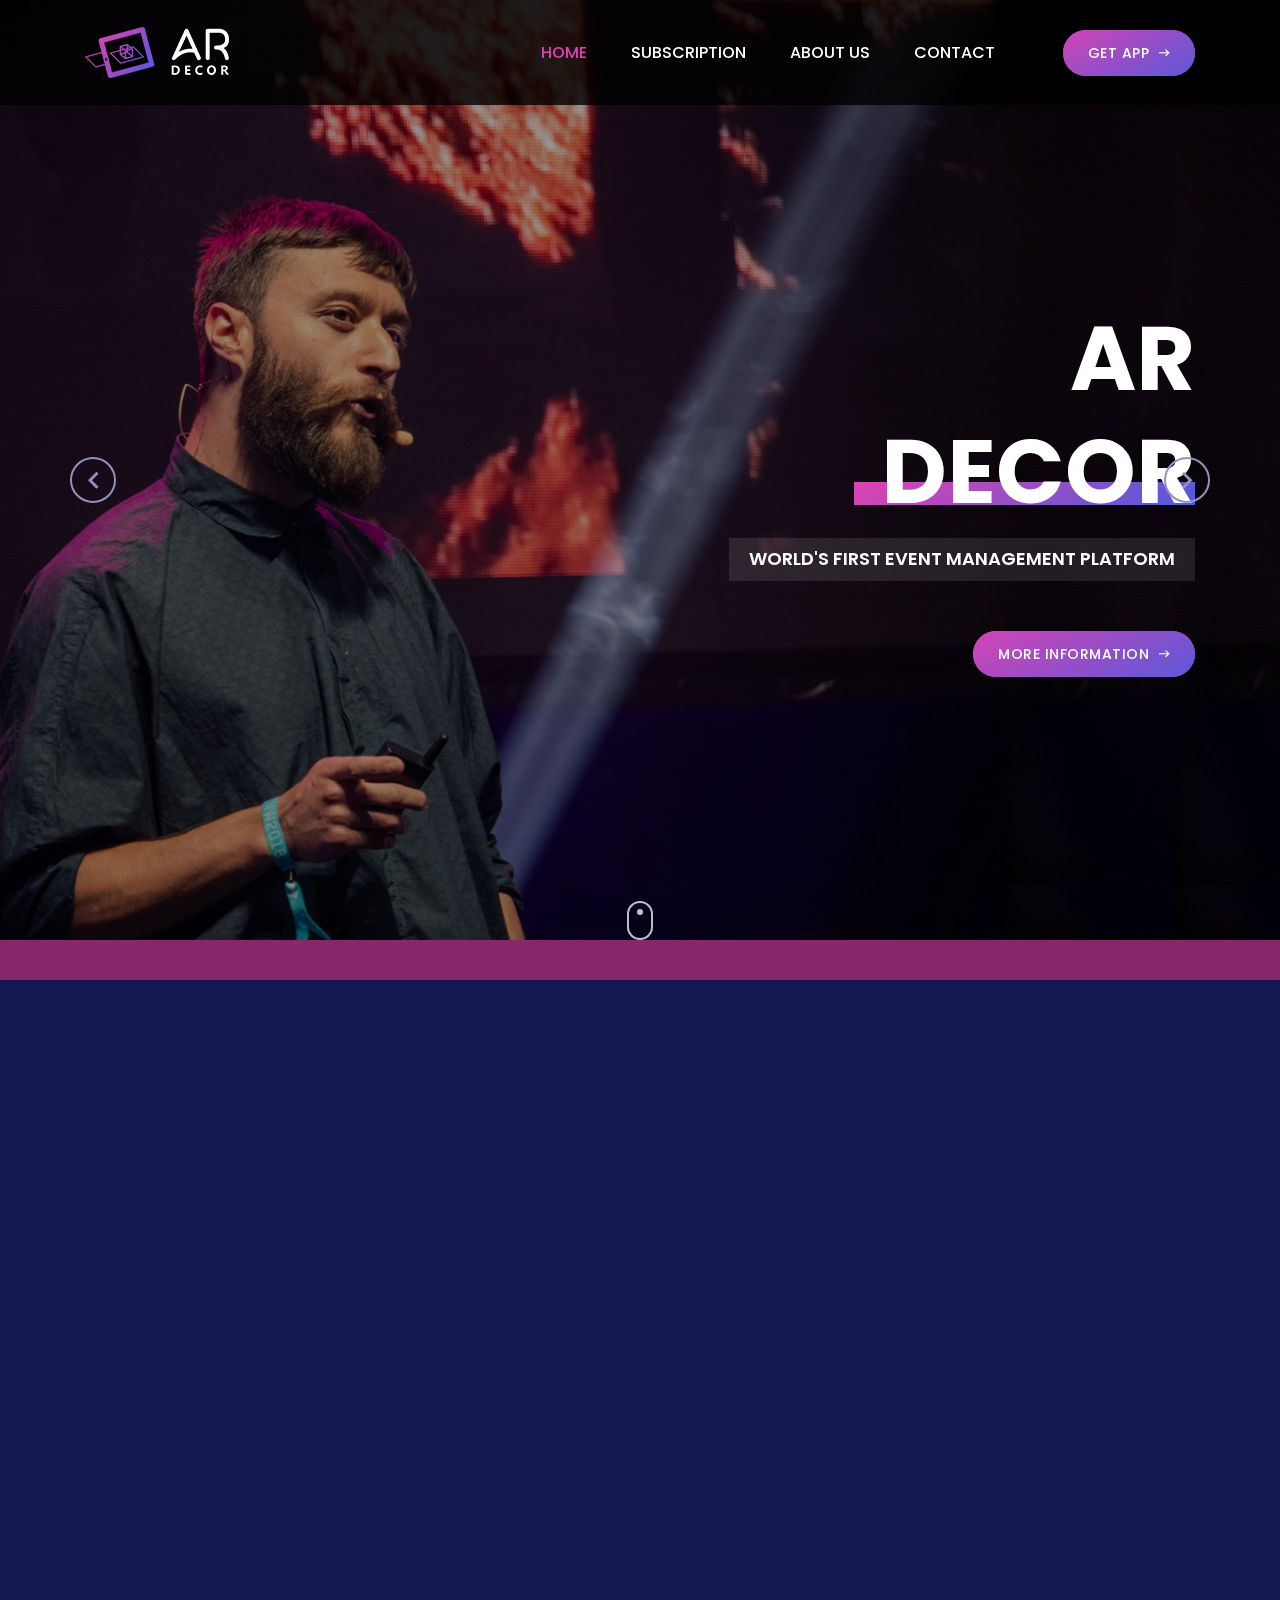
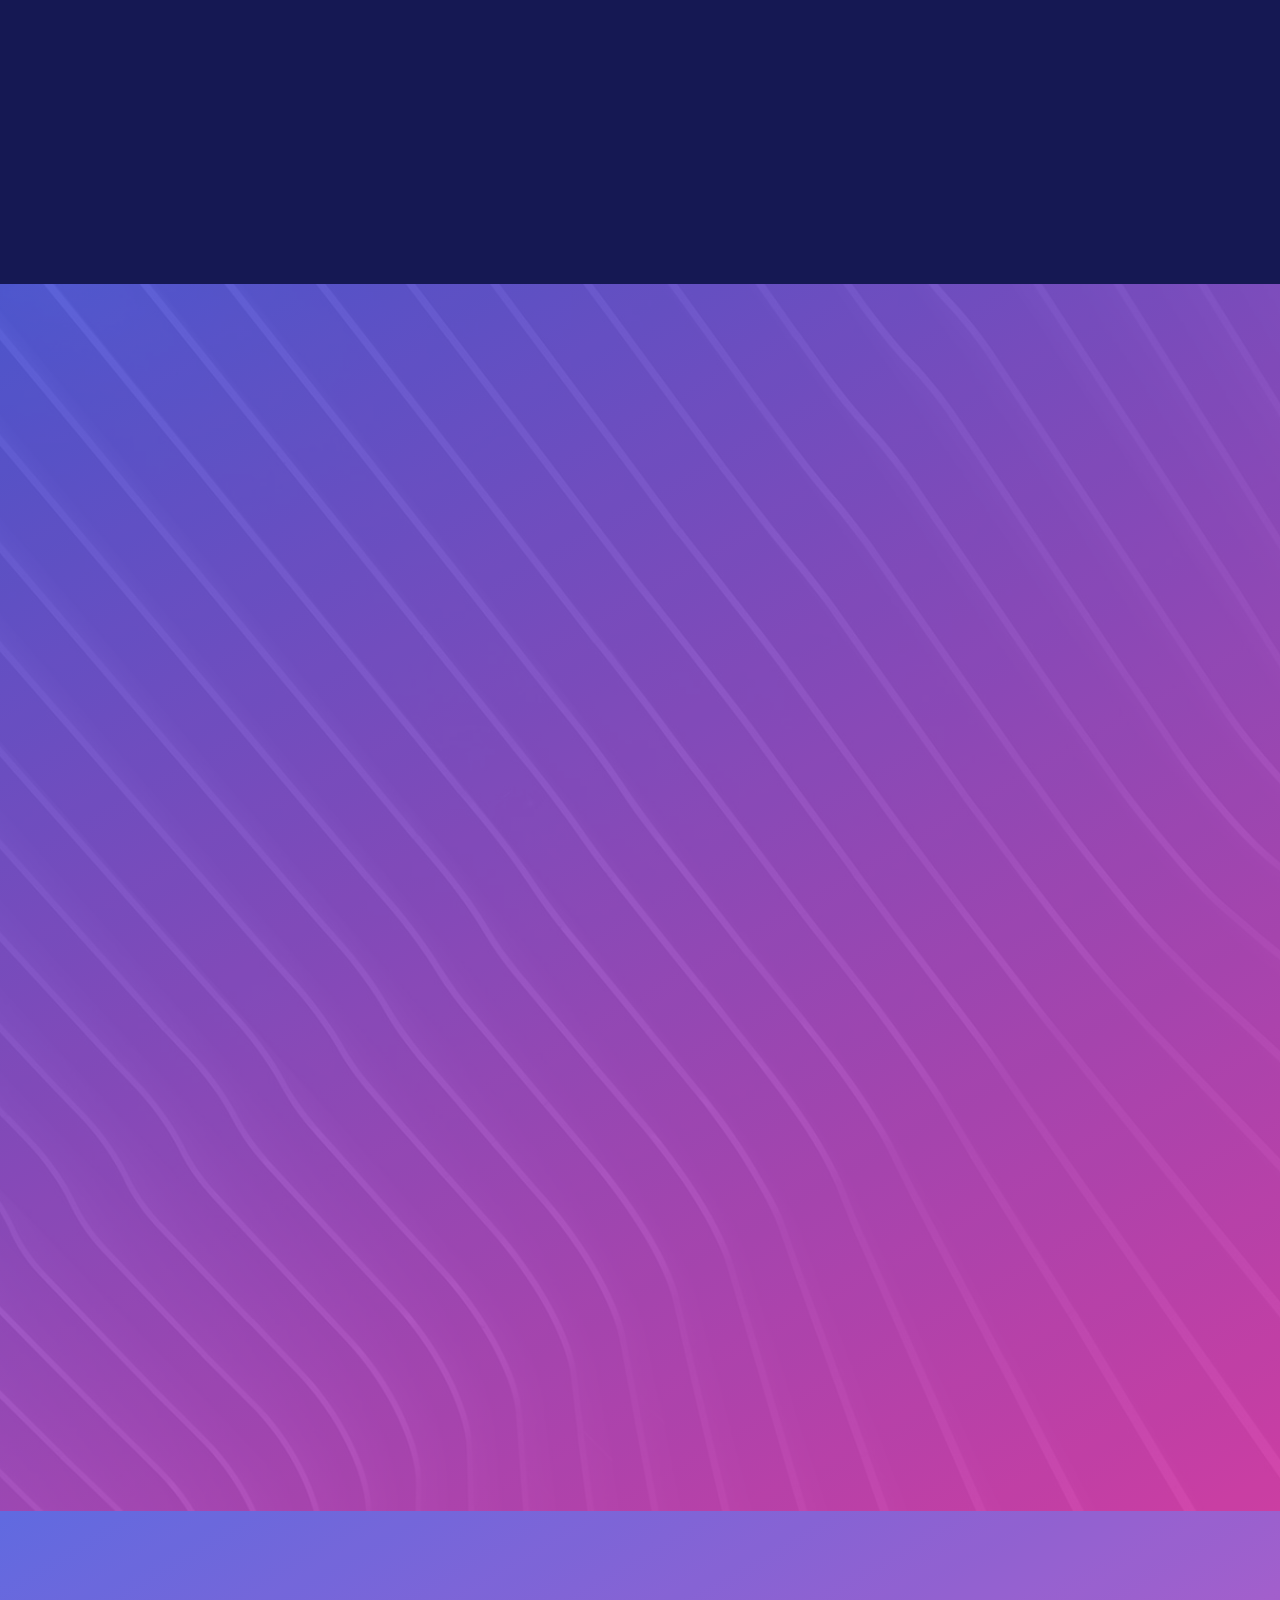
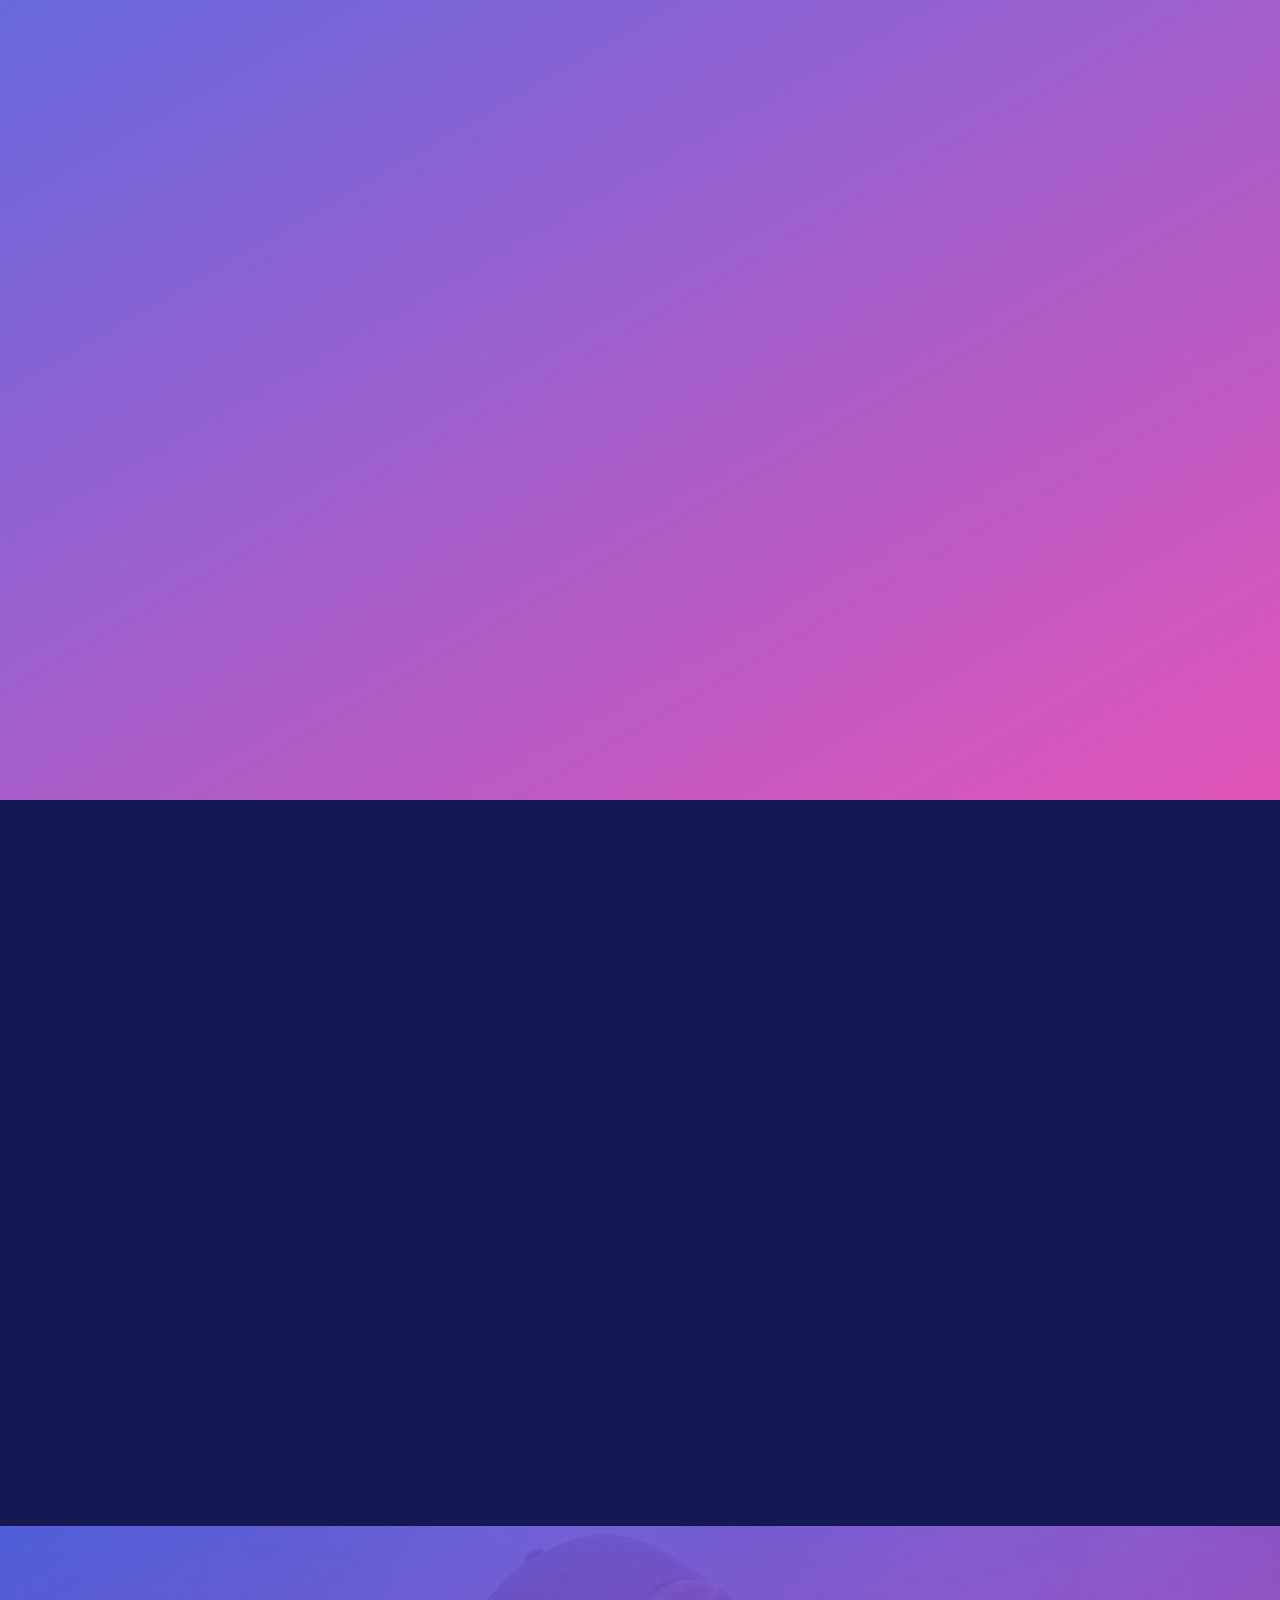
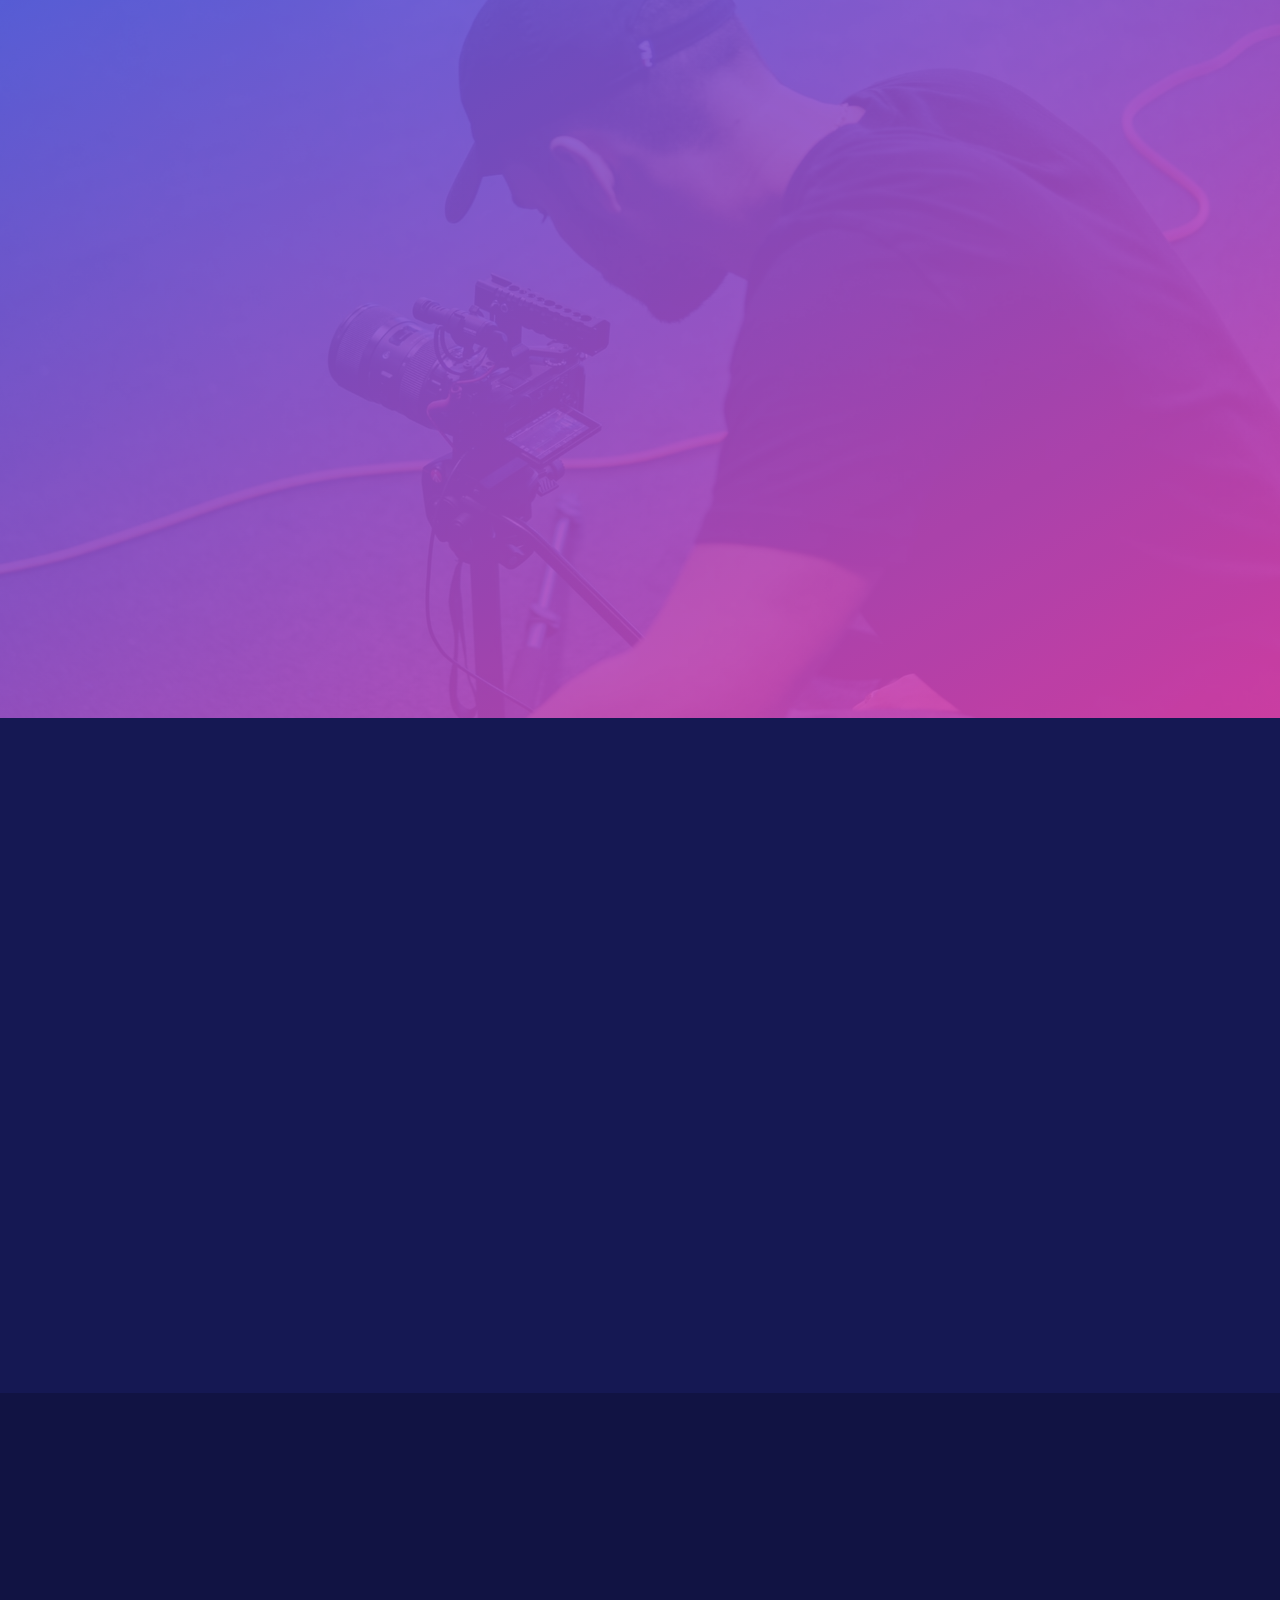
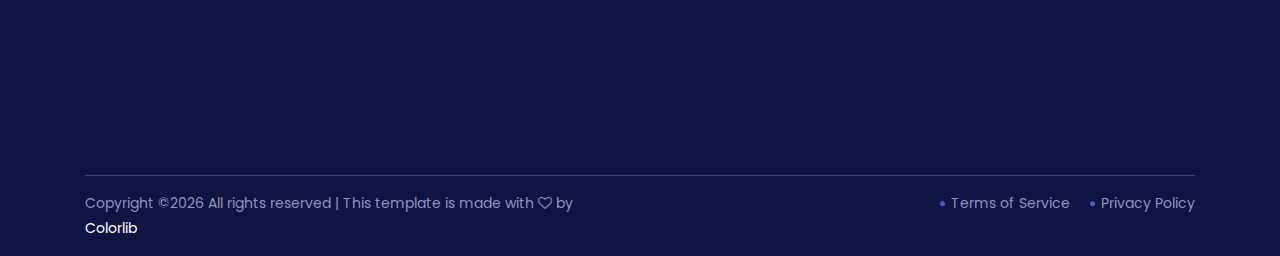
<file: index.html>
<!DOCTYPE html>
<html lang="en">

<head>
    <meta charset="UTF-8">
    <meta name="description" content="">
    <meta http-equiv="X-UA-Compatible" content="IE=edge">
    <meta name="viewport" content="width=device-width, initial-scale=1, shrink-to-fit=no">

    <!-- Title -->
    <title>AR Decor - Home Page</title>

    <!-- Favicon -->
    <link rel="icon" href="./img/core-img/favicon.png">

    <!-- Stylesheet -->
    <link rel="stylesheet" href="style.css">

</head>

<body>
    <!-- Preloader -->
    <div id="preloader">
        <div class="loader"></div>
    </div>
    <!-- /Preloader -->

    <!-- Header Area Start -->
    <header class="header-area">
        <div class="classy-nav-container breakpoint-off">
            <div class="container">
                <!-- Classy Menu -->
                <nav class="classy-navbar justify-content-between" id="conferNav">

                    <!-- Logo -->
                    <a class="nav-brand" href="./index.html"><img src="./img/core-img/logo.png" alt=""></a>

                    <!-- Navbar Toggler -->
                    <div class="classy-navbar-toggler">
                        <span class="navbarToggler"><span></span><span></span><span></span></span>
                    </div>

                    <!-- Menu -->
                    <div class="classy-menu">
                        <!-- Menu Close Button -->
                        <div class="classycloseIcon">
                            <div class="cross-wrap"><span class="top"></span><span class="bottom"></span></div>
                        </div>
                        <!-- Nav Start -->
                        <div class="classynav">
                            <ul id="nav">
                                <li class="active"><a href="index.html">Home</a></li>
                                <!--<li><a href="#">Pages</a>
                                    <ul class="dropdown">
                                        <li><a href="index.html">- Home</a></li>
                                        <li><a href="about.html">- About Us</a></li>
                                        <li><a href="speakers.html">- Speakears</a></li>
                                        <li><a href="schedule.html">- Schedule</a></li>
                                        <li><a href="tickets.html">- Tickets</a></li>
                                        <li><a href="blog.html">- Blog</a></li>
                                        <li><a href="single-blog.html">- Single Blog</a></li>
                                        <li><a href="contact.html">- Contact</a></li>
                                        <li><a href="#">- Dropdown</a>
                                            <ul class="dropdown">
                                                <li><a href="#">- Dropdown Item</a></li>
                                                <li><a href="#">- Dropdown Item</a></li>
                                                <li><a href="#">- Dropdown Item</a></li>
                                                <li><a href="#">- Dropdown Item</a></li>
                                            </ul>
                                        </li>
                                    </ul>
                                </li>
                                <li><a href="speakers.html">Speakears</a></li>
                                <li><a href="blog.html">Blog</a></li>-->
                                <li><a href="tickets.html">Subscription</a></li>
                                <li><a href="about.html">About Us</a></li>
                                <li><a href="contact.html">Contact</a></li>
                            </ul>

                            <!-- Get Tickets Button -->
                            <a href="#" class="btn confer-btn mt-3 mt-lg-0 ml-3 ml-lg-5">Get App <i class="zmdi zmdi-long-arrow-right"></i></a>
                        </div>
                        <!-- Nav End -->
                    </div>
                </nav>
            </div>
        </div>
    </header>
    <!-- Header Area End -->

    <!-- Welcome Area Start -->
    <section class="welcome-area">
        <div class="welcome-slides owl-carousel">
            <!-- Single Slide -->
            <div class="single-welcome-slide bg-img bg-overlay jarallax" style="background-image: url(img/bg-img/1.jpg);">
                <div class="container h-100">
                    <div class="row h-100 align-items-center">
                        <!-- Welcome Text -->
                        <div class="col-12">
                            <div class="welcome-text text-right">
                                <h2 data-animation="fadeInUp" data-delay="300ms">AR <br>DECOR</h2>
                                <h6 data-animation="fadeInUp" data-delay="500ms">World's First Event Management Platform</h6>
                                <div class="hero-btn-group" data-animation="fadeInUp" data-delay="700ms">
                                    <a href="#" class="btn confer-btn">More Information <i class="zmdi zmdi-long-arrow-right"></i></a>
                                </div>
                            </div>
                        </div>
                    </div>
                </div>
            </div>

            <!-- Single Slide -->
            <div class="single-welcome-slide bg-img bg-overlay jarallax" style="background-image: url(img/bg-img/45.jpg);">
                <div class="container h-100">
                    <div class="row h-100 align-items-center">
                        <!-- Welcome Text -->
                        <div class="col-12">
                            <div class="welcome-text-two text-center">
                                <h5 data-animation="fadeInUp" data-delay="100ms">The event consistently</h5>
                                <h2 data-animation="fadeInUp" data-delay="300ms">OSHA Compliance</h2>
                                <!-- Event Meta -->
                                <div class="event-meta" data-animation="fadeInUp" data-delay="500ms">
                                    <a class="event-date" href="#"><i class="zmdi zmdi-account"></i> January 14, 2019</a>
                                    <a class="event-author" href="#"><i class="zmdi zmdi-alarm-check"></i> Laura Green</a>
                                </div>
                                <div class="hero-btn-group" data-animation="fadeInUp" data-delay="700ms">
                                    <a href="#" class="btn confer-btn m-2">View more <i class="zmdi zmdi-long-arrow-right"></i></a>
                                    <a href="#" class="btn confer-btn m-2">Get Tickets <i class="zmdi zmdi-long-arrow-right"></i></a>
                                </div>
                            </div>
                        </div>
                    </div>
                </div>
            </div>
        </div>

        <!-- Scroll Icon -->
        <div class="icon-scroll" id="scrollDown"></div>
    </section>
    <!-- Welcome Area End -->

    <!-- About Us And Countdown Area Start -->
    <section class="about-us-countdown-area section-padding-100-0" id="about">
        <div class="container">
            <div class="row align-items-center">
                <!-- About Content -->
                <div class="col-12 col-md-6">
                    <div class="about-content-text mb-80">
                        <h6 class="wow fadeInUp" data-wow-delay="300ms">About AR Decor</h6>
                        <h3 class="wow fadeInUp" data-wow-delay="300ms">Welcome to the AR Decor Platform</h3>
                        <p class="wow fadeInUp" data-wow-delay="300ms">The Project Management is a platform to learn expert techniques for building successful project teams, creating efficient plans and implementing effective tracking measures to ensure your projects come in on deadline and on budget. In one fast-paced, well-designed day, we’ll cover all the essential elements of project management.</p>
                        <a href="#" class="btn confer-btn mt-50 wow fadeInUp" data-wow-delay="300ms">Interested <i class="zmdi zmdi-long-arrow-right"></i></a>
                    </div>
                </div>

                <!-- About Thumb -->
                <div class="col-12 col-md-6">
                    <div class="about-thumb mb-80 wow fadeInUp" data-wow-delay="300ms">
                        <img src="img/bg-img/2.png" alt="">
                    </div>
                </div>
            </div>
        </div>

        <!-- Counter Up Area -->
        <div class="countdown-up-area">
            <div class="container">
                <div class="row align-items-center">
                    <div class="col-12 col-md-3">
                        <!-- Countdown Text -->
                        <div class="countdown-content-text mb-100 wow fadeInUp" data-wow-delay="300ms">
                            <h6>Event Date</h6>
                            <h4>Count Every Second Until Your Event</h4>
                        </div>
                    </div>

                    <div class="col-12 col-md-9">
                        <div class="countdown-timer mb-100 wow fadeInUp" data-wow-delay="300ms">
                            <div id="clock"></div>
                        </div>
                    </div>
                </div>
            </div>
        </div>
    </section>
    <!-- About Us And Countdown Area End -->

    <!-- Our Speakings Area Start -->
    <section class="our-speaker-area bg-img bg-gradient-overlay section-padding-100-60" style="background-image: url(img/bg-img/3.jpg);">
        <div class="container">
            <div class="row">
                <!-- Heading -->
                <div class="col-12">
                    <div class="section-heading text-center wow fadeInUp" data-wow-delay="300ms">
                        <p>Our Family</p>
                        <h4>AR Decor's Members</h4>
                    </div>
                </div>
            </div>

            <div class="row">
                <!-- Single Speaker Area -->
                <div class="col-12 col-md-6 col-lg-4">
                    <div class="single-speaker-area bg-gradient-overlay-2 wow fadeInUp" data-wow-delay="300ms">
                        <!-- Thumb -->
                        <div class="speaker-single-thumb">
                            <img src="img/bg-img/4.jpg" alt="">
                        </div>
                        <!-- Social Info -->
                        <div class="social-info">
                            <a href="#"><i class="zmdi zmdi-facebook"></i></a>
                            <a href="#"><i class="zmdi zmdi-instagram"></i></a>
                            <a href="#"><i class="zmdi zmdi-twitter"></i></a>
                            <a href="#"><i class="zmdi zmdi-linkedin"></i></a>
                        </div>
                        <!-- Info -->
                        <div class="speaker-info">
                            <h5>Albert Barnes</h5>
                            <p>Founder</p>
                        </div>
                    </div>
                </div>

                <!-- Single Speaker Area -->
                <div class="col-12 col-md-6 col-lg-4">
                    <div class="single-speaker-area bg-gradient-overlay-2 wow fadeInUp" data-wow-delay="300ms">
                        <!-- Thumb -->
                        <div class="speaker-single-thumb">
                            <img src="img/bg-img/5.jpg" alt="">
                        </div>
                        <!-- Social Info -->
                        <div class="social-info">
                            <a href="#"><i class="zmdi zmdi-facebook"></i></a>
                            <a href="#"><i class="zmdi zmdi-instagram"></i></a>
                            <a href="#"><i class="zmdi zmdi-twitter"></i></a>
                            <a href="#"><i class="zmdi zmdi-linkedin"></i></a>
                        </div>
                        <!-- Info -->
                        <div class="speaker-info">
                            <h5>Patricia Stanley</h5>
                            <p>Product Lead</p>
                        </div>
                    </div>
                </div>

                <!-- Single Speaker Area -->
                <div class="col-12 col-md-6 col-lg-4">
                    <div class="single-speaker-area bg-gradient-overlay-2 wow fadeInUp" data-wow-delay="300ms">
                        <!-- Thumb -->
                        <div class="speaker-single-thumb">
                            <img src="img/bg-img/6.jpg" alt="">
                        </div>
                        <!-- Social Info -->
                        <div class="social-info">
                            <a href="#"><i class="zmdi zmdi-facebook"></i></a>
                            <a href="#"><i class="zmdi zmdi-instagram"></i></a>
                            <a href="#"><i class="zmdi zmdi-twitter"></i></a>
                            <a href="#"><i class="zmdi zmdi-linkedin"></i></a>
                        </div>
                        <!-- Info -->
                        <div class="speaker-info">
                            <h5>Evelyn Stone</h5>
                            <p>Photographer</p>
                        </div>
                    </div>
                </div>

                <!-- Single Speaker Area -->
                <div class="col-12 col-md-6 col-lg-4">
                    <div class="single-speaker-area bg-gradient-overlay-2 wow fadeInUp" data-wow-delay="300ms">
                        <!-- Thumb -->
                        <div class="speaker-single-thumb">
                            <img src="img/bg-img/7.jpg" alt="">
                        </div>
                        <!-- Social Info -->
                        <div class="social-info">
                            <a href="#"><i class="zmdi zmdi-facebook"></i></a>
                            <a href="#"><i class="zmdi zmdi-instagram"></i></a>
                            <a href="#"><i class="zmdi zmdi-twitter"></i></a>
                            <a href="#"><i class="zmdi zmdi-linkedin"></i></a>
                        </div>
                        <!-- Info -->
                        <div class="speaker-info">
                            <h5>Evelyn Stone</h5>
                            <p>Photographer</p>
                        </div>
                    </div>
                </div>

                <!-- Single Speaker Area -->
                <div class="col-12 col-md-6 col-lg-4">
                    <div class="single-speaker-area bg-gradient-overlay-2 wow fadeInUp" data-wow-delay="300ms">
                        <!-- Thumb -->
                        <div class="speaker-single-thumb">
                            <img src="img/bg-img/8.jpg" alt="">
                        </div>
                        <!-- Social Info -->
                        <div class="social-info">
                            <a href="#"><i class="zmdi zmdi-facebook"></i></a>
                            <a href="#"><i class="zmdi zmdi-instagram"></i></a>
                            <a href="#"><i class="zmdi zmdi-twitter"></i></a>
                            <a href="#"><i class="zmdi zmdi-linkedin"></i></a>
                        </div>
                        <!-- Info -->
                        <div class="speaker-info">
                            <h5>Susan Hopkins</h5>
                            <p>UX Manager</p>
                        </div>
                    </div>
                </div>

                <!-- Single Speaker Area -->
                <div class="col-12 col-md-6 col-lg-4">
                    <div class="single-speaker-area bg-gradient-overlay-2 wow fadeInUp" data-wow-delay="300ms">
                        <!-- Thumb -->
                        <div class="speaker-single-thumb">
                            <img src="img/bg-img/9.jpg" alt="">
                        </div>
                        <!-- Social Info -->
                        <div class="social-info">
                            <a href="#"><i class="zmdi zmdi-facebook"></i></a>
                            <a href="#"><i class="zmdi zmdi-instagram"></i></a>
                            <a href="#"><i class="zmdi zmdi-twitter"></i></a>
                            <a href="#"><i class="zmdi zmdi-linkedin"></i></a>
                        </div>
                        <!-- Info -->
                        <div class="speaker-info">
                            <h5>Michael Fowler</h5>
                            <p>Product Design</p>
                        </div>
                    </div>
                </div>

                <div class="col-12">
                    <div class="more-speaker-btn text-center mt-20 mb-40 wow fadeInUp" data-wow-delay="300ms">
                        <a class="btn confer-btn-white" href="#">view all Speaker <i class="zmdi zmdi-long-arrow-right"></i></a>
                    </div>
                </div>
            </div>
        </div>
    </section>
    <!-- Our Speakings Area End -->

    <!-- Our Schedule Area Start -->
    
    <!-- Our Schedule Area End -->

    <!-- Our Ticket Pricing Table Area Start -->
    <section class="our-ticket-pricing-table-area bg-img bg-gradient-overlay section-padding-100-0 jarallax" style="background-image: url(img/bg-img/14.jpg);">
        <div class="container">
            <div class="row">
                <!-- Heading -->
                <div class="col-12">
                    <div class="section-heading text-center wow fadeInUp" data-wow-delay="300ms">
                        <p>Choose a Ticket</p>
                        <h4>Ticket Pricing</h4>
                    </div>
                </div>
            </div>

            <div class="row">
                <!-- Single Ticket Pricing Table -->
                <div class="col-12 col-lg-4">
                    <div class="single-ticket-pricing-table text-center mb-100 wow fadeInUp" data-wow-delay="300ms">
                        <h6 class="ticket-plan">1 day pass</h6>
                        <!-- Ticket Icon -->
                        <div class="ticket-icon">
                            <img src="img/core-img/p1.png" alt="">
                        </div>
                        <h2 class="ticket-price"><span>$</span>59</h2>
                        <a href="#" class="btn confer-btn w-100 mb-30">Get Tickets <i class="zmdi zmdi-long-arrow-right"></i></a>
                        <!-- Ticket Pricing Table Details -->
                        <div class="ticket-pricing-table-details">
                            <p><i class="zmdi zmdi-check"></i> One Day Conference Ticket</p>
                            <p><i class="zmdi zmdi-check"></i> Coffee-break</p>
                            <p><i class="zmdi zmdi-check"></i> Lunch and Networking</p>
                            <p><i class="zmdi zmdi-check"></i> Keynote talk</p>
                            <p><i class="zmdi zmdi-check"></i> Talk to the Editors Session</p>
                        </div>
                    </div>
                </div>

                <!-- Single Ticket Pricing Table -->
                <div class="col-12 col-md-6 col-lg-4">
                    <div class="single-ticket-pricing-table active text-center mb-100 wow fadeInUp" data-wow-delay="300ms">
                        <h6 class="ticket-plan">Full pass</h6>
                        <!-- Ticket Icon -->
                        <div class="ticket-icon">
                            <img src="img/core-img/p2.png" alt="">
                        </div>
                        <h2 class="ticket-price"><span>$</span>99</h2>
                        <a href="#" class="btn confer-btn w-100 mb-30">Get Tickets <i class="zmdi zmdi-long-arrow-right"></i></a>
                        <!-- Ticket Pricing Table Details -->
                        <div class="ticket-pricing-table-details">
                            <p><i class="zmdi zmdi-check"></i> One Day Conference Ticket</p>
                            <p><i class="zmdi zmdi-check"></i> Coffee-break</p>
                            <p><i class="zmdi zmdi-check"></i> Lunch and Networking</p>
                            <p><i class="zmdi zmdi-check"></i> Keynote talk</p>
                            <p><i class="zmdi zmdi-check"></i> Talk to the Editors Session</p>
                        </div>
                    </div>
                </div>

                <!-- Single Ticket Pricing Table -->
                <div class="col-12 col-md-6 col-lg-4">
                    <div class="single-ticket-pricing-table text-center mb-100 wow fadeInUp" data-wow-delay="300ms">
                        <h6 class="ticket-plan">Group pass</h6>
                        <!-- Ticket Icon -->
                        <div class="ticket-icon">
                            <img src="img/core-img/p3.png" alt="">
                        </div>
                        <h2 class="ticket-price"><span>$</span>199</h2>
                        <a href="#" class="btn confer-btn w-100 mb-30">Get Tickets <i class="zmdi zmdi-long-arrow-right"></i></a>
                        <!-- Ticket Pricing Table Details -->
                        <div class="ticket-pricing-table-details">
                            <p><i class="zmdi zmdi-check"></i> One Day Conference Ticket</p>
                            <p><i class="zmdi zmdi-check"></i> Coffee-break</p>
                            <p><i class="zmdi zmdi-check"></i> Lunch and Networking</p>
                            <p><i class="zmdi zmdi-check"></i> Keynote talk</p>
                            <p><i class="zmdi zmdi-check"></i> Talk to the Editors Session</p>
                        </div>
                    </div>
                </div>
            </div>
        </div>
    </section>
    <!-- Our Ticket Pricing Table Area End -->

    <!-- Our Sponsor And Client Area Start -->
    <section class="our-sponsor-client-area section-padding-100">
        <div class="container">
            <div class="row">
                <!-- Heading -->
                <div class="col-12">
                    <div class="section-heading-2 text-center wow fadeInUp" data-wow-delay="300ms">
                        <p>Partners &amp; Sponsors</p>
                        <h4>OFFICIAL SPONSOR</h4>
                    </div>
                </div>
            </div>

            <div class="row">
                <!--
                    <div class="col-12">
                        !-- Our Sponsor area --
                        <div class="our-sponsor-area d-flex flex-wrap">
                            !-- Single Sponsor --
                            <div class="single-sponsor wow fadeInUp" data-wow-delay="300ms">
                                <a href="#"><img src="img/core-img/p-1.png" alt=""></a>
                            </div>
                            !-- Single Sponsor --
                            <div class="single-sponsor wow fadeInUp" data-wow-delay="300ms">
                                <a href="#"><img src="img/core-img/p-2.png" alt=""></a>
                            </div>
                            !-- Single Sponsor --
                            <div class="single-sponsor wow fadeInUp" data-wow-delay="300ms">
                                <a href="#"><img src="img/core-img/p-3.png" alt=""></a>
                            </div>
                            !-- Single Sponsor --
                            <div class="single-sponsor wow fadeInUp" data-wow-delay="300ms">
                                <a href="#"><img src="img/core-img/p-4.png" alt=""></a>
                            </div>
                            !-- Single Sponsor --
                            <div class="single-sponsor wow fadeInUp" data-wow-delay="300ms">
                                <a href="#"><img src="img/core-img/p-5.png" alt=""></a>
                            </div>
                            !-- Single Sponsor --
                            <div class="single-sponsor wow fadeInUp" data-wow-delay="300ms">
                                <a href="#"><img src="img/core-img/p-6.png" alt=""></a>
                            </div>
                            !-- Single Sponsor --
                            <div class="single-sponsor wow fadeInUp" data-wow-delay="300ms">
                                <a href="#"><img src="img/core-img/p-7.png" alt=""></a>
                            </div>
                            !-- Single Sponsor --
                            <div class="single-sponsor wow fadeInUp" data-wow-delay="300ms">
                                <a href="#"><img src="img/core-img/p-8.png" alt=""></a>
                            </div>
                        </div>
                    </div>
                -->

                <!-- Our client area -->
                <div class="col-12">
                    <div class="our-client-area mt-100 wow fadeInUp" data-wow-delay="300ms">
                        <!-- client Slider -->
                        <div class="client-area owl-carousel">
                            <!-- Single client Slider -->
                            <div class="single-client-content">
                                <!-- Single client Text -->
                                <div class="single-client-text">
                                    <p>Lorem ipsum dolor sit amet, consectetur adipiscing elit, sed do eiusmod tempor incididunt ut labore et dolore magna aliqua. Ut enim ad minim veniam, quis nostrud exercitation ullamco laboris.</p>
                                    <!-- Single client Thumb and info -->
                                    <div class="single-client-thumb-info d-flex align-items-center">
                                        <!-- Single client Thumb -->
                                        <div class="single-client-thumb">
                                            <img src="img/bg-img/15.jpg" alt="">
                                        </div>
                                        <!-- Single client Info -->
                                        <div class="client-info">
                                            <h6>Maria Hernandez</h6>
                                            <p>UX Manager</p>
                                        </div>
                                    </div>
                                </div>
                                <!-- Single client Icon -->
                                <div class="client-icon">
                                    <i class="zmdi zmdi-quote"></i>
                                </div>
                            </div>

                            <!-- Single client Slider -->
                            <div class="single-client-content">
                                <!-- Single client Text -->
                                <div class="single-client-text">
                                    <p>Lorem ipsum dolor sit amet, consectetur adipiscing elit, sed do eiusmod tempor incididunt ut labore et dolore magna aliqua. Ut enim ad minim veniam, quis nostrud exercitation ullamco laboris.</p>
                                    <!-- Single client Thumb and info -->
                                    <div class="single-client-thumb-info d-flex align-items-center">
                                        <!-- Single client Thumb -->
                                        <div class="single-client-thumb">
                                            <img src="img/bg-img/16.jpg" alt="">
                                        </div>
                                        <!-- Single client Info -->
                                        <div class="client-info">
                                            <h6>Jacqueline Myers</h6>
                                            <p>UX Manager</p>
                                        </div>
                                    </div>
                                </div>
                                <!-- Single client Icon -->
                                <div class="client-icon">
                                    <i class="zmdi zmdi-quote"></i>
                                </div>
                            </div>

                            <!-- Single client Slider -->
                            <div class="single-client-content">
                                <!-- Single client Text -->
                                <div class="single-client-text">
                                    <p>Lorem ipsum dolor sit amet, consectetur adipiscing elit, sed do eiusmod tempor incididunt ut labore et dolore magna aliqua. Ut enim ad minim veniam, quis nostrud exercitation ullamco laboris.</p>
                                    <!-- Single client Thumb and info -->
                                    <div class="single-client-thumb-info d-flex align-items-center">
                                        <!-- Single client Thumb -->
                                        <div class="single-client-thumb">
                                            <img src="img/bg-img/15.jpg" alt="">
                                        </div>
                                        <!-- Single client Info -->
                                        <div class="client-info">
                                            <h6>Maria Hernandez</h6>
                                            <p>UX Manager</p>
                                        </div>
                                    </div>
                                </div>
                                <!-- Single client Icon -->
                                <div class="client-icon">
                                    <i class="zmdi zmdi-quote"></i>
                                </div>
                            </div>
                        </div>
                    </div>
                </div>
            </div>
        </div>
    </section>
    <!-- Our Sponsor And Client Area End -->

    <!-- Our Blog Area Start -->
    <section class="our-blog-area bg-img bg-gradient-overlay section-padding-100-60" style="background-image: url(img/bg-img/17.jpg);">
        <div class="container">
            <div class="row">
                <div class="col-12">
                    <!-- Heading -->
                    <div class="section-heading text-center wow fadeInUp" data-wow-delay="300ms">
                        <p>Our Blog</p>
                        <h4>Latest news</h4>
                    </div>
                </div>

                <!-- Single Blog Area -->
                <div class="col-12 col-md-6 col-lg-4">
                    <div class="single-blog-area wow fadeInUp" data-wow-delay="300ms">
                        <!-- Single blog Thumb -->
                        <div class="single-blog-thumb">
                            <img src="img/bg-img/18.jpg" alt="">
                        </div>
                        <div class="single-blog-text text-center">
                            <a class="blog-title" href="#">Street Food Convention</a>
                            <!-- Post Meta -->
                            <div class="post-meta">
                                <a class="post-date" href="#"><i class="zmdi zmdi-alarm-check"></i> January 14, 2019</a>
                                <a class="post-author" href="#"><i class="zmdi zmdi-account"></i> Laura Green</a>
                            </div>
                            <p>Street Food Convention will showcase products like Packed food, beef and lamb, street food.</p>
                        </div>
                        <div class="blog-btn">
                            <a href="#"><i class="zmdi zmdi-long-arrow-right"></i></a>
                        </div>
                    </div>
                </div>

                <!-- Single Blog Area -->
                <div class="col-12 col-md-6 col-lg-4">
                    <div class="single-blog-area wow fadeInUp" data-wow-delay="300ms">
                        <!-- Single blog Thumb -->
                        <div class="single-blog-thumb">
                            <img src="img/bg-img/19.jpg" alt="">
                        </div>
                        <div class="single-blog-text text-center">
                            <a class="blog-title" href="#">Tedx Moscow Conference</a>
                            <!-- Post Meta -->
                            <div class="post-meta">
                                <a class="post-date" href="#"><i class="zmdi zmdi-alarm-check"></i>January 14, 2019</a>
                                <a class="post-author" href="#"><i class="zmdi zmdi-account"></i>Laura Green</a>
                            </div>
                            <p>Street Food Convention will showcase products like Packed food, beef and lamb, street food.</p>
                        </div>
                        <div class="blog-btn">
                            <a href="#"><i class="zmdi zmdi-long-arrow-right"></i></a>
                        </div>
                    </div>
                </div>

                <!-- Single Blog Area -->
                <div class="col-12 col-md-6 col-lg-4">
                    <div class="single-blog-area wow fadeInUp" data-wow-delay="300ms">
                        <!-- Single blog Thumb -->
                        <div class="single-blog-thumb">
                            <img src="img/bg-img/20.jpg" alt="">
                        </div>
                        <div class="single-blog-text text-center">
                            <a class="blog-title" href="#">Los Angeles Institute</a>
                            <!-- Post Meta -->
                            <div class="post-meta">
                                <a class="post-date" href="#"><i class="zmdi zmdi-alarm-check"></i>January 14, 2019</a>
                                <a class="post-author" href="#"><i class="zmdi zmdi-account"></i>Laura Green</a>
                            </div>
                            <p>Street Food Convention will showcase products like Packed food, beef and lamb, street food.</p>
                        </div>
                        <div class="blog-btn">
                            <a href="#"><i class="zmdi zmdi-long-arrow-right"></i></a>
                        </div>
                    </div>
                </div>

            </div>
        </div>
    </section>
    <!-- Our Blog Area End -->

    <!-- Contact Area Start -->
    <section class="contact-our-area section-padding-100-0">
        <div class="container">
            <div class="row">
                <!-- Heading -->
                <div class="col-12">
                    <div class="section-heading-2 text-center wow fadeInUp" data-wow-delay="300ms">
                        <p>Have Question?</p>
                        <h4>Contact us</h4>
                    </div>
                </div>
            </div>

            <div class="row justify-content-between">
                <div class="col-12 col-sm-3">
                    <div class="contact-information mb-100">
                        <!-- Single Contact Info -->
                        <div class="single-contact-info wow fadeInUp" data-wow-delay="300ms">
                            <p>Address:</p>
                            <h6>Linux World, Jaipur</h6>
                        </div>
                        <!-- Single Contact Info -->
                        <div class="single-contact-info wow fadeInUp" data-wow-delay="300ms">
                            <p>Phone:</p>
                            <h6>(+91) 8239540487</h6>
                        </div>
                        <!-- Single Contact Info -->
                        <div class="single-contact-info wow fadeInUp" data-wow-delay="300ms">
                            <p>Email:</p>
                            <h6>ardecorindia@gmail.com</h6>
                        </div>
                        <!-- Single Contact Info -->
                        <div class="single-contact-info wow fadeInUp" data-wow-delay="300ms">
                            <p>Website:</p>
                            <h6>www.ardecor.in</h6>
                        </div>
                    </div>
                </div>

                <div class="col-12 col-sm-8">
                    <!-- Contact Form -->
                    <div class="contact_from_area mb-100 clearfix wow fadeInUp" data-wow-delay="300ms">
                        <div class="contact_form">
                            <form action="mail.php" method="post" id="main_contact_form">
                                <div class="contact_input_area">
                                    <div id="success_fail_info"></div>
                                    <div class="row">
                                        <!-- Form Group -->
                                        <div class="col-12 col-lg-6">
                                            <div class="form-group">
                                                <input type="text" class="form-control mb-30" name="name" id="name" placeholder="Your Name">
                                            </div>
                                        </div>
                                        <!-- Form Group -->
                                        <div class="col-12 col-lg-6">
                                            <div class="form-group">
                                                <input type="text" class="form-control mb-30" name="name" id="name2" placeholder="Last Name">
                                            </div>
                                        </div>
                                        <!-- Form Group -->
                                        <div class="col-12 col-lg-6">
                                            <div class="form-group">
                                                <input type="email" class="form-control mb-30" name="email" id="email" placeholder="E-mail">
                                            </div>
                                        </div>
                                        <!-- Form Group -->
                                        <div class="col-12 col-lg-6">
                                            <div class="form-group">
                                                <input type="text" class="form-control mb-30" name="subject" id="subject" placeholder="Your Number">
                                            </div>
                                        </div>
                                        <!-- Form Group -->
                                        <div class="col-12">
                                            <div class="form-group">
                                                <textarea name="message" class="form-control mb-30" id="message" cols="30" rows="6" placeholder="Your Message *"></textarea>
                                            </div>
                                        </div>
                                        <!-- Button -->
                                        <div class="col-12">
                                            <button type="submit" class="btn confer-btn">Send Message <i class="zmdi zmdi-long-arrow-right"></i></button>
                                        </div>
                                    </div>
                                </div>
                            </form>
                        </div>
                    </div>
                </div>
            </div>
        </div>
    </section>
    <!-- Contact Area End -->

    <!-- Footer Area Start -->
    <footer class="footer-area bg-img bg-overlay-2 section-padding-100-0">
        <!-- Main Footer Area -->
        <div class="main-footer-area">
            <div class="container">
                <div class="row">
                    <!-- Single Footer Widget Area -->
                    <div class="col-12 col-sm-6 col-lg-3">
                        <div class="single-footer-widget mb-60 wow fadeInUp" data-wow-delay="300ms">
                            <!-- Footer Logo -->
                            <a href="#" class="footer-logo"><img src="img/core-img/logo.png" alt=""></a>
                            <p>Differentiate your venue with an impressive augmented walk throughout your client’s specific choice.</p>

                            <!-- Social Info -->
                            <div class="social-info">
                                <a href="#"><i class="zmdi zmdi-facebook"></i></a>
                                <a href="#"><i class="zmdi zmdi-instagram"></i></a>
                                <a href="#"><i class="zmdi zmdi-twitter"></i></a>
                                <a href="#"><i class="zmdi zmdi-linkedin"></i></a>
                            </div>
                        </div>
                    </div>

                    <!-- Single Footer Widget Area -->
                    <div class="col-12 col-sm-6 col-lg-3">
                        <div class="single-footer-widget mb-60 wow fadeInUp" data-wow-delay="300ms">
                            <!-- Widget Title -->
                            <h5 class="widget-title">Contact</h5>

                            <!-- Contact Area -->
                            <div class="footer-contact-info">
                                <p><i class="zmdi zmdi-map"></i> Linux World, Jaipur</p>
                                <p><i class="zmdi zmdi-phone"></i> (+91) 8239540487</p>
                                <p><i class="zmdi zmdi-email"></i> ardecorindia@gmail.com</p>
                                <p><i class="zmdi zmdi-globe"></i> www.ardecor.in</p>
                            </div>
                        </div>
                    </div>

                    <!-- Single Footer Widget Area -->
                    <div class="col-12 col-sm-6 col-lg-3">
                        <div class="single-footer-widget mb-60 wow fadeInUp" data-wow-delay="300ms">
                            <!-- Widget Title -->
                            <h5 class="widget-title">Workshops</h5>

                            <!-- Footer Nav -->
                            <ul class="footer-nav">
                                <li><a href="#">OSHA Compliance</a></li>
                                <li><a href="#">Microsoft Excel Basics</a></li>
                                <li><a href="#">Forum Speaker Series</a></li>
                                <li><a href="#">Tedx Moscow Conference</a></li>
                            </ul>
                        </div>
                    </div>

                    <!-- Single Footer Widget Area -->
                    <div class="col-12 col-sm-6 col-lg-3">
                        <div class="single-footer-widget mb-60 wow fadeInUp" data-wow-delay="300ms">
                            <!-- Widget Title -->
                            <h5 class="widget-title">Gallery</h5>

                            <!-- Footer Gallery -->
                            <div class="footer-gallery">
                                <div class="row">
                                    <div class="col-4">
                                        <a href="img/bg-img/21.jpg" class="single-gallery-item"><img src="img/bg-img/21.jpg" alt=""></a>
                                    </div>
                                    <div class="col-4">
                                        <a href="img/bg-img/22.jpg" class="single-gallery-item"><img src="img/bg-img/22.jpg" alt=""></a>
                                    </div>
                                    <div class="col-4">
                                        <a href="img/bg-img/23.jpg" class="single-gallery-item"><img src="img/bg-img/23.jpg" alt=""></a>
                                    </div>
                                    <div class="col-4">
                                        <a href="img/bg-img/24.jpg" class="single-gallery-item"><img src="img/bg-img/24.jpg" alt=""></a>
                                    </div>
                                    <div class="col-4">
                                        <a href="img/bg-img/25.jpg" class="single-gallery-item"><img src="img/bg-img/25.jpg" alt=""></a>
                                    </div>
                                    <div class="col-4">
                                        <a href="img/bg-img/26.jpg" class="single-gallery-item"><img src="img/bg-img/26.jpg" alt=""></a>
                                    </div>
                                </div>
                            </div>
                        </div>
                    </div>
                </div>
            </div>
        </div>

        <!-- Copywrite Area -->
        <div class="container">
            <div class="copywrite-content">
                <div class="row">
                    <!-- Copywrite Text -->
                    <div class="col-12 col-md-6">
                        <div class="copywrite-text">
                            <p><!-- Link back to Colorlib can't be removed. Template is licensed under CC BY 3.0. -->
Copyright &copy;<script>document.write(new Date().getFullYear());</script> All rights reserved | This template is made with <i class="fa fa-heart-o" aria-hidden="true"></i> by <a href="https://colorlib.com" target="_blank">Colorlib</a>
<!-- Link back to Colorlib can't be removed. Template is licensed under CC BY 3.0. --></p>
                        </div>
                    </div>
                    <!-- Footer Menu -->
                    <div class="col-12 col-md-6">
                        <div class="footer-menu">
                            <ul class="nav">
                                <li><a href="#"><i class="zmdi zmdi-circle"></i> Terms of Service</a></li>
                                <li><a href="#"><i class="zmdi zmdi-circle"></i> Privacy Policy</a></li>
                            </ul>
                        </div>
                    </div>
                </div>
            </div>
        </div>
    </footer>
    <!-- Footer Area End -->

    <!-- **** All JS Files ***** -->
    <!-- jQuery 2.2.4 -->
    <script src="js/jquery.min.js"></script>
    <!-- Popper -->
    <script src="js/popper.min.js"></script>
    <!-- Bootstrap -->
    <script src="js/bootstrap.min.js"></script>
    <!-- All Plugins -->
    <script src="js/confer.bundle.js"></script>
    <!-- Active -->
    <script src="js/default-assets/active.js"></script>

</body>

</html>
</file>
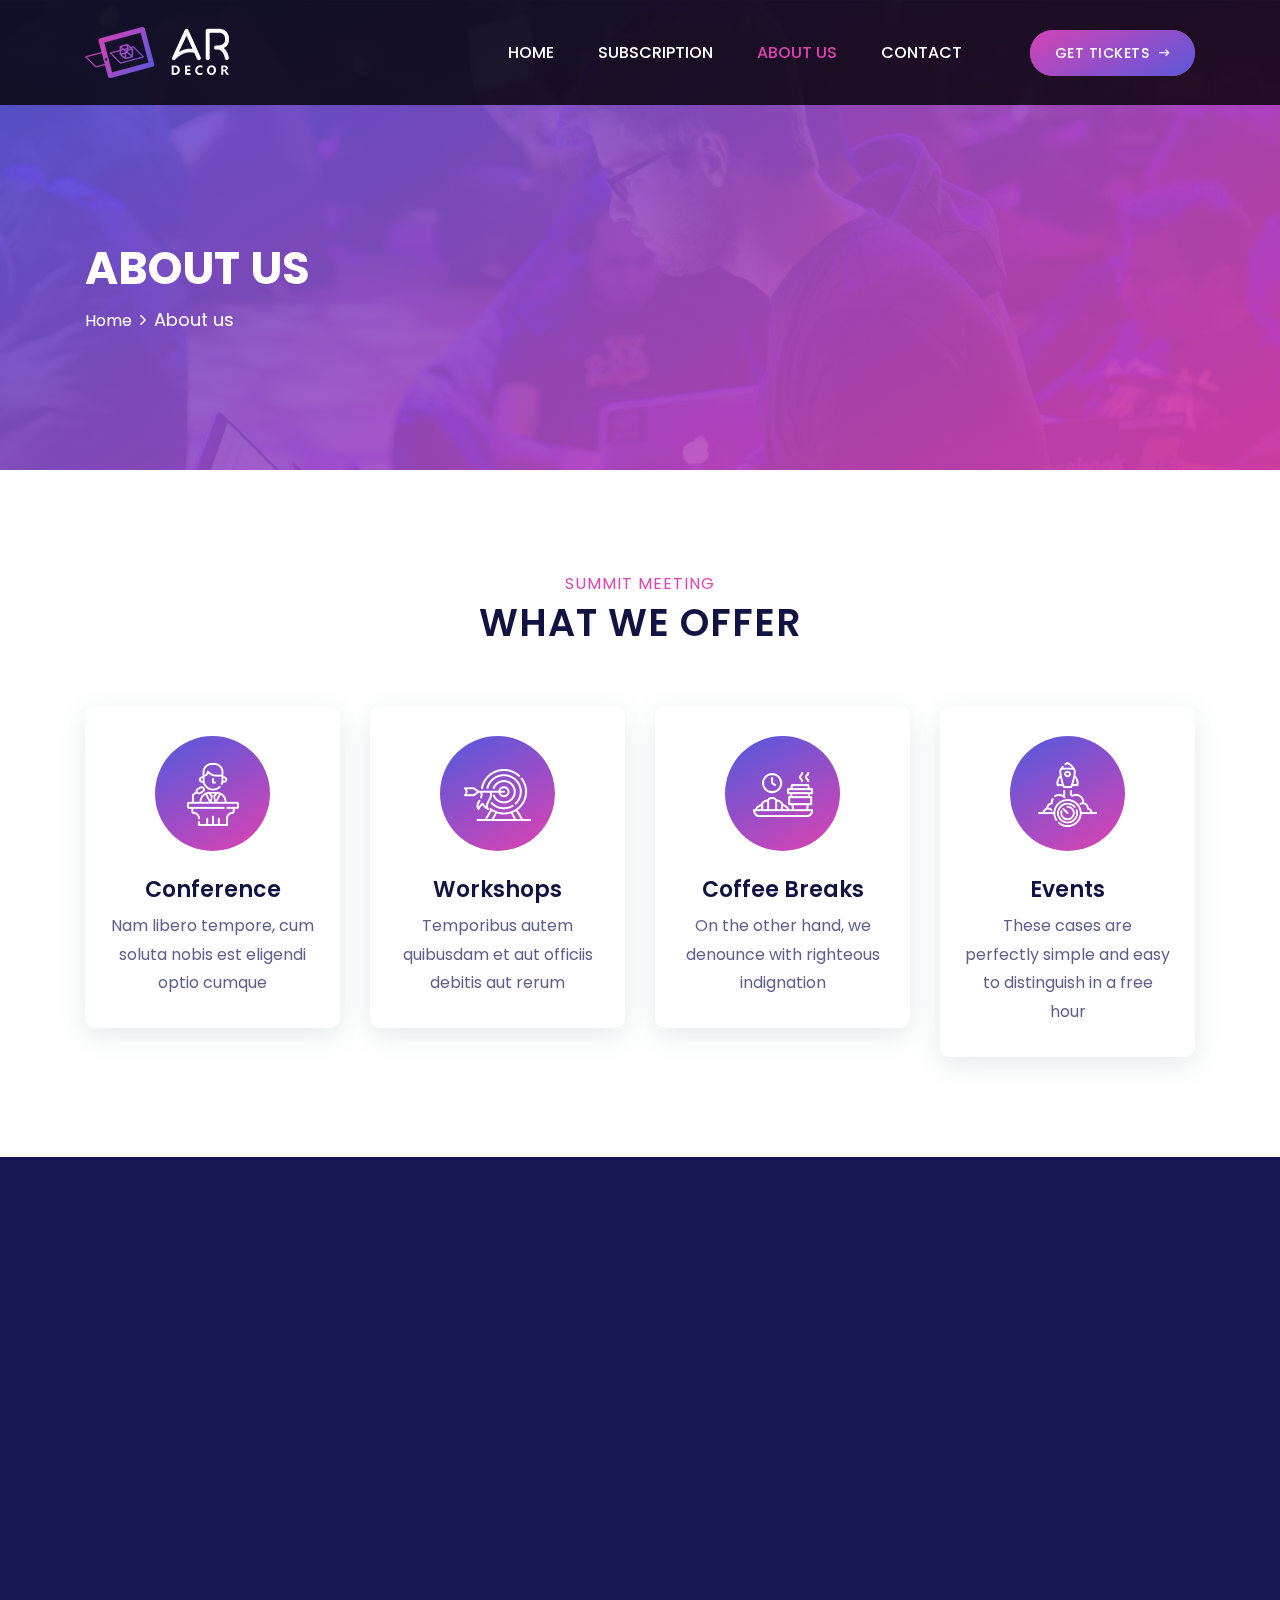
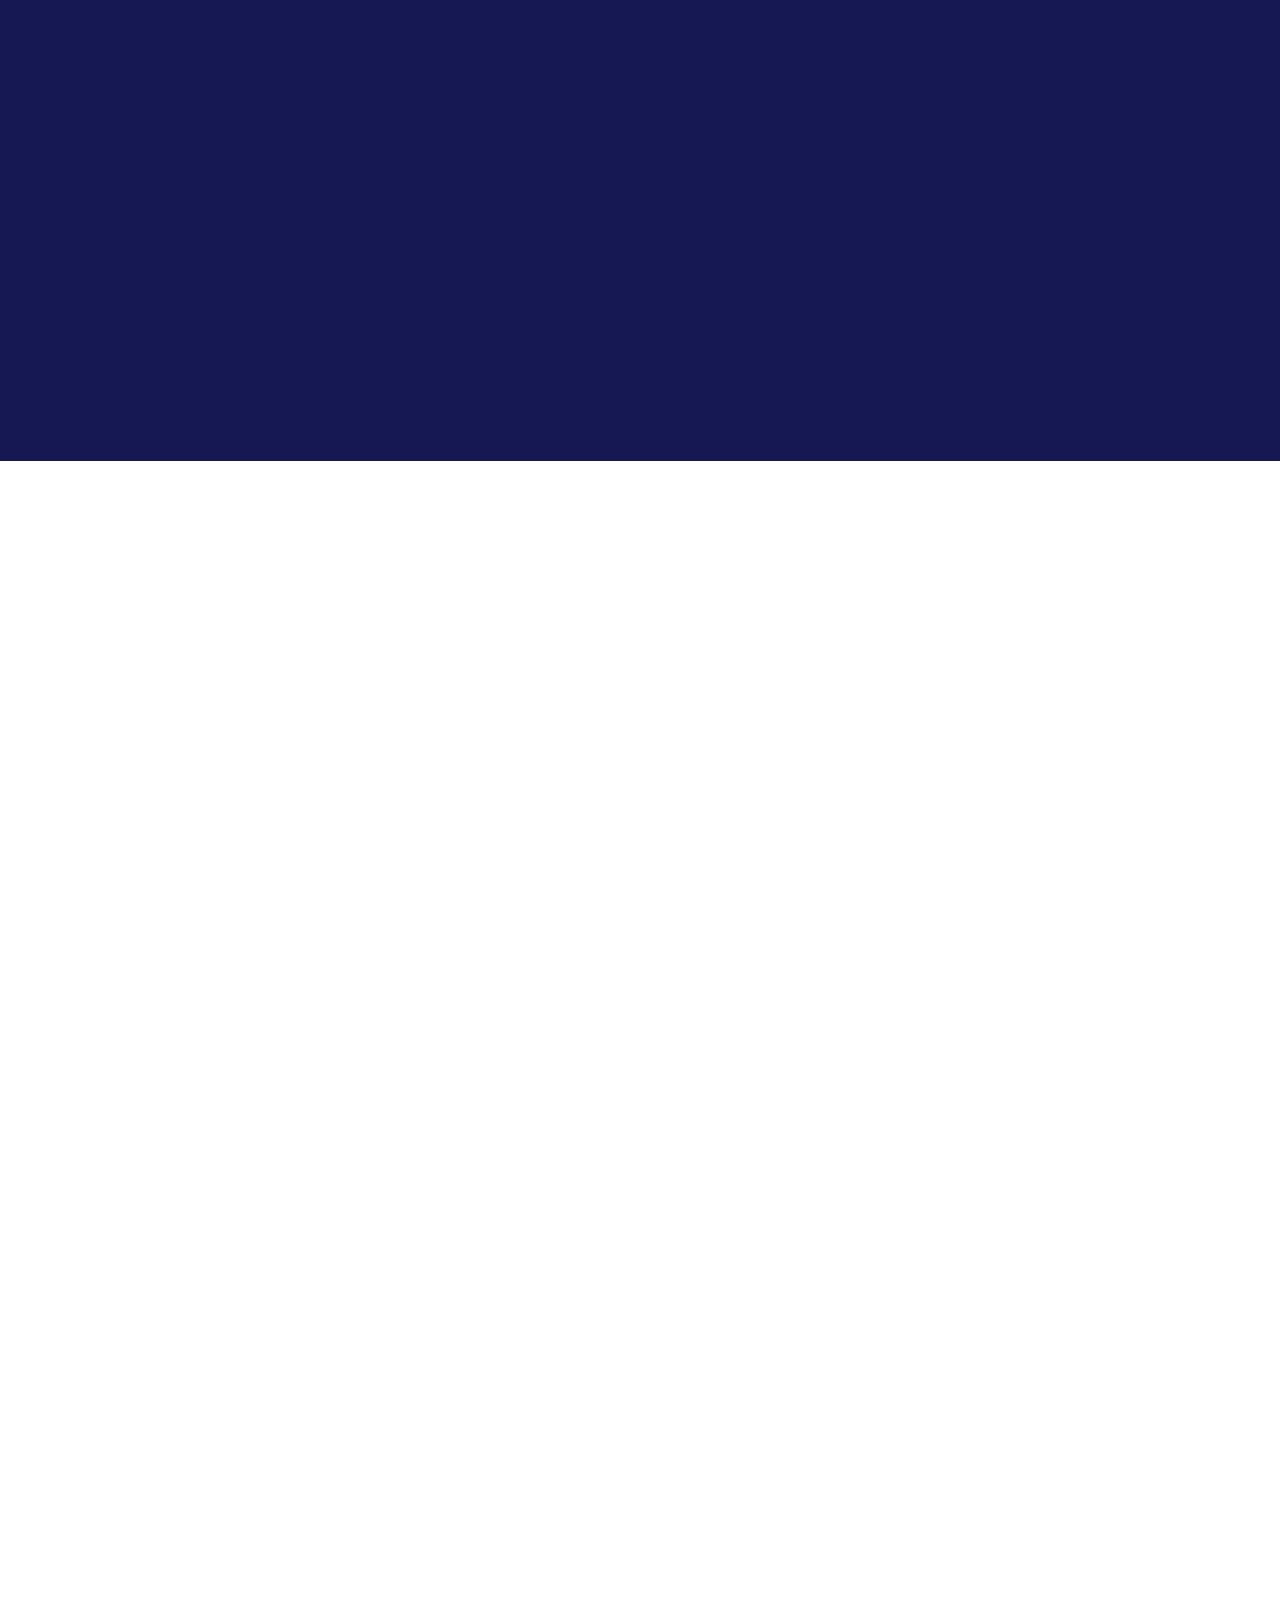
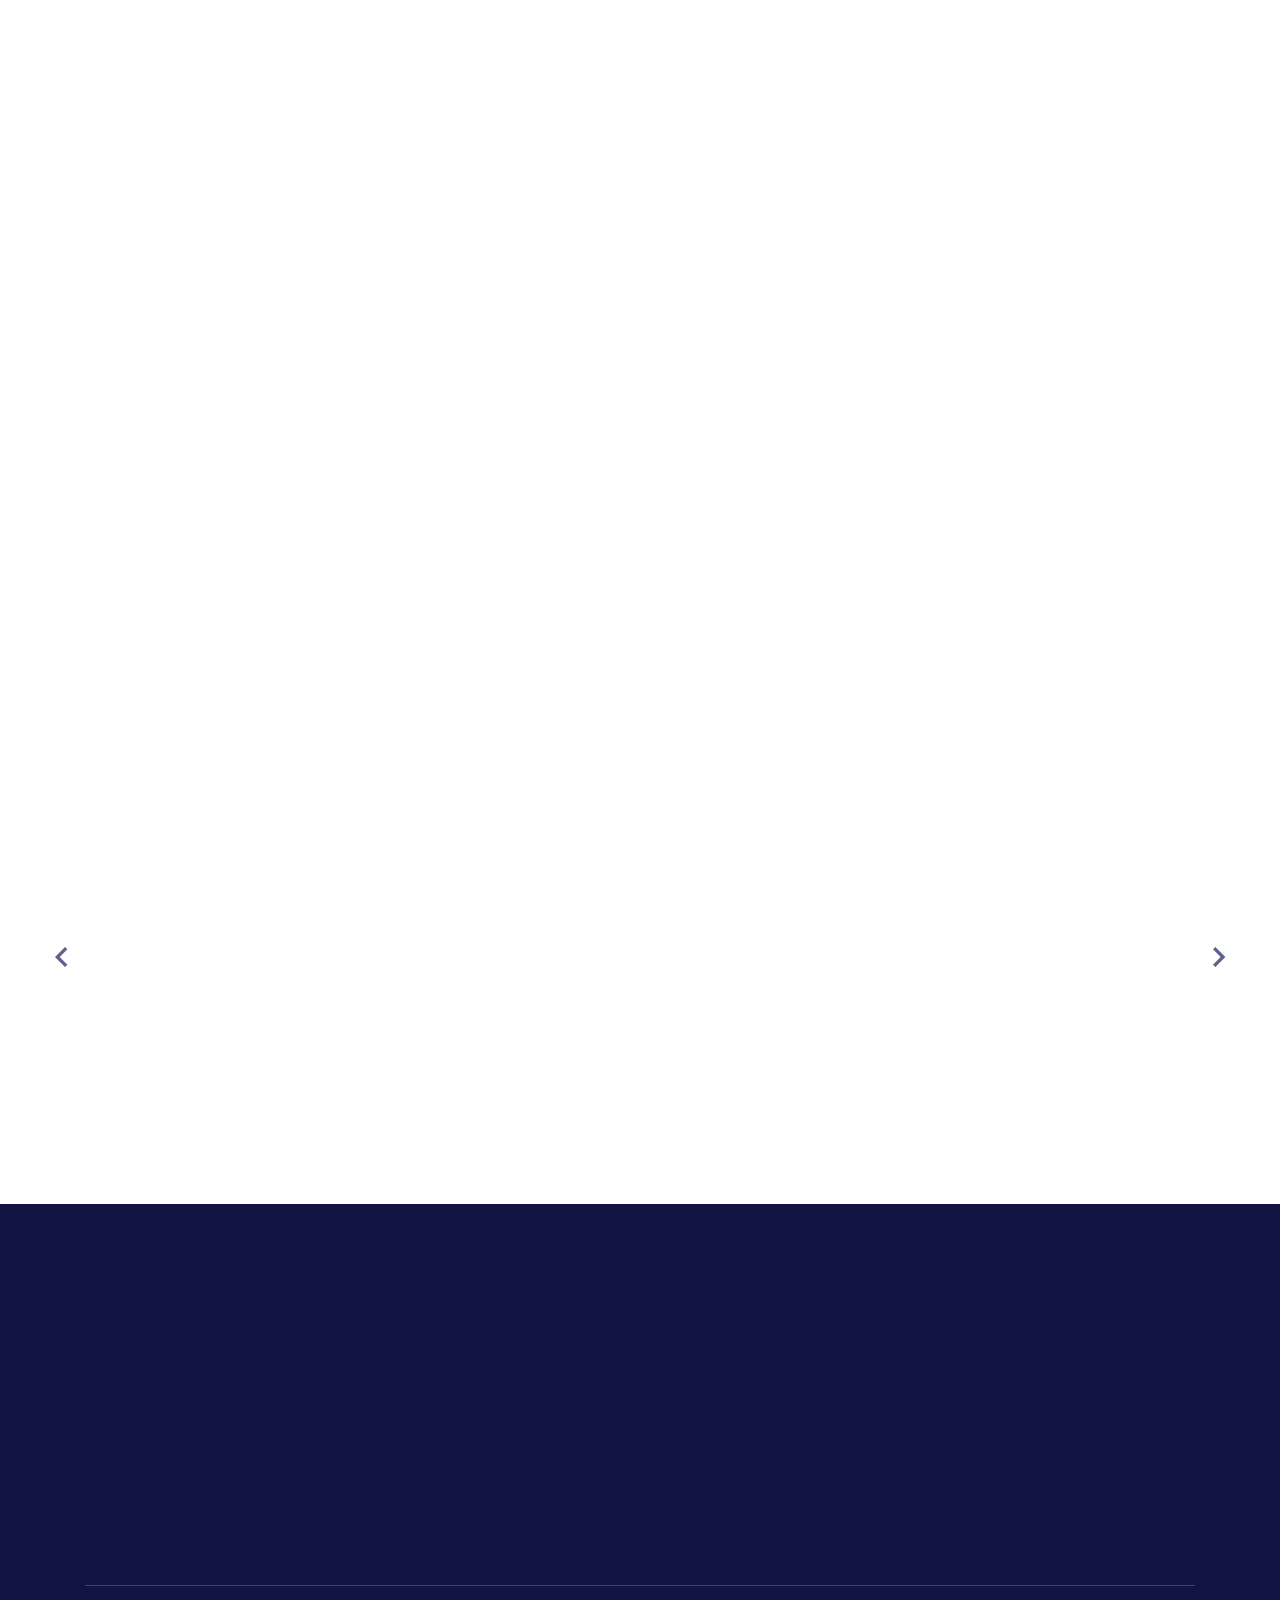
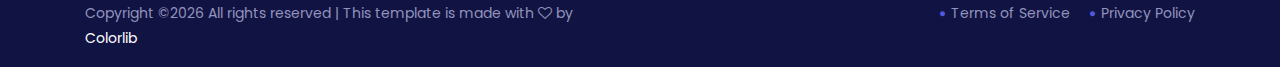
<file: about.html>
<!DOCTYPE html>
<html lang="en">

<head>
    <meta charset="UTF-8">
    <meta name="description" content="">
    <meta http-equiv="X-UA-Compatible" content="IE=edge">
    <meta name="viewport" content="width=device-width, initial-scale=1, shrink-to-fit=no">

    <!-- Title -->
    <title>Confer - Conference Event HTML Template</title>

    <!-- Favicon -->
    <link rel="icon" href="./img/core-img/favicon.png">

    <!-- Stylesheet -->
    <link rel="stylesheet" href="style.css">

</head>

<body>
    <!-- Preloader -->
    <div id="preloader">
        <div class="loader"></div>
    </div>
    <!-- /Preloader -->

    <!-- Header Area Start -->
    <header class="header-area">
        <div class="classy-nav-container breakpoint-off">
            <div class="container">
                <!-- Classy Menu -->
                <nav class="classy-navbar justify-content-between" id="conferNav">

                    <!-- Logo -->
                    <a class="nav-brand" href="./index.html"><img src="./img/core-img/logo.png" alt=""></a>

                    <!-- Navbar Toggler -->
                    <div class="classy-navbar-toggler">
                        <span class="navbarToggler"><span></span><span></span><span></span></span>
                    </div>

                    <!-- Menu -->
                    <div class="classy-menu">
                        <!-- Menu Close Button -->
                        <div class="classycloseIcon">
                            <div class="cross-wrap"><span class="top"></span><span class="bottom"></span></div>
                        </div>
                        <!-- Nav Start -->
                        <div class="classynav">
                            <ul id="nav">
                                <li><a href="index.html">Home</a></li>
                                <li><a href="tickets.html">Subscription</a></li>
                                <li class="active"><a href="about.html">About Us</a></li>
                                <li><a href="contact.html">Contact</a></li>
                            </ul>

                            <!-- Get Tickets Button -->
                            <a href="#" class="btn confer-btn mt-3 mt-lg-0 ml-3 ml-lg-5">Get Tickets <i class="zmdi zmdi-long-arrow-right"></i></a>
                        </div>
                        <!-- Nav End -->
                    </div>
                </nav>
            </div>
        </div>
    </header>
    <!-- Header Area End -->

    <!-- Breadcrumb Area Start -->
    <section class="breadcrumb-area bg-img bg-gradient-overlay jarallax" style="background-image: url(img/bg-img/27.jpg);">
        <div class="container h-100">
            <div class="row h-100 align-items-center">
                <div class="col-12">
                    <div class="breadcrumb-content">
                        <h2 class="page-title">About Us</h2>
                        <nav aria-label="breadcrumb">
                            <ol class="breadcrumb">
                                <li class="breadcrumb-item"><a href="index.html">Home</a></li>
                                <li class="breadcrumb-item active" aria-current="page">About us</li>
                            </ol>
                        </nav>
                    </div>
                </div>
            </div>
        </div>
    </section>
    <!-- Breadcrumb Area End -->

    <!-- What We offer Area Start -->
    <section class="what-we-offer-area section-padding-100-70">
        <div class="container">
            <div class="row">
                <!-- Heading -->
                <div class="col-12">
                    <div class="section-heading-3 text-center wow fadeInUp" data-wow-delay="300ms">
                        <p>Summit Meeting</p>
                        <h4>What We Offer</h4>
                    </div>
                </div>
            </div>

            <div class="row">
                <!-- Single We Offer Area -->
                <div class="col-12 col-md-6 col-xl-3">
                    <div class="single-we-offer-content text-center wow fadeInUp" data-wow-delay="0.3s">
                        <!-- Icon -->
                        <div class="offer-icon">
                            <img src="img/core-img/icon.png" alt="">
                        </div>
                        <h5>Conference</h5>
                        <p>Nam libero tempore, cum soluta nobis est eligendi optio cumque</p>
                    </div>
                </div>

                <!-- Single We Offer Area -->
                <div class="col-12 col-md-6 col-xl-3">
                    <div class="single-we-offer-content text-center wow fadeInUp" data-wow-delay="0.3s">
                        <!-- Icon -->
                        <div class="offer-icon">
                            <img src="img/core-img/icon-2.png" alt="">
                        </div>
                        <h5>Workshops</h5>
                        <p>Temporibus autem quibusdam et aut officiis debitis aut rerum</p>
                    </div>
                </div>

                <!-- Single We Offer Area -->
                <div class="col-12 col-md-6 col-xl-3">
                    <div class="single-we-offer-content text-center wow fadeInUp" data-wow-delay="0.3s">
                        <!-- Icon -->
                        <div class="offer-icon">
                            <img src="img/core-img/icon-3.png" alt="">
                        </div>
                        <h5>Coffee Breaks</h5>
                        <p>On the other hand, we denounce with righteous indignation</p>
                    </div>
                </div>

                <!-- Single We Offer Area -->
                <div class="col-12 col-md-6 col-xl-3">
                    <div class="single-we-offer-content text-center wow fadeInUp" data-wow-delay="0.3s">
                        <!-- Icon -->
                        <div class="offer-icon">
                            <img src="img/core-img/icon-4.png" alt="">
                        </div>
                        <h5>Events</h5>
                        <p>These cases are perfectly simple and easy to distinguish in a free hour</p>
                    </div>
                </div>
            </div>
        </div>
    </section>
    <!-- What We offer Area End -->

    <!-- About Us And Countdown Area Start -->
    <section class="about-us-countdown-area section-padding-100-0" id="about">
        <div class="container">
            <div class="row align-items-center">
                <!-- About Content -->
                <div class="col-12 col-md-6">
                    <div class="about-content-text mb-80">
                        <h6 class="wow fadeInUp" data-wow-delay="300ms">About Conference</h6>
                        <h3 class="wow fadeInUp" data-wow-delay="300ms">Welcome to the Project Management</h3>
                        <p class="wow fadeInUp" data-wow-delay="300ms">The Project Management is a platform to learn expert techniques for building successful project teams, creating efficient plans and implementing effective tracking measures to ensure your projects come in on deadline and on budget. In one fast-paced, well-designed day, we’ll cover all the essential elements of project management.</p>
                        <a href="#" class="btn confer-btn mt-50 wow fadeInUp" data-wow-delay="300ms">Interested <i class="zmdi zmdi-long-arrow-right"></i></a>
                    </div>
                </div>

                <!-- About Thumb -->
                <div class="col-12 col-md-6">
                    <div class="about-thumb mb-80 wow fadeInUp" data-wow-delay="300ms">
                        <img src="img/bg-img/2.png" alt="">
                    </div>
                </div>
            </div>
        </div>

        <!-- Counter Up Area -->
        <div class="countdown-up-area">
            <div class="container">
                <div class="row align-items-center">
                    <div class="col-12 col-md-3">
                        <!-- Countdown Text -->
                        <div class="countdown-content-text mb-100 wow fadeInUp" data-wow-delay="300ms">
                            <h6>Conference Date</h6>
                            <h4>Count Every Second Until the Event</h4>
                        </div>
                    </div>

                    <div class="col-12 col-md-9">
                        <div class="countdown-timer mb-100 wow fadeInUp" data-wow-delay="300ms">
                            <div id="clock"></div>
                        </div>
                    </div>
                </div>
            </div>
        </div>
    </section>
    <!-- About Us And Countdown Area End -->

    <!-- Our Speakings Area Start -->
    <section class="our-speaker-area section-padding-100-60">
        <div class="container">
            <div class="row">
                <!-- Heading -->
                <div class="col-12">
                    <div class="section-heading-3 text-center wow fadeInUp" data-wow-delay="300ms">
                        <p>Our Speakings</p>
                        <h4>Who’s speaking</h4>
                    </div>
                </div>
            </div>

            <div class="row">
                <!-- Single Speaker Area -->
                <div class="col-12 col-sm-6 col-lg-4">
                    <div class="single-speaker-area bg-gradient-overlay-2 wow fadeInUp" data-wow-delay="300ms">
                        <!-- Thumb -->
                        <div class="speaker-single-thumb">
                            <img src="img/bg-img/4.jpg" alt="">
                        </div>
                        <!-- Social Info -->
                        <div class="social-info">
                            <a href="#"><i class="zmdi zmdi-facebook"></i></a>
                            <a href="#"><i class="zmdi zmdi-instagram"></i></a>
                            <a href="#"><i class="zmdi zmdi-twitter"></i></a>
                            <a href="#"><i class="zmdi zmdi-linkedin"></i></a>
                        </div>
                        <!-- Info -->
                        <div class="speaker-info">
                            <h5>Albert Barnes</h5>
                            <p>Founder</p>
                        </div>
                    </div>
                </div>

                <!-- Single Speaker Area -->
                <div class="col-12 col-sm-6 col-lg-4">
                    <div class="single-speaker-area bg-gradient-overlay-2 wow fadeInUp" data-wow-delay="300ms">
                        <!-- Thumb -->
                        <div class="speaker-single-thumb">
                            <img src="img/bg-img/5.jpg" alt="">
                        </div>
                        <!-- Social Info -->
                        <div class="social-info">
                            <a href="#"><i class="zmdi zmdi-facebook"></i></a>
                            <a href="#"><i class="zmdi zmdi-instagram"></i></a>
                            <a href="#"><i class="zmdi zmdi-twitter"></i></a>
                            <a href="#"><i class="zmdi zmdi-linkedin"></i></a>
                        </div>
                        <!-- Info -->
                        <div class="speaker-info">
                            <h5>Patricia Stanley</h5>
                            <p>Product Lead</p>
                        </div>
                    </div>
                </div>

                <!-- Single Speaker Area -->
                <div class="col-12 col-sm-6 col-lg-4">
                    <div class="single-speaker-area bg-gradient-overlay-2 wow fadeInUp" data-wow-delay="300ms">
                        <!-- Thumb -->
                        <div class="speaker-single-thumb">
                            <img src="img/bg-img/6.jpg" alt="">
                        </div>
                        <!-- Social Info -->
                        <div class="social-info">
                            <a href="#"><i class="zmdi zmdi-facebook"></i></a>
                            <a href="#"><i class="zmdi zmdi-instagram"></i></a>
                            <a href="#"><i class="zmdi zmdi-twitter"></i></a>
                            <a href="#"><i class="zmdi zmdi-linkedin"></i></a>
                        </div>
                        <!-- Info -->
                        <div class="speaker-info">
                            <h5>Evelyn Stone</h5>
                            <p>Photographer</p>
                        </div>
                    </div>
                </div>

                <!-- Single Speaker Area -->
                <div class="col-12 col-sm-6 col-lg-4">
                    <div class="single-speaker-area bg-gradient-overlay-2 wow fadeInUp" data-wow-delay="300ms">
                        <!-- Thumb -->
                        <div class="speaker-single-thumb">
                            <img src="img/bg-img/7.jpg" alt="">
                        </div>
                        <!-- Social Info -->
                        <div class="social-info">
                            <a href="#"><i class="zmdi zmdi-facebook"></i></a>
                            <a href="#"><i class="zmdi zmdi-instagram"></i></a>
                            <a href="#"><i class="zmdi zmdi-twitter"></i></a>
                            <a href="#"><i class="zmdi zmdi-linkedin"></i></a>
                        </div>
                        <!-- Info -->
                        <div class="speaker-info">
                            <h5>Evelyn Stone</h5>
                            <p>Photographer</p>
                        </div>
                    </div>
                </div>

                <!-- Single Speaker Area -->
                <div class="col-12 col-sm-6 col-lg-4">
                    <div class="single-speaker-area bg-gradient-overlay-2 wow fadeInUp" data-wow-delay="300ms">
                        <!-- Thumb -->
                        <div class="speaker-single-thumb">
                            <img src="img/bg-img/8.jpg" alt="">
                        </div>
                        <!-- Social Info -->
                        <div class="social-info">
                            <a href="#"><i class="zmdi zmdi-facebook"></i></a>
                            <a href="#"><i class="zmdi zmdi-instagram"></i></a>
                            <a href="#"><i class="zmdi zmdi-twitter"></i></a>
                            <a href="#"><i class="zmdi zmdi-linkedin"></i></a>
                        </div>
                        <!-- Info -->
                        <div class="speaker-info">
                            <h5>Susan Hopkins</h5>
                            <p>UX Manager</p>
                        </div>
                    </div>
                </div>

                <!-- Single Speaker Area -->
                <div class="col-12 col-sm-6 col-lg-4">
                    <div class="single-speaker-area bg-gradient-overlay-2 wow fadeInUp" data-wow-delay="300ms">
                        <!-- Thumb -->
                        <div class="speaker-single-thumb">
                            <img src="img/bg-img/9.jpg" alt="">
                        </div>
                        <!-- Social Info -->
                        <div class="social-info">
                            <a href="#"><i class="zmdi zmdi-facebook"></i></a>
                            <a href="#"><i class="zmdi zmdi-instagram"></i></a>
                            <a href="#"><i class="zmdi zmdi-twitter"></i></a>
                            <a href="#"><i class="zmdi zmdi-linkedin"></i></a>
                        </div>
                        <!-- Info -->
                        <div class="speaker-info">
                            <h5>Michael Fowler</h5>
                            <p>Product Design</p>
                        </div>
                    </div>
                </div>

                <div class="col-12">
                    <div class="more-speaker-btn text-center mt-20 mb-40 wow fadeInUp" data-wow-delay="300ms">
                        <a class="btn confer-btn" href="#">View All Speaker <i class="zmdi zmdi-long-arrow-right"></i></a>
                    </div>
                </div>
            </div>
        </div>
    </section>
    <!-- Our Speakings Area End -->

    <!-- Our Gallery Area Start -->
    <div class="our-gallery-area section-padding-0-85">
        <div class="container-fluid">
            <div class="row">
                <!-- Single Gallery Thumb -->
                <div class="col-12 col-sm-3">
                    <div class="single-gallery-thumb wow fadeInUp" data-wow-delay="300ms">
                        <img src="img/bg-img/28.jpg" alt="">
                    </div>
                </div>

                <!-- Single Gallery Thumb -->
                <div class="col-12 col-sm-3">
                    <div class="single-gallery-thumb wow fadeInUp" data-wow-delay="300ms">
                        <img src="img/bg-img/29.jpg" alt="">
                    </div>
                </div>

                <!-- Single Gallery Thumb -->
                <div class="col-12 col-sm-6">
                    <div class="single-gallery-thumb wow fadeInUp" data-wow-delay="300ms">
                        <img src="img/bg-img/30.jpg" alt="">
                    </div>
                </div>

                <!-- Single Gallery Thumb -->
                <div class="col-12 col-sm-6">
                    <div class="single-gallery-thumb wow fadeInUp" data-wow-delay="300ms">
                        <img src="img/bg-img/31.jpg" alt="">
                    </div>
                </div>

                <!-- Single Gallery Thumb -->
                <div class="col-12 col-sm-3">
                    <div class="single-gallery-thumb wow fadeInUp" data-wow-delay="300ms">
                        <img src="img/bg-img/32.jpg" alt="">
                    </div>
                </div>

                <!-- Single Gallery Thumb -->
                <div class="col-12 col-sm-3">
                    <div class="single-gallery-thumb wow fadeInUp" data-wow-delay="300ms">
                        <img src="img/bg-img/33.jpg" alt="">
                    </div>
                </div>
            </div>
        </div>
    </div>
    <!-- Our Gallery Area End -->

    <!-- Our Client Area -->
    <div class="our-client-area about-page section-padding-0-100">
        <div class="container">
            <div class="row">
                <!-- Heading -->
                <div class="col-12">
                    <div class="section-heading-3 text-center wow fadeInUp" data-wow-delay="300ms">
                        <p>WHAT CLIENTS SAY</p>
                        <h4>Testimonials</h4>
                    </div>
                </div>
            </div>

            <div class="row">
                <div class="col-12">
                    <!-- Client Slider -->
                    <div class="client-area owl-carousel">
                        <!-- Single Client Slide -->
                        <div class="single-client-content bg-boxshadow wow fadeInUp" data-wow-delay="300ms">
                            <div class="single-client-text about-page">
                                <p>Lorem ipsum dolor sit amet, consectetur adipiscing elit, sed do eiusmod tempor incididunt ut labore et dolore magna aliqua. Ut enim ad minim veniam, quis nostrud exercitation ullamco laboris.</p>
                                <!-- Thumb and info -->
                                <div class="single-client-thumb-info d-flex align-items-center">
                                    <!-- Thumb -->
                                    <div class="single-client-thumb">
                                        <img src="img/bg-img/15.jpg" alt="">
                                    </div>
                                    <!-- Info -->
                                    <div class="client-info">
                                        <h6>Maria Hernandez</h6>
                                        <p>UX Manager</p>
                                    </div>
                                </div>
                            </div>
                            <!-- Icon -->
                            <div class="client-icon">
                                <i class="zmdi zmdi-quote"></i>
                            </div>
                        </div>

                        <!-- Single Client Slide -->
                        <div class="single-client-content bg-boxshadow wow fadeInUp" data-wow-delay="300ms">
                            <div class="single-client-text about-page">
                                <p>Lorem ipsum dolor sit amet, consectetur adipiscing elit, sed do eiusmod tempor incididunt ut labore et dolore magna aliqua. Ut enim ad minim veniam, quis nostrud exercitation ullamco laboris.</p>
                                <!-- Thumb and info -->
                                <div class="single-client-thumb-info d-flex align-items-center">
                                    <!-- Thumb -->
                                    <div class="single-client-thumb">
                                        <img src="img/bg-img/16.jpg" alt="">
                                    </div>
                                    <!-- Info -->
                                    <div class="client-info">
                                        <h6>Jacqueline Myers</h6>
                                        <p>UX Manager</p>
                                    </div>
                                </div>
                            </div>
                            <!-- Icon -->
                            <div class="client-icon">
                                <i class="zmdi zmdi-quote"></i>
                            </div>
                        </div>

                        <!-- Single Client Slide -->
                        <div class="single-client-content bg-boxshadow wow fadeInUp" data-wow-delay="300ms">
                            <div class="single-client-text about-page">
                                <p>Lorem ipsum dolor sit amet, consectetur adipiscing elit, sed do eiusmod tempor incididunt ut labore et dolore magna aliqua. Ut enim ad minim veniam, quis nostrud exercitation ullamco laboris.</p>
                                <!-- Thumb and info -->
                                <div class="single-client-thumb-info d-flex align-items-center">
                                    <!-- Thumb -->
                                    <div class="single-client-thumb">
                                        <img src="img/bg-img/15.jpg" alt="">
                                    </div>
                                    <!-- Info -->
                                    <div class="client-info">
                                        <h6>Maria Hernandez</h6>
                                        <p>UX Manager</p>
                                    </div>
                                </div>
                            </div>
                            <!-- Icon -->
                            <div class="client-icon">
                                <i class="zmdi zmdi-quote"></i>
                            </div>
                        </div>
                    </div>
                </div>
            </div>
        </div>
    </div>
    <!-- Our Client Area -->

    <!-- Footer Area Start -->
    <footer class="footer-area bg-img bg-overlay-2 section-padding-100-0">
            <!-- Main Footer Area -->
            <div class="main-footer-area">
                <div class="container">
                    <div class="row">
                        <!-- Single Footer Widget Area -->
                        <div class="col-12 col-sm-6 col-lg-3">
                            <div class="single-footer-widget mb-60 wow fadeInUp" data-wow-delay="300ms">
                                <!-- Footer Logo -->
                                <a href="#" class="footer-logo"><img src="img/core-img/logo.png" alt=""></a>
                                <p>Differentiate your venue with an impressive augmented walk throughout your client’s specific choice.</p>
    
                                <!-- Social Info -->
                                <div class="social-info">
                                    <a href="#"><i class="zmdi zmdi-facebook"></i></a>
                                    <a href="#"><i class="zmdi zmdi-instagram"></i></a>
                                    <a href="#"><i class="zmdi zmdi-twitter"></i></a>
                                    <a href="#"><i class="zmdi zmdi-linkedin"></i></a>
                                </div>
                            </div>
                        </div>
    
                        <!-- Single Footer Widget Area -->
                        <div class="col-12 col-sm-6 col-lg-3">
                            <div class="single-footer-widget mb-60 wow fadeInUp" data-wow-delay="300ms">
                                <!-- Widget Title -->
                                <h5 class="widget-title">Contact</h5>
    
                                <!-- Contact Area -->
                                <div class="footer-contact-info">
                                    <p><i class="zmdi zmdi-map"></i> Linux World, Jaipur</p>
                                    <p><i class="zmdi zmdi-phone"></i> (+91) 8239540487</p>
                                    <p><i class="zmdi zmdi-email"></i> ardecorindia@gmail.com</p>
                                    <p><i class="zmdi zmdi-globe"></i> www.ardecor.in</p>
                                </div>
                            </div>
                        </div>
    
                        <!-- Single Footer Widget Area -->
                        <div class="col-12 col-sm-6 col-lg-3">
                            <div class="single-footer-widget mb-60 wow fadeInUp" data-wow-delay="300ms">
                                <!-- Widget Title -->
                                <h5 class="widget-title">Workshops</h5>
    
                                <!-- Footer Nav -->
                                <ul class="footer-nav">
                                    <li><a href="#">OSHA Compliance</a></li>
                                    <li><a href="#">Microsoft Excel Basics</a></li>
                                    <li><a href="#">Forum Speaker Series</a></li>
                                    <li><a href="#">Tedx Moscow Conference</a></li>
                                </ul>
                            </div>
                        </div>
    
                        <!-- Single Footer Widget Area -->
                        <div class="col-12 col-sm-6 col-lg-3">
                            <div class="single-footer-widget mb-60 wow fadeInUp" data-wow-delay="300ms">
                                <!-- Widget Title -->
                                <h5 class="widget-title">Gallery</h5>
    
                                <!-- Footer Gallery -->
                                <div class="footer-gallery">
                                    <div class="row">
                                        <div class="col-4">
                                            <a href="img/bg-img/21.jpg" class="single-gallery-item"><img src="img/bg-img/21.jpg" alt=""></a>
                                        </div>
                                        <div class="col-4">
                                            <a href="img/bg-img/22.jpg" class="single-gallery-item"><img src="img/bg-img/22.jpg" alt=""></a>
                                        </div>
                                        <div class="col-4">
                                            <a href="img/bg-img/23.jpg" class="single-gallery-item"><img src="img/bg-img/23.jpg" alt=""></a>
                                        </div>
                                        <div class="col-4">
                                            <a href="img/bg-img/24.jpg" class="single-gallery-item"><img src="img/bg-img/24.jpg" alt=""></a>
                                        </div>
                                        <div class="col-4">
                                            <a href="img/bg-img/25.jpg" class="single-gallery-item"><img src="img/bg-img/25.jpg" alt=""></a>
                                        </div>
                                        <div class="col-4">
                                            <a href="img/bg-img/26.jpg" class="single-gallery-item"><img src="img/bg-img/26.jpg" alt=""></a>
                                        </div>
                                    </div>
                                </div>
                            </div>
                        </div>
                    </div>
                </div>
            </div>
    
            <!-- Copywrite Area -->
            <div class="container">
                <div class="copywrite-content">
                    <div class="row">
                        <!-- Copywrite Text -->
                        <div class="col-12 col-md-6">
                            <div class="copywrite-text">
                                <p><!-- Link back to Colorlib can't be removed. Template is licensed under CC BY 3.0. -->
    Copyright &copy;<script>document.write(new Date().getFullYear());</script> All rights reserved | This template is made with <i class="fa fa-heart-o" aria-hidden="true"></i> by <a href="https://colorlib.com" target="_blank">Colorlib</a>
    <!-- Link back to Colorlib can't be removed. Template is licensed under CC BY 3.0. --></p>
                            </div>
                        </div>
                        <!-- Footer Menu -->
                        <div class="col-12 col-md-6">
                            <div class="footer-menu">
                                <ul class="nav">
                                    <li><a href="#"><i class="zmdi zmdi-circle"></i> Terms of Service</a></li>
                                    <li><a href="#"><i class="zmdi zmdi-circle"></i> Privacy Policy</a></li>
                                </ul>
                            </div>
                        </div>
                    </div>
                </div>
            </div>
        </footer>
        <!-- Footer Area End -->

    <!-- **** All JS Files ***** -->
    <!-- jQuery 2.2.4 -->
    <script src="js/jquery.min.js"></script>
    <!-- Popper -->
    <script src="js/popper.min.js"></script>
    <!-- Bootstrap -->
    <script src="js/bootstrap.min.js"></script>
    <!-- All Plugins -->
    <script src="js/confer.bundle.js"></script>
    <!-- Active -->
    <script src="js/default-assets/active.js"></script>

</body>

</html>
</file>
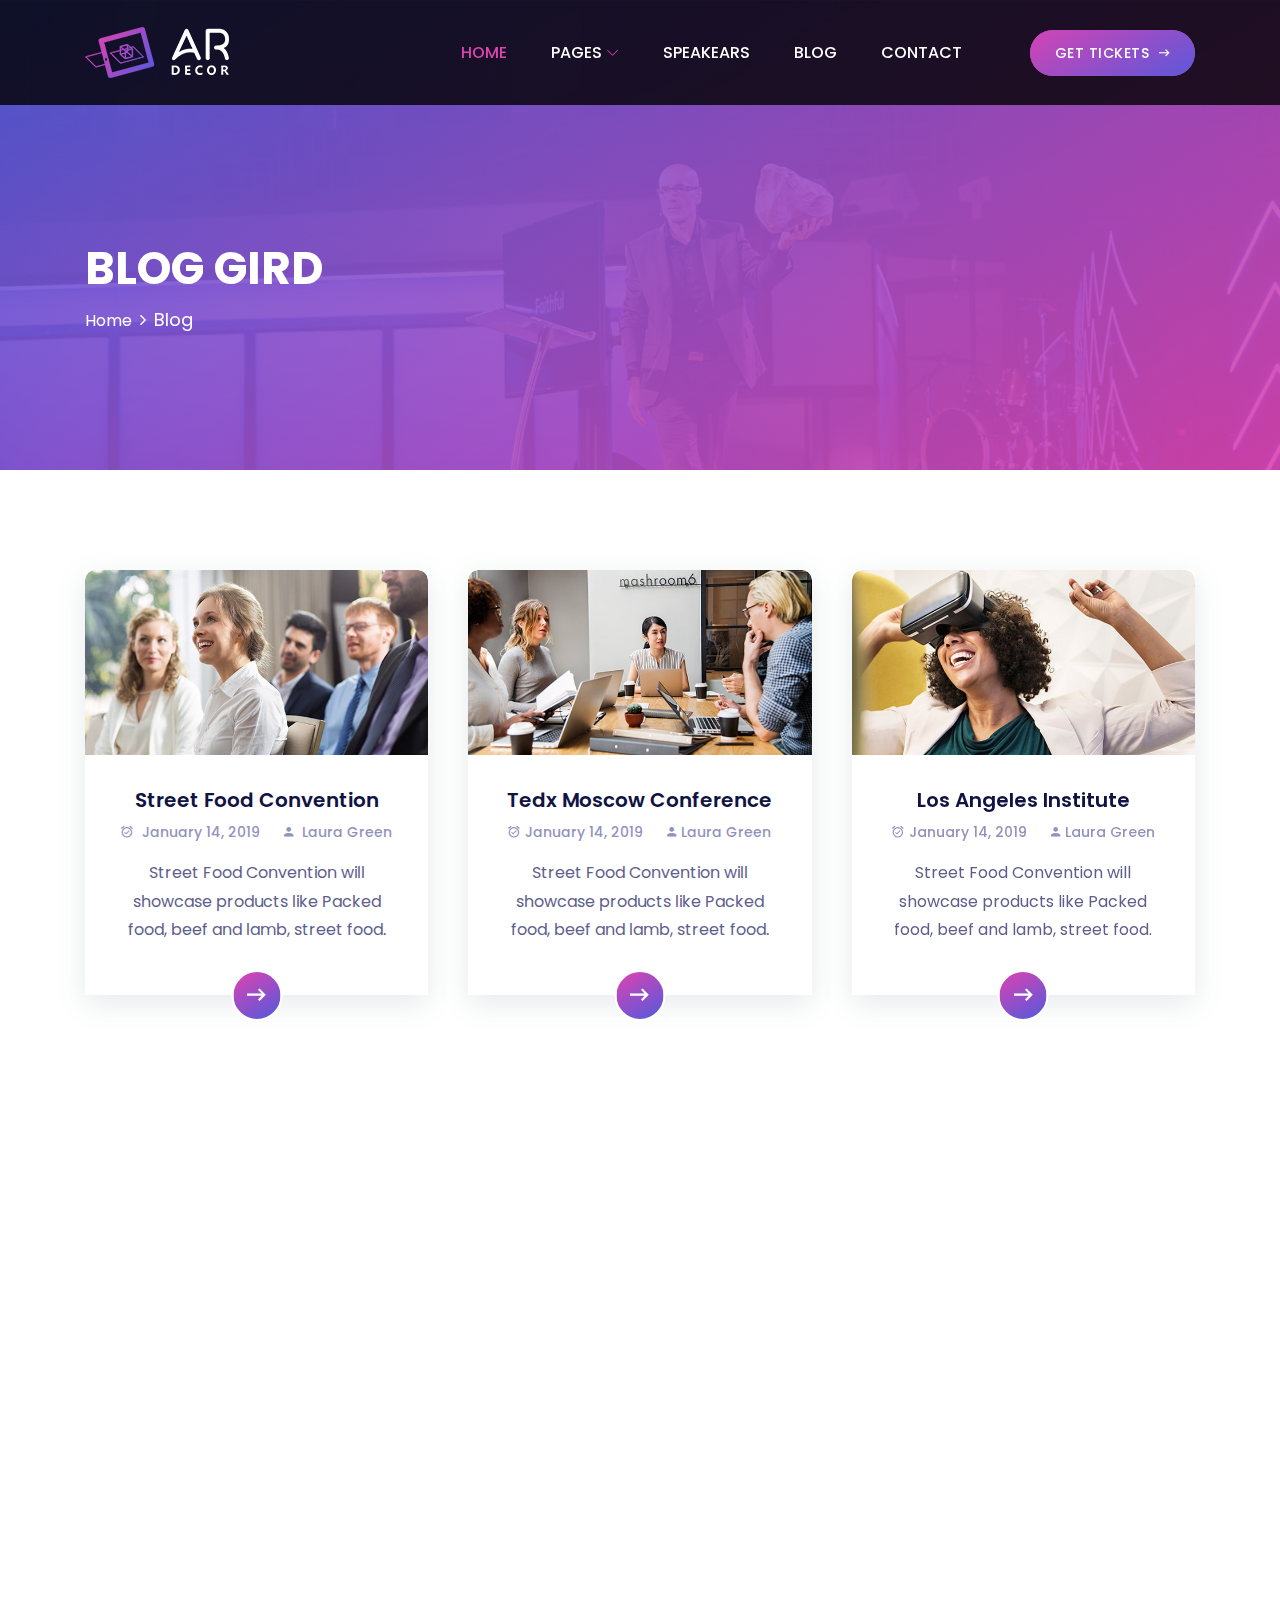
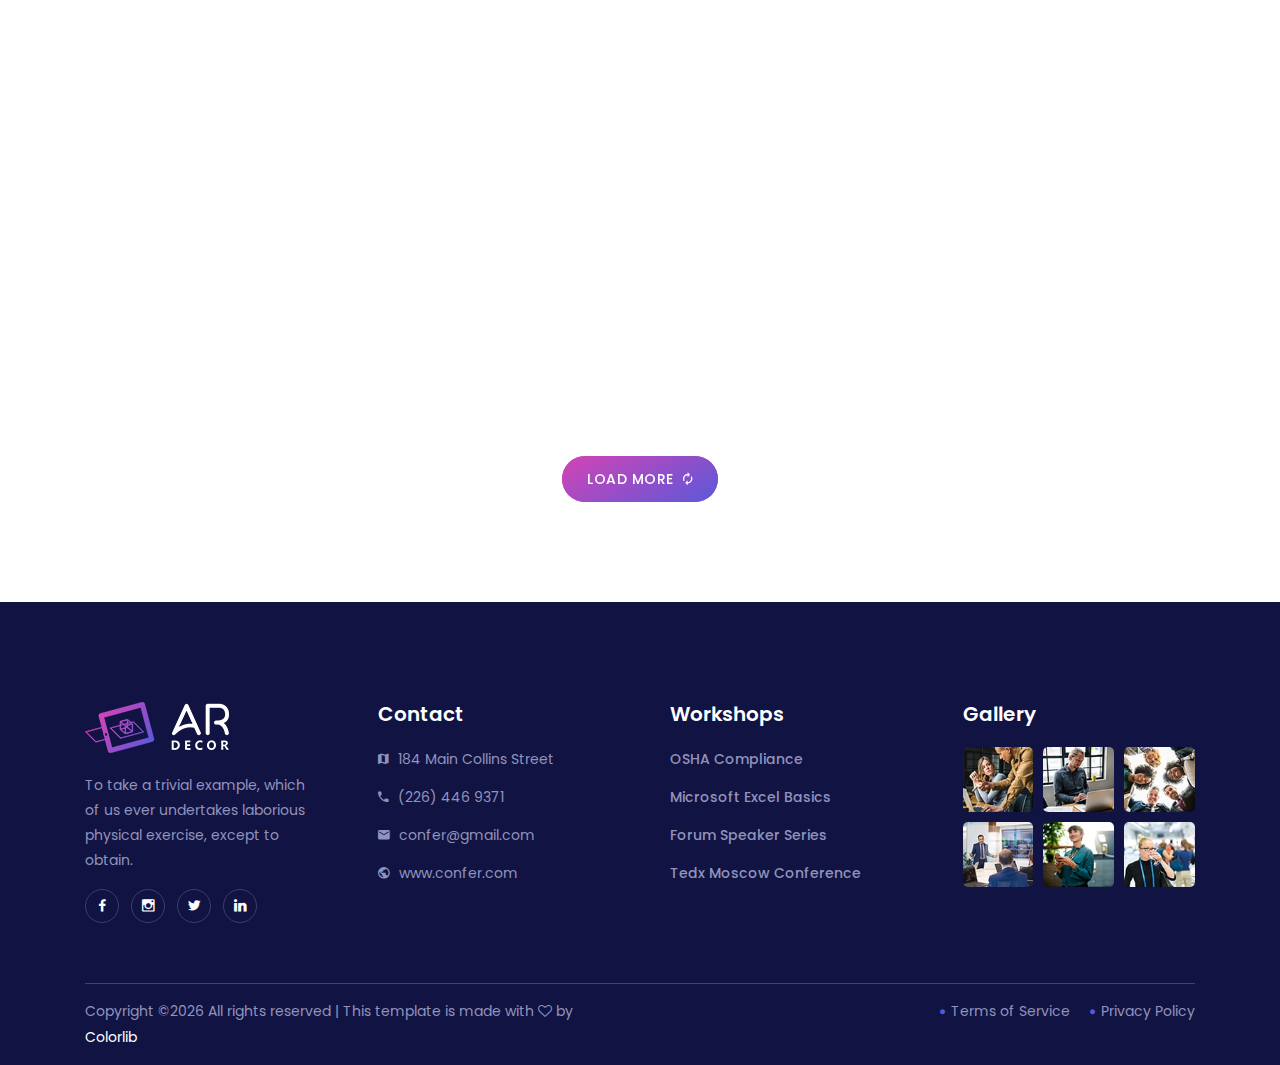
<file: blog.html>
<!DOCTYPE html>
<html lang="en">

<head>
    <meta charset="UTF-8">
    <meta name="description" content="">
    <meta http-equiv="X-UA-Compatible" content="IE=edge">
    <meta name="viewport" content="width=device-width, initial-scale=1, shrink-to-fit=no">

    <!-- Title -->
    <title>Confer - Conference Event HTML Template</title>

    <!-- Favicon -->
    <link rel="icon" href="./img/core-img/favicon.png">

    <!-- Stylesheet -->
    <link rel="stylesheet" href="style.css">

</head>

<body>
    <!-- Preloader -->
    <div id="preloader">
        <div class="loader"></div>
    </div>
    <!-- /Preloader -->

    <!-- Header Area Start -->
    <header class="header-area">
        <div class="classy-nav-container breakpoint-off">
            <div class="container">
                <!-- Classy Menu -->
                <nav class="classy-navbar justify-content-between" id="conferNav">

                    <!-- Logo -->
                    <a class="nav-brand" href="./index.html"><img src="./img/core-img/logo.png" alt=""></a>

                    <!-- Navbar Toggler -->
                    <div class="classy-navbar-toggler">
                        <span class="navbarToggler"><span></span><span></span><span></span></span>
                    </div>

                    <!-- Menu -->
                    <div class="classy-menu">
                        <!-- Menu Close Button -->
                        <div class="classycloseIcon">
                            <div class="cross-wrap"><span class="top"></span><span class="bottom"></span></div>
                        </div>
                        <!-- Nav Start -->
                        <div class="classynav">
                            <ul id="nav">
                                <li class="active"><a href="index.html">Home</a></li>
                                <li><a href="#">Pages</a>
                                    <ul class="dropdown">
                                        <li><a href="index.html">- Home</a></li>
                                        <li><a href="about.html">- About Us</a></li>
                                        <li><a href="speakers.html">- Speakears</a></li>
                                        <li><a href="schedule.html">- Schedule</a></li>
                                        <li><a href="tickets.html">- Tickets</a></li>
                                        <li><a href="blog.html">- Blog</a></li>
                                        <li><a href="single-blog.html">- Single Blog</a></li>
                                        <li><a href="contact.html">- Contact</a></li>
                                        <li><a href="#">- Dropdown</a>
                                            <ul class="dropdown">
                                                <li><a href="#">- Dropdown Item</a></li>
                                                <li><a href="#">- Dropdown Item</a></li>
                                                <li><a href="#">- Dropdown Item</a></li>
                                                <li><a href="#">- Dropdown Item</a></li>
                                            </ul>
                                        </li>
                                    </ul>
                                </li>
                                <li><a href="speakers.html">Speakears</a></li>
                                <li><a href="blog.html">Blog</a></li>
                                <li><a href="contact.html">Contact</a></li>
                            </ul>

                            <!-- Get Tickets Button -->
                            <a href="#" class="btn confer-btn mt-3 mt-lg-0 ml-3 ml-lg-5">Get Tickets <i class="zmdi zmdi-long-arrow-right"></i></a>
                        </div>
                        <!-- Nav End -->
                    </div>
                </nav>
            </div>
        </div>
    </header>
    <!-- Header Area End -->

    <!-- Breadcrumb Area Start -->
    <section class="breadcrumb-area bg-img bg-gradient-overlay jarallax" style="background-image: url(img/bg-img/37.jpg);">
        <div class="container h-100">
            <div class="row h-100 align-items-center">
                <div class="col-12">
                    <div class="breadcrumb-content">
                        <h2 class="page-title">Blog Gird</h2>
                        <nav aria-label="breadcrumb">
                            <ol class="breadcrumb">
                                <li class="breadcrumb-item"><a href="index.html">Home</a></li>
                                <li class="breadcrumb-item active" aria-current="page">Blog</li>
                            </ol>
                        </nav>
                    </div>
                </div>
            </div>
        </div>
    </section>
    <!-- Breadcrumb Area End -->

    <!-- Our Blog Area Start -->
    <div class="our-blog-area section-padding-100">
        <div class="container">
            <div class="row">
                <!-- Single Blog Area -->
                <div class="col-12 col-md-6 col-xl-4">
                    <div class="single-blog-area style-2 wow fadeInUp" data-wow-delay="300ms">
                        <!-- Single blog Thumb -->
                        <div class="single-blog-thumb">
                            <img src="img/bg-img/18.jpg" alt="">
                        </div>
                        <div class="single-blog-text text-center">
                            <a class="blog-title" href="#">Street Food Convention</a>
                            <!-- Post Meta -->
                            <div class="post-meta">
                                <a class="post-date" href="#"><i class="zmdi zmdi-alarm-check"></i> January 14, 2019</a>
                                <a class="post-author" href="#"><i class="zmdi zmdi-account"></i> Laura Green</a>
                            </div>
                            <p>Street Food Convention will showcase products like Packed food, beef and lamb, street food.</p>
                        </div>
                        <div class="blog-btn">
                            <a href="#"><i class="zmdi zmdi-long-arrow-right"></i></a>
                        </div>
                    </div>
                </div>

                <!-- Single Blog Area -->
                <div class="col-12 col-md-6 col-xl-4">
                    <div class="single-blog-area style-2 wow fadeInUp" data-wow-delay="300ms">
                        <!-- Single blog Thumb -->
                        <div class="single-blog-thumb">
                            <img src="img/bg-img/19.jpg" alt="">
                        </div>
                        <div class="single-blog-text text-center">
                            <a class="blog-title" href="#">Tedx Moscow Conference</a>
                            <!-- Post Meta -->
                            <div class="post-meta">
                                <a class="post-date" href="#"><i class="zmdi zmdi-alarm-check"></i>January 14, 2019</a>
                                <a class="post-author" href="#"><i class="zmdi zmdi-account"></i>Laura Green</a>
                            </div>
                            <p>Street Food Convention will showcase products like Packed food, beef and lamb, street food.</p>
                        </div>
                        <div class="blog-btn">
                            <a href="#"><i class="zmdi zmdi-long-arrow-right"></i></a>
                        </div>
                    </div>
                </div>

                <!-- Single Blog Area -->
                <div class="col-12 col-md-6 col-xl-4">
                    <div class="single-blog-area style-2 wow fadeInUp" data-wow-delay="300ms">
                        <!-- Single blog Thumb -->
                        <div class="single-blog-thumb">
                            <img src="img/bg-img/20.jpg" alt="">
                        </div>
                        <div class="single-blog-text text-center">
                            <a class="blog-title" href="#">Los Angeles Institute</a>
                            <!-- Post Meta -->
                            <div class="post-meta">
                                <a class="post-date" href="#"><i class="zmdi zmdi-alarm-check"></i>January 14, 2019</a>
                                <a class="post-author" href="#"><i class="zmdi zmdi-account"></i>Laura Green</a>
                            </div>
                            <p>Street Food Convention will showcase products like Packed food, beef and lamb, street food.</p>
                        </div>
                        <div class="blog-btn">
                            <a href="#"><i class="zmdi zmdi-long-arrow-right"></i></a>
                        </div>
                    </div>
                </div>
                
                <!-- Single Blog Area -->
                <div class="col-12 col-md-6 col-xl-4">
                    <div class="single-blog-area style-2 wow fadeInUp" data-wow-delay="300ms">
                        <!-- Single blog Thumb -->
                        <div class="single-blog-thumb">
                            <img src="img/bg-img/18.jpg" alt="">
                        </div>
                        <div class="single-blog-text text-center">
                            <a class="blog-title" href="#">Street Food Convention</a>
                            <!-- Post Meta -->
                            <div class="post-meta">
                                <a class="post-date" href="#"><i class="zmdi zmdi-alarm-check"></i> January 14, 2019</a>
                                <a class="post-author" href="#"><i class="zmdi zmdi-account"></i> Laura Green</a>
                            </div>
                            <p>Street Food Convention will showcase products like Packed food, beef and lamb, street food.</p>
                        </div>
                        <div class="blog-btn">
                            <a href="#"><i class="zmdi zmdi-long-arrow-right"></i></a>
                        </div>
                    </div>
                </div>

                <!-- Single Blog Area -->
                <div class="col-12 col-md-6 col-xl-4">
                    <div class="single-blog-area style-2 wow fadeInUp" data-wow-delay="300ms">
                        <!-- Single blog Thumb -->
                        <div class="single-blog-thumb">
                            <img src="img/bg-img/19.jpg" alt="">
                        </div>
                        <div class="single-blog-text text-center">
                            <a class="blog-title" href="#">Tedx Moscow Conference</a>
                            <!-- Post Meta -->
                            <div class="post-meta">
                                <a class="post-date" href="#"><i class="zmdi zmdi-alarm-check"></i>January 14, 2019</a>
                                <a class="post-author" href="#"><i class="zmdi zmdi-account"></i>Laura Green</a>
                            </div>
                            <p>Street Food Convention will showcase products like Packed food, beef and lamb, street food.</p>
                        </div>
                        <div class="blog-btn">
                            <a href="#"><i class="zmdi zmdi-long-arrow-right"></i></a>
                        </div>
                    </div>
                </div>

                <!-- Single Blog Area -->
                <div class="col-12 col-md-6 col-xl-4">
                    <div class="single-blog-area style-2 wow fadeInUp" data-wow-delay="300ms">
                        <!-- Single blog Thumb -->
                        <div class="single-blog-thumb">
                            <img src="img/bg-img/20.jpg" alt="">
                        </div>
                        <div class="single-blog-text text-center">
                            <a class="blog-title" href="#">Los Angeles Institute</a>
                            <!-- Post Meta -->
                            <div class="post-meta">
                                <a class="post-date" href="#"><i class="zmdi zmdi-alarm-check"></i>January 14, 2019</a>
                                <a class="post-author" href="#"><i class="zmdi zmdi-account"></i>Laura Green</a>
                            </div>
                            <p>Street Food Convention will showcase products like Packed food, beef and lamb, street food.</p>
                        </div>
                        <div class="blog-btn">
                            <a href="#"><i class="zmdi zmdi-long-arrow-right"></i></a>
                        </div>
                    </div>
                </div>
                
                <!-- Single Blog Area -->
                <div class="col-12 col-md-6 col-xl-4">
                    <div class="single-blog-area style-2 wow fadeInUp" data-wow-delay="300ms">
                        <!-- Single blog Thumb -->
                        <div class="single-blog-thumb">
                            <img src="img/bg-img/18.jpg" alt="">
                        </div>
                        <div class="single-blog-text text-center">
                            <a class="blog-title" href="#">Street Food Convention</a>
                            <!-- Post Meta -->
                            <div class="post-meta">
                                <a class="post-date" href="#"><i class="zmdi zmdi-alarm-check"></i> January 14, 2019</a>
                                <a class="post-author" href="#"><i class="zmdi zmdi-account"></i> Laura Green</a>
                            </div>
                            <p>Street Food Convention will showcase products like Packed food, beef and lamb, street food.</p>
                        </div>
                        <div class="blog-btn">
                            <a href="#"><i class="zmdi zmdi-long-arrow-right"></i></a>
                        </div>
                    </div>
                </div>

                <!-- Single Blog Area -->
                <div class="col-12 col-md-6 col-xl-4">
                    <div class="single-blog-area style-2 wow fadeInUp" data-wow-delay="300ms">
                        <!-- Single blog Thumb -->
                        <div class="single-blog-thumb">
                            <img src="img/bg-img/19.jpg" alt="">
                        </div>
                        <div class="single-blog-text text-center">
                            <a class="blog-title" href="#">Tedx Moscow Conference</a>
                            <!-- Post Meta -->
                            <div class="post-meta">
                                <a class="post-date" href="#"><i class="zmdi zmdi-alarm-check"></i>January 14, 2019</a>
                                <a class="post-author" href="#"><i class="zmdi zmdi-account"></i>Laura Green</a>
                            </div>
                            <p>Street Food Convention will showcase products like Packed food, beef and lamb, street food.</p>
                        </div>
                        <div class="blog-btn">
                            <a href="#"><i class="zmdi zmdi-long-arrow-right"></i></a>
                        </div>
                    </div>
                </div>

                <!-- Single Blog Area -->
                <div class="col-12 col-md-6 col-xl-4">
                    <div class="single-blog-area style-2 wow fadeInUp" data-wow-delay="300ms">
                        <!-- Single blog Thumb -->
                        <div class="single-blog-thumb">
                            <img src="img/bg-img/20.jpg" alt="">
                        </div>
                        <div class="single-blog-text text-center">
                            <a class="blog-title" href="#">Los Angeles Institute</a>
                            <!-- Post Meta -->
                            <div class="post-meta">
                                <a class="post-date" href="#"><i class="zmdi zmdi-alarm-check"></i>January 14, 2019</a>
                                <a class="post-author" href="#"><i class="zmdi zmdi-account"></i>Laura Green</a>
                            </div>
                            <p>Street Food Convention will showcase products like Packed food, beef and lamb, street food.</p>
                        </div>
                        <div class="blog-btn">
                            <a href="#"><i class="zmdi zmdi-long-arrow-right"></i></a>
                        </div>
                    </div>
                </div>
            </div>

            <div class="row">
                <div class="col-12">
                    <div class="more-blog-btn text-center">
                        <a class="btn confer-btn" href="#">Load more <i class="zmdi zmdi-refresh"></i></a>
                    </div>
                </div>
            </div>
        </div>
    </div>
    <!-- Our Blog Area End -->

    <!-- Footer Area Start -->
    <footer class="footer-area bg-img bg-overlay-2 section-padding-100-0">
        <!-- Main Footer Area -->
        <div class="main-footer-area">
            <div class="container">
                <div class="row">
                    <!-- Single Footer Widget Area -->
                    <div class="col-12 col-sm-6 col-lg-3">
                        <div class="single-footer-widget mb-60">
                            <!-- Footer Logo -->
                            <a href="#" class="footer-logo"><img src="img/core-img/logo.png" alt=""></a>
                            <p>To take a trivial example, which of us ever undertakes laborious physical exercise, except to obtain.</p>

                            <!-- Social Info -->
                            <div class="social-info">
                                <a href="#"><i class="zmdi zmdi-facebook"></i></a>
                                <a href="#"><i class="zmdi zmdi-instagram"></i></a>
                                <a href="#"><i class="zmdi zmdi-twitter"></i></a>
                                <a href="#"><i class="zmdi zmdi-linkedin"></i></a>
                            </div>
                        </div>
                    </div>

                    <!-- Single Footer Widget Area -->
                    <div class="col-12 col-sm-6 col-lg-3">
                        <div class="single-footer-widget mb-60">
                            <!-- Widget Title -->
                            <h5 class="widget-title">Contact</h5>

                            <!-- Contact Area -->
                            <div class="footer-contact-info">
                                <p><i class="zmdi zmdi-map"></i> 184 Main Collins Street</p>
                                <p><i class="zmdi zmdi-phone"></i> (226) 446 9371</p>
                                <p><i class="zmdi zmdi-email"></i> confer@gmail.com</p>
                                <p><i class="zmdi zmdi-globe"></i> www.confer.com</p>
                            </div>
                        </div>
                    </div>

                    <!-- Single Footer Widget Area -->
                    <div class="col-12 col-sm-6 col-lg-3">
                        <div class="single-footer-widget mb-60">
                            <!-- Widget Title -->
                            <h5 class="widget-title">Workshops</h5>

                            <!-- Footer Nav -->
                            <ul class="footer-nav">
                                <li><a href="#">OSHA Compliance</a></li>
                                <li><a href="#">Microsoft Excel Basics</a></li>
                                <li><a href="#">Forum Speaker Series</a></li>
                                <li><a href="#">Tedx Moscow Conference</a></li>
                            </ul>
                        </div>
                    </div>

                    <!-- Single Footer Widget Area -->
                    <div class="col-12 col-sm-6 col-lg-3">
                        <div class="single-footer-widget mb-60">
                            <!-- Widget Title -->
                            <h5 class="widget-title">Gallery</h5>

                            <!-- Footer Gallery -->
                            <div class="footer-gallery">
                                <div class="row">
                                    <div class="col-4">
                                        <a href="img/bg-img/21.jpg" class="single-gallery-item"><img src="img/bg-img/21.jpg" alt=""></a>
                                    </div>
                                    <div class="col-4">
                                        <a href="img/bg-img/22.jpg" class="single-gallery-item"><img src="img/bg-img/22.jpg" alt=""></a>
                                    </div>
                                    <div class="col-4">
                                        <a href="img/bg-img/23.jpg" class="single-gallery-item"><img src="img/bg-img/23.jpg" alt=""></a>
                                    </div>
                                    <div class="col-4">
                                        <a href="img/bg-img/24.jpg" class="single-gallery-item"><img src="img/bg-img/24.jpg" alt=""></a>
                                    </div>
                                    <div class="col-4">
                                        <a href="img/bg-img/25.jpg" class="single-gallery-item"><img src="img/bg-img/25.jpg" alt=""></a>
                                    </div>
                                    <div class="col-4">
                                        <a href="img/bg-img/26.jpg" class="single-gallery-item"><img src="img/bg-img/26.jpg" alt=""></a>
                                    </div>
                                </div>
                            </div>
                        </div>
                    </div>
                </div>
            </div>
        </div>

        <!-- Copywrite Area -->
        <div class="container">
            <div class="copywrite-content">
                <div class="row">
                    <!-- Copywrite Text -->
                    <div class="col-12 col-md-6">
                        <div class="copywrite-text">
                            <p><!-- Link back to Colorlib can't be removed. Template is licensed under CC BY 3.0. -->
Copyright &copy;<script>document.write(new Date().getFullYear());</script> All rights reserved | This template is made with <i class="fa fa-heart-o" aria-hidden="true"></i> by <a href="https://colorlib.com" target="_blank">Colorlib</a>
<!-- Link back to Colorlib can't be removed. Template is licensed under CC BY 3.0. --></p>
                        </div>
                    </div>
                    <!-- Footer Menu -->
                    <div class="col-12 col-md-6">
                        <div class="footer-menu">
                            <ul class="nav">
                                <li><a href="#"><i class="zmdi zmdi-circle"></i> Terms of Service</a></li>
                                <li><a href="#"><i class="zmdi zmdi-circle"></i> Privacy Policy</a></li>
                            </ul>
                        </div>
                    </div>
                </div>
            </div>
        </div>
    </footer>
    <!-- Footer Area End -->

    <!-- **** All JS Files ***** -->
    <!-- jQuery 2.2.4 -->
    <script src="js/jquery.min.js"></script>
    <!-- Popper -->
    <script src="js/popper.min.js"></script>
    <!-- Bootstrap -->
    <script src="js/bootstrap.min.js"></script>
    <!-- All Plugins -->
    <script src="js/confer.bundle.js"></script>
    <!-- Active -->
    <script src="js/default-assets/active.js"></script>

</body>

</html>
</file>
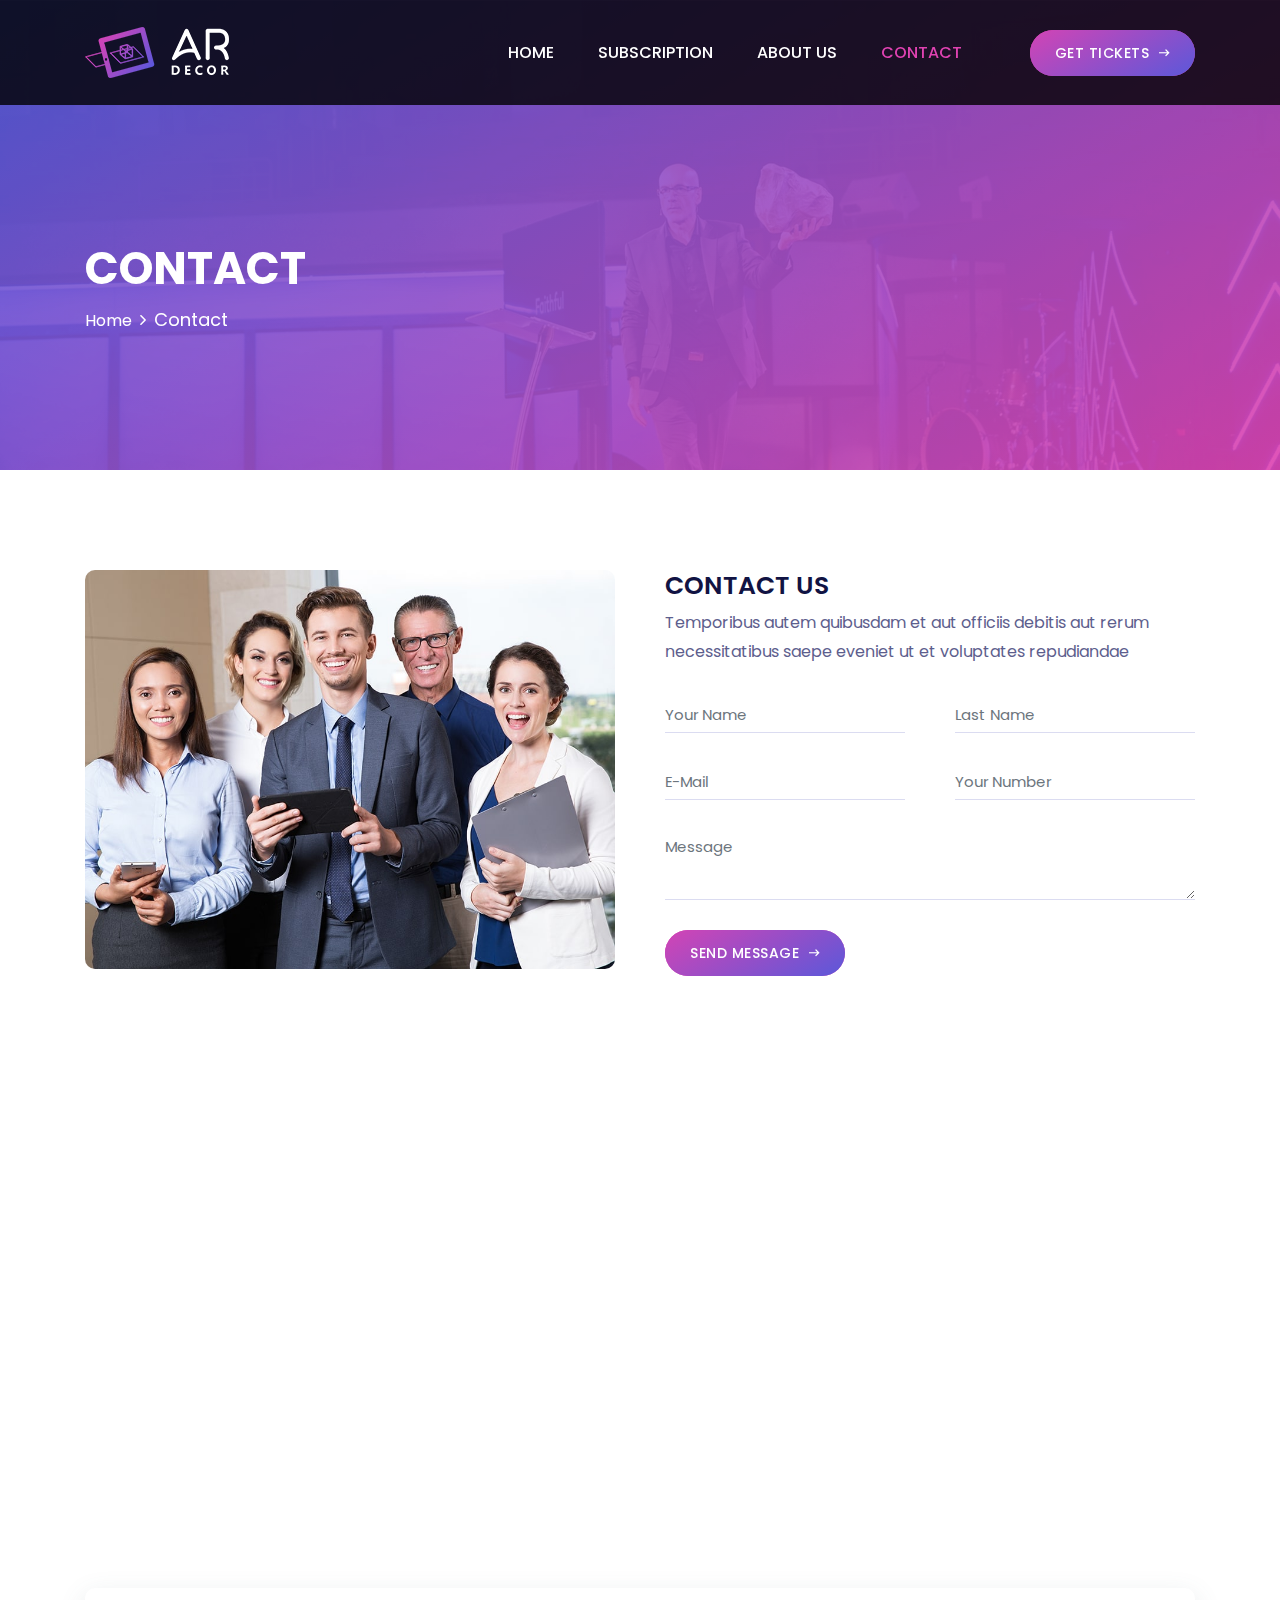
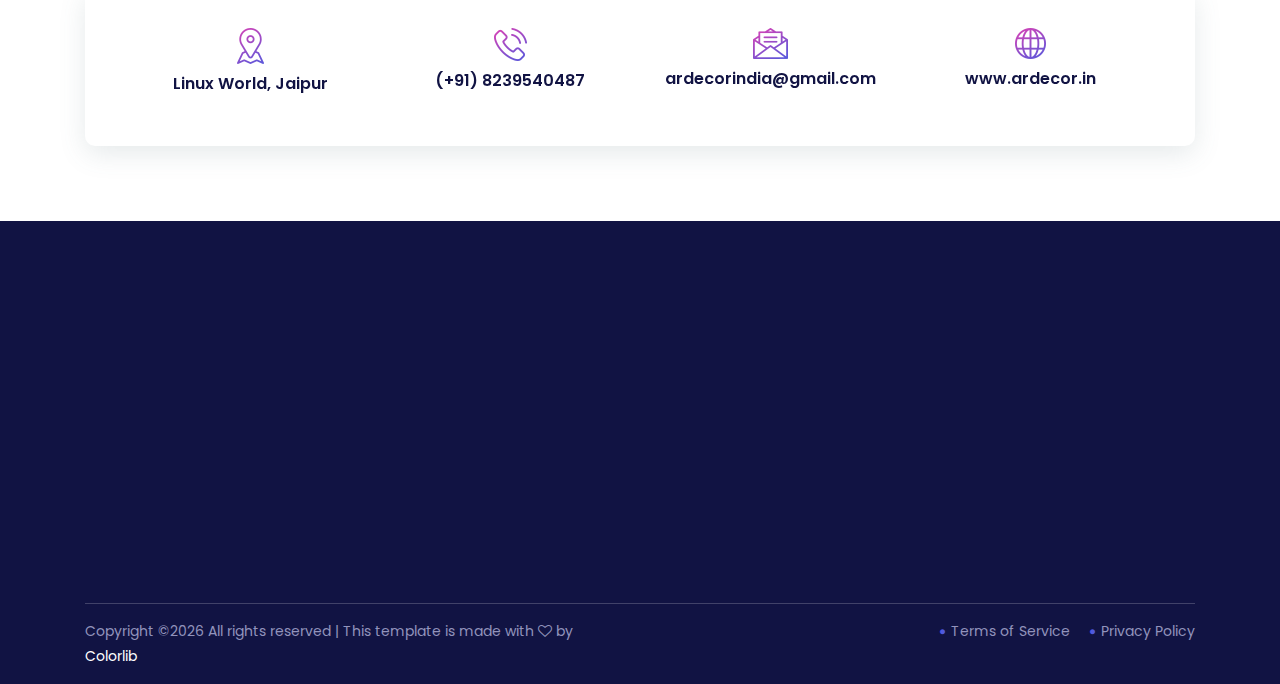
<file: contact.html>
<!DOCTYPE html>
<html lang="en">

<head>
    <meta charset="UTF-8">
    <meta name="description" content="">
    <meta http-equiv="X-UA-Compatible" content="IE=edge">
    <meta name="viewport" content="width=device-width, initial-scale=1, shrink-to-fit=no">

    <!-- Title -->
    <title>Confer - Conference Event HTML Template</title>

    <!-- Favicon -->
    <link rel="icon" href="./img/core-img/favicon.png">

    <!-- Stylesheet -->
    <link rel="stylesheet" href="style.css">

</head>

<body>
    <!-- Preloader -->
    <div id="preloader">
        <div class="loader"></div>
    </div>
    <!-- /Preloader -->

    <!-- Header Area Start -->
    <header class="header-area">
        <div class="classy-nav-container breakpoint-off">
            <div class="container">
                <!-- Classy Menu -->
                <nav class="classy-navbar justify-content-between" id="conferNav">

                    <!-- Logo -->
                    <a class="nav-brand" href="./index.html"><img src="./img/core-img/logo.png" alt=""></a>

                    <!-- Navbar Toggler -->
                    <div class="classy-navbar-toggler">
                        <span class="navbarToggler"><span></span><span></span><span></span></span>
                    </div>

                    <!-- Menu -->
                    <div class="classy-menu">
                        <!-- Menu Close Button -->
                        <div class="classycloseIcon">
                            <div class="cross-wrap"><span class="top"></span><span class="bottom"></span></div>
                        </div>
                        <!-- Nav Start -->
                        <div class="classynav">
                            <ul id="nav">
                                <li><a href="index.html">Home</a></li>
                                <li><a href="tickets.html">Subscription</a></li>
                                <li><a href="about.html">About Us</a></li>
                                <li class="active"><a href="contact.html">Contact</a></li>
                            </ul>

                            <!-- Get Tickets Button -->
                            <a href="#" class="btn confer-btn mt-3 mt-lg-0 ml-3 ml-lg-5">Get Tickets <i class="zmdi zmdi-long-arrow-right"></i></a>
                        </div>
                        <!-- Nav End -->
                    </div>
                </nav>
            </div>
        </div>
    </header>
    <!-- Header Area End -->

    <!-- Breadcrumb Area Start -->
    <section class="breadcrumb-area bg-img bg-gradient-overlay jarallax" style="background-image: url(img/bg-img/37.jpg);">
        <div class="container h-100">
            <div class="row h-100 align-items-center">
                <div class="col-12">
                    <div class="breadcrumb-content">
                        <h2 class="page-title">Contact</h2>
                        <nav aria-label="breadcrumb">
                            <ol class="breadcrumb">
                                <li class="breadcrumb-item"><a href="index.html">Home</a></li>
                                <li class="breadcrumb-item active" aria-current="page">Contact</li>
                            </ol>
                        </nav>
                    </div>
                </div>
            </div>
        </div>
    </section>
    <!-- Breadcrumb Area End -->

    <!-- Contact Us Area Start -->
    <section class="contact--us-area section-padding-100-0">
        <div class="container">
            <div class="row">
                <!-- Contact Us Thumb -->
                <div class="col-12 col-lg-6">
                    <div class="contact-us-thumb mb-100">
                        <img src="img/bg-img/44.jpg" alt="">
                    </div>
                </div>

                <!-- Contact Form -->
                <div class="col-12 col-lg-6">
                    <div class="contact_from_area mb-100 clearfix">
                        <!-- Contact Heading -->
                        <div class="contact-heading">
                            <h4>Contact us</h4>
                            <p>Temporibus autem quibusdam et aut officiis debitis aut rerum necessitatibus saepe eveniet ut et voluptates repudiandae</p>
                        </div>
                        <div class="contact_form">
                            <form action="mail.php" method="post">
                                <div class="contact_input_area">
                                    <div class="row">
                                        <!-- Form Group -->
                                        <div class="col-12 col-lg-6">
                                            <div class="form-group">
                                                <input type="text" class="form-control mb-30" name="name" id="name" placeholder="Your Name" required>
                                            </div>
                                        </div>
                                        <!-- Form Group -->
                                        <div class="col-12 col-lg-6">
                                            <div class="form-group">
                                                <input type="text" class="form-control mb-30" name="name" id="name-2" placeholder="Last Name" required>
                                            </div>
                                        </div>
                                        <!-- Form Group -->
                                        <div class="col-12 col-lg-6">
                                            <div class="form-group">
                                                <input type="email" class="form-control mb-30" name="email" id="email" placeholder="E-mail" required>
                                            </div>
                                        </div>
                                        <!-- Form Group -->
                                        <div class="col-12 col-lg-6">
                                            <div class="form-group">
                                                <input type="text" class="form-control mb-30" name="subject" id="subject" placeholder="Your Number">
                                            </div>
                                        </div>
                                        <!-- Form Group -->
                                        <div class="col-12">
                                            <div class="form-group">
                                                <textarea name="message" class="form-control mb-30" id="message" cols="30" rows="6" placeholder="Message" required></textarea>
                                            </div>
                                        </div>
                                        <!-- Button -->
                                        <div class="col-12">
                                            <button type="submit" class="btn confer-btn">Send Message <i class="zmdi zmdi-long-arrow-right"></i></button>
                                        </div>
                                    </div>
                                </div>
                            </form>
                        </div>
                    </div>
                </div>
            </div>
        </div>
    </section>
    <!-- Contact Us Area End -->

    <!-- Map Area -->
    <div class="map-area">
        <iframe src="https://www.google.com/maps/embed?pb=!1m18!1m12!1m3!1d8521.851236327686!2d-74.6724533513314!3d40.961125464236446!2m3!1f0!2f0!3f0!3m2!1i1024!2i768!4f13.1!3m3!1m2!1s0x89c371b215154515%3A0xb2dc3766c77b480b!2sHopatcong%2C+NJ%2C+USA!5e0!3m2!1sen!2sbd!4v1552471083596" allowfullscreen></iframe>
    </div>

    <!-- Contact Info Area -->
    <div class="container">
        <div class="row">
            <div class="col-12">
                <div class="contact--info-area bg-boxshadow">
                    <div class="row">
                        <!-- Single Contact Info -->
                        <div class="col-12 col-md-6 col-lg-3">
                            <div class="single-contact--info text-center">
                                <!-- Contact Info Icon -->
                                <div class="contact--info-icon">
                                    <img src="img/core-img/icon-5.png" alt="">
                                </div>
                                <h5>Linux World, Jaipur</h5>
                            </div>
                        </div>

                        <!-- Single Contact Info -->
                        <div class="col-12 col-md-6 col-lg-3">
                            <div class="single-contact--info text-center">
                                <!-- Contact Info Icon -->
                                <div class="contact--info-icon">
                                    <img src="img/core-img/icon-6.png" alt="">
                                </div>
                                <h5>(+91) 8239540487</h5>
                            </div>
                        </div>

                        <!-- Single Contact Info -->
                        <div class="col-12 col-md-6 col-lg-3">
                            <div class="single-contact--info text-center">
                                <!-- Contact Info Icon -->
                                <div class="contact--info-icon">
                                    <img src="img/core-img/icon-7.png" alt="">
                                </div>
                                <h5>ardecorindia@gmail.com</h5>
                            </div>
                        </div>

                        <!-- Single Contact Info -->
                        <div class="col-12 col-md-6 col-lg-3">
                            <div class="single-contact--info text-center">
                                <!-- Contact Info Icon -->
                                <div class="contact--info-icon">
                                    <img src="img/core-img/icon-8.png" alt="">
                                </div>
                                <h5>www.ardecor.in</h5>
                            </div>
                        </div>

                    </div>
                </div>
            </div>
        </div>
    </div>

    <!-- Footer Area Start -->
    <footer class="footer-area bg-img bg-overlay-2 section-padding-100-0">
            <!-- Main Footer Area -->
            <div class="main-footer-area">
                <div class="container">
                    <div class="row">
                        <!-- Single Footer Widget Area -->
                        <div class="col-12 col-sm-6 col-lg-3">
                            <div class="single-footer-widget mb-60 wow fadeInUp" data-wow-delay="300ms">
                                <!-- Footer Logo -->
                                <a href="#" class="footer-logo"><img src="img/core-img/logo.png" alt=""></a>
                                <p>Differentiate your venue with an impressive augmented walk throughout your client’s specific choice.</p>
    
                                <!-- Social Info -->
                                <div class="social-info">
                                    <a href="#"><i class="zmdi zmdi-facebook"></i></a>
                                    <a href="#"><i class="zmdi zmdi-instagram"></i></a>
                                    <a href="#"><i class="zmdi zmdi-twitter"></i></a>
                                    <a href="#"><i class="zmdi zmdi-linkedin"></i></a>
                                </div>
                            </div>
                        </div>
    
                        <!-- Single Footer Widget Area -->
                        <div class="col-12 col-sm-6 col-lg-3">
                            <div class="single-footer-widget mb-60 wow fadeInUp" data-wow-delay="300ms">
                                <!-- Widget Title -->
                                <h5 class="widget-title">Contact</h5>
    
                                <!-- Contact Area -->
                                <div class="footer-contact-info">
                                    <p><i class="zmdi zmdi-map"></i> Linux World, Jaipur</p>
                                    <p><i class="zmdi zmdi-phone"></i> (+91) 8239540487</p>
                                    <p><i class="zmdi zmdi-email"></i> ardecorindia@gmail.com</p>
                                    <p><i class="zmdi zmdi-globe"></i> www.ardecor.in</p>
                                </div>
                            </div>
                        </div>
    
                        <!-- Single Footer Widget Area -->
                        <div class="col-12 col-sm-6 col-lg-3">
                            <div class="single-footer-widget mb-60 wow fadeInUp" data-wow-delay="300ms">
                                <!-- Widget Title -->
                                <h5 class="widget-title">Workshops</h5>
    
                                <!-- Footer Nav -->
                                <ul class="footer-nav">
                                    <li><a href="#">OSHA Compliance</a></li>
                                    <li><a href="#">Microsoft Excel Basics</a></li>
                                    <li><a href="#">Forum Speaker Series</a></li>
                                    <li><a href="#">Tedx Moscow Conference</a></li>
                                </ul>
                            </div>
                        </div>
    
                        <!-- Single Footer Widget Area -->
                        <div class="col-12 col-sm-6 col-lg-3">
                            <div class="single-footer-widget mb-60 wow fadeInUp" data-wow-delay="300ms">
                                <!-- Widget Title -->
                                <h5 class="widget-title">Gallery</h5>
    
                                <!-- Footer Gallery -->
                                <div class="footer-gallery">
                                    <div class="row">
                                        <div class="col-4">
                                            <a href="img/bg-img/21.jpg" class="single-gallery-item"><img src="img/bg-img/21.jpg" alt=""></a>
                                        </div>
                                        <div class="col-4">
                                            <a href="img/bg-img/22.jpg" class="single-gallery-item"><img src="img/bg-img/22.jpg" alt=""></a>
                                        </div>
                                        <div class="col-4">
                                            <a href="img/bg-img/23.jpg" class="single-gallery-item"><img src="img/bg-img/23.jpg" alt=""></a>
                                        </div>
                                        <div class="col-4">
                                            <a href="img/bg-img/24.jpg" class="single-gallery-item"><img src="img/bg-img/24.jpg" alt=""></a>
                                        </div>
                                        <div class="col-4">
                                            <a href="img/bg-img/25.jpg" class="single-gallery-item"><img src="img/bg-img/25.jpg" alt=""></a>
                                        </div>
                                        <div class="col-4">
                                            <a href="img/bg-img/26.jpg" class="single-gallery-item"><img src="img/bg-img/26.jpg" alt=""></a>
                                        </div>
                                    </div>
                                </div>
                            </div>
                        </div>
                    </div>
                </div>
            </div>
    
            <!-- Copywrite Area -->
            <div class="container">
                <div class="copywrite-content">
                    <div class="row">
                        <!-- Copywrite Text -->
                        <div class="col-12 col-md-6">
                            <div class="copywrite-text">
                                <p><!-- Link back to Colorlib can't be removed. Template is licensed under CC BY 3.0. -->
    Copyright &copy;<script>document.write(new Date().getFullYear());</script> All rights reserved | This template is made with <i class="fa fa-heart-o" aria-hidden="true"></i> by <a href="https://colorlib.com" target="_blank">Colorlib</a>
    <!-- Link back to Colorlib can't be removed. Template is licensed under CC BY 3.0. --></p>
                            </div>
                        </div>
                        <!-- Footer Menu -->
                        <div class="col-12 col-md-6">
                            <div class="footer-menu">
                                <ul class="nav">
                                    <li><a href="#"><i class="zmdi zmdi-circle"></i> Terms of Service</a></li>
                                    <li><a href="#"><i class="zmdi zmdi-circle"></i> Privacy Policy</a></li>
                                </ul>
                            </div>
                        </div>
                    </div>
                </div>
            </div>
        </footer>
        <!-- Footer Area End -->

    <!-- **** All JS Files ***** -->
    <!-- jQuery 2.2.4 -->
    <script src="js/jquery.min.js"></script>
    <!-- Popper -->
    <script src="js/popper.min.js"></script>
    <!-- Bootstrap -->
    <script src="js/bootstrap.min.js"></script>
    <!-- All Plugins -->
    <script src="js/confer.bundle.js"></script>
    <!-- Active -->
    <script src="js/default-assets/active.js"></script>

</body>

</html>
</file>
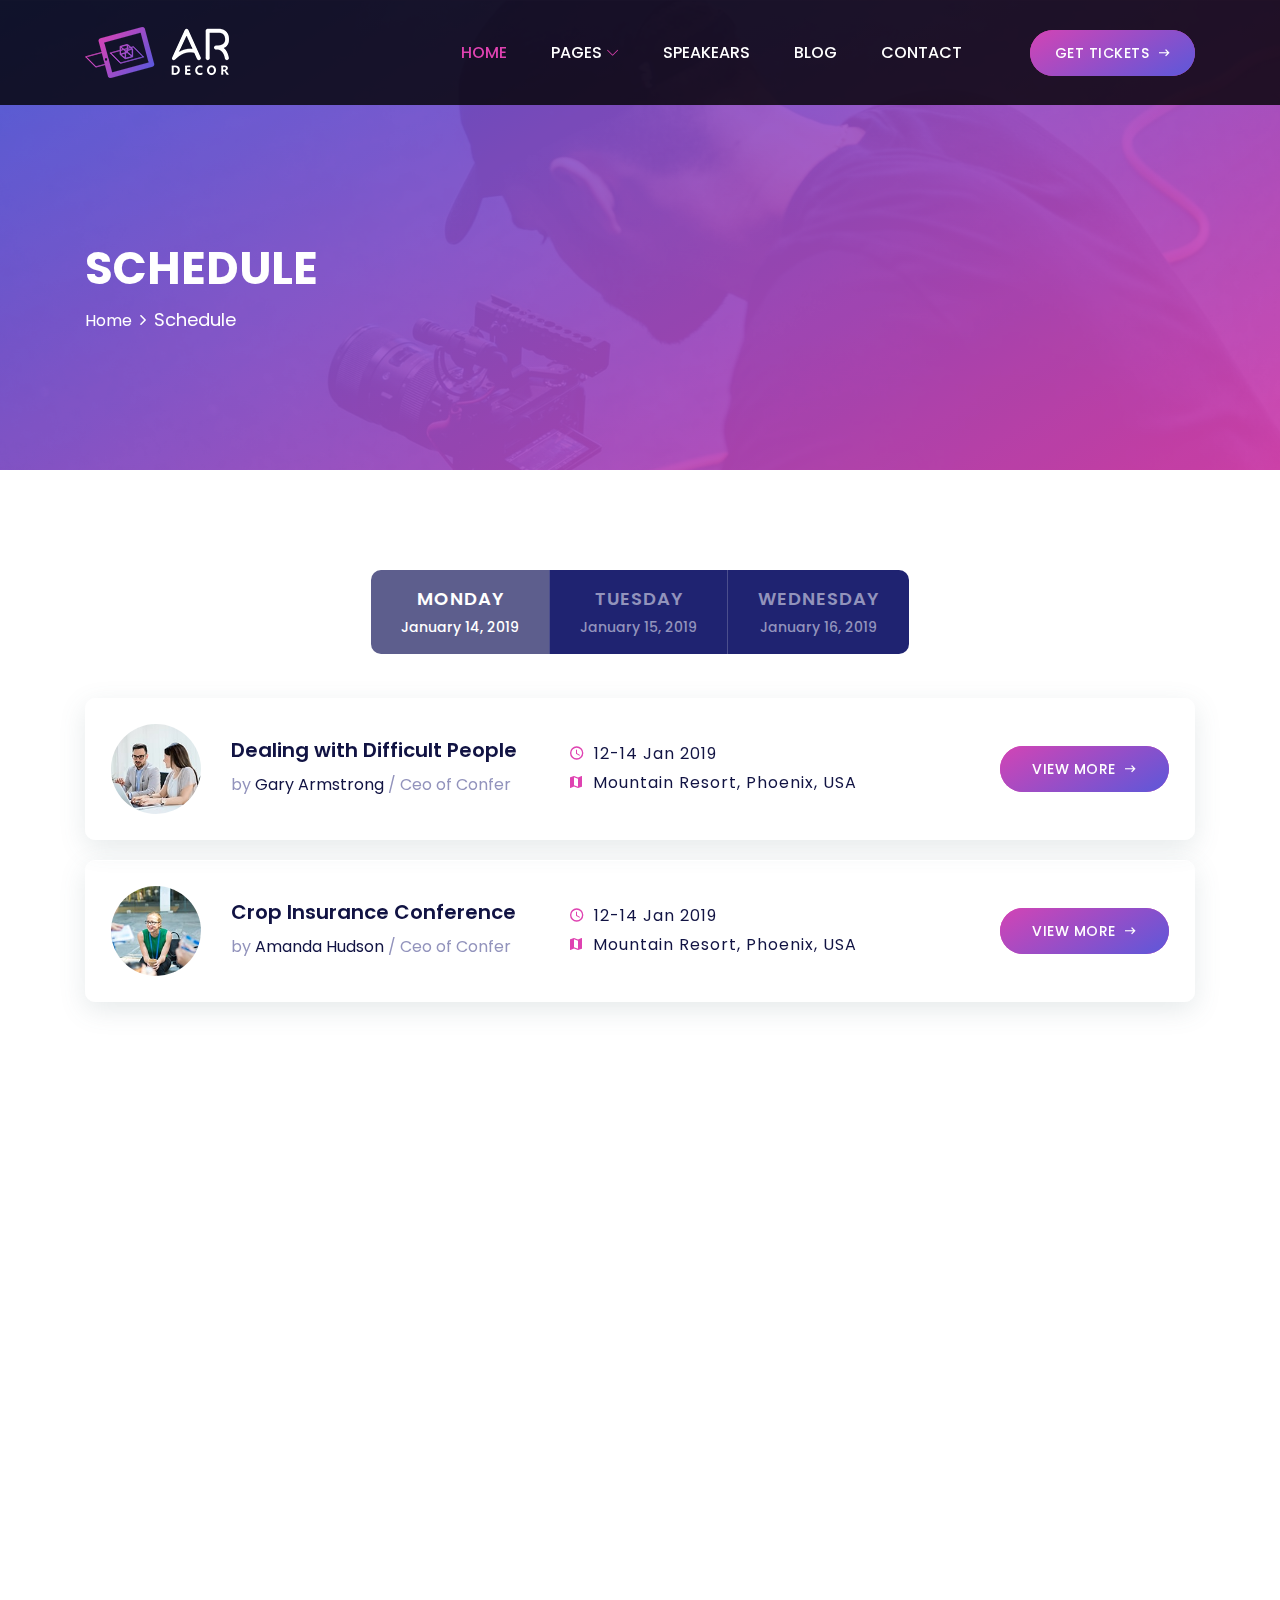
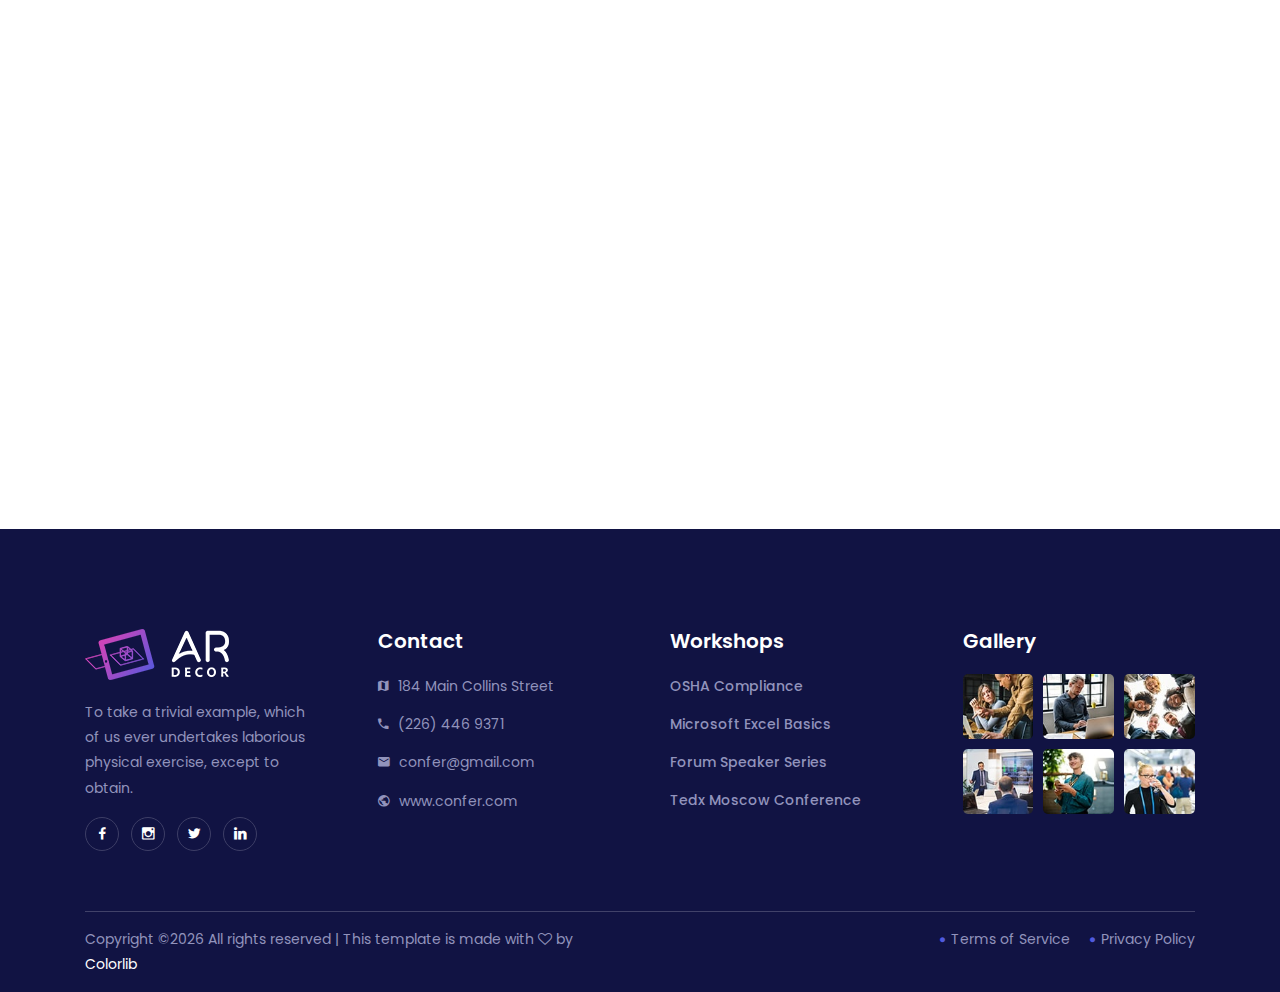
<file: schedule.html>
<!DOCTYPE html>
<html lang="en">

<head>
    <meta charset="UTF-8">
    <meta name="description" content="">
    <meta http-equiv="X-UA-Compatible" content="IE=edge">
    <meta name="viewport" content="width=device-width, initial-scale=1, shrink-to-fit=no">

    <!-- Title -->
    <title>Confer - Conference Event HTML Template</title>

    <!-- Favicon -->
    <link rel="icon" href="./img/core-img/favicon.png">

    <!-- Stylesheet -->
    <link rel="stylesheet" href="style.css">

</head>

<body>
    <!-- Preloader -->
    <div id="preloader">
        <div class="loader"></div>
    </div>
    <!-- /Preloader -->

    <!-- Header Area Start -->
    <header class="header-area">
        <div class="classy-nav-container breakpoint-off">
            <div class="container">
                <!-- Classy Menu -->
                <nav class="classy-navbar justify-content-between" id="conferNav">

                    <!-- Logo -->
                    <a class="nav-brand" href="./index.html"><img src="./img/core-img/logo.png" alt=""></a>

                    <!-- Navbar Toggler -->
                    <div class="classy-navbar-toggler">
                        <span class="navbarToggler"><span></span><span></span><span></span></span>
                    </div>

                    <!-- Menu -->
                    <div class="classy-menu">
                        <!-- Menu Close Button -->
                        <div class="classycloseIcon">
                            <div class="cross-wrap"><span class="top"></span><span class="bottom"></span></div>
                        </div>
                        <!-- Nav Start -->
                        <div class="classynav">
                            <ul id="nav">
                                <li class="active"><a href="index.html">Home</a></li>
                                <li><a href="#">Pages</a>
                                    <ul class="dropdown">
                                        <li><a href="index.html">- Home</a></li>
                                        <li><a href="about.html">- About Us</a></li>
                                        <li><a href="speakers.html">- Speakears</a></li>
                                        <li><a href="schedule.html">- Schedule</a></li>
                                        <li><a href="tickets.html">- Tickets</a></li>
                                        <li><a href="blog.html">- Blog</a></li>
                                        <li><a href="single-blog.html">- Single Blog</a></li>
                                        <li><a href="contact.html">- Contact</a></li>
                                        <li><a href="#">- Dropdown</a>
                                            <ul class="dropdown">
                                                <li><a href="#">- Dropdown Item</a></li>
                                                <li><a href="#">- Dropdown Item</a></li>
                                                <li><a href="#">- Dropdown Item</a></li>
                                                <li><a href="#">- Dropdown Item</a></li>
                                            </ul>
                                        </li>
                                    </ul>
                                </li>
                                <li><a href="speakers.html">Speakears</a></li>
                                <li><a href="blog.html">Blog</a></li>
                                <li><a href="contact.html">Contact</a></li>
                            </ul>

                            <!-- Get Tickets Button -->
                            <a href="#" class="btn confer-btn mt-3 mt-lg-0 ml-3 ml-lg-5">Get Tickets <i class="zmdi zmdi-long-arrow-right"></i></a>
                        </div>
                        <!-- Nav End -->
                    </div>
                </nav>
            </div>
        </div>
    </header>
    <!-- Header Area End -->

    <!-- Breadcrumb Area Start -->
    <section class="breadcrumb-area bg-img bg-gradient-overlay jarallax" style="background-image: url(img/bg-img/17.jpg);">
        <div class="container h-100">
            <div class="row h-100 align-items-center">
                <div class="col-12">
                    <div class="breadcrumb-content">
                        <h2 class="page-title">Schedule</h2>
                        <nav aria-label="breadcrumb">
                            <ol class="breadcrumb">
                                <li class="breadcrumb-item"><a href="index.html">Home</a></li>
                                <li class="breadcrumb-item active" aria-current="page">Schedule</li>
                            </ol>
                        </nav>
                    </div>
                </div>
            </div>
        </div>
    </section>
    <!-- Breadcrumb Area End -->

    <!-- Our Schedule Area Start -->
    <section class="our-schedule-area bg-white section-padding-100">
        <div class="container">
            <div class="row">
                <div class="col-12">
                    <div class="schedule-tab">
                        <!-- Nav Tabs -->
                        <ul class="nav nav-tabs wow fadeInUp" data-wow-delay="300ms" id="conferScheduleTab" role="tablist">
                            <li class="nav-item">
                                <a class="nav-link active" id="monday-tab" data-toggle="tab" href="#step-one" role="tab" aria-controls="step-one" aria-expanded="true">Monday <br> <span>January 14, 2019</span></a>
                            </li>
                            <!-- Nav Item -->
                            <li class="nav-item">
                                <a class="nav-link" id="tuesday-tab" data-toggle="tab" href="#step-two" role="tab" aria-controls="step-two" aria-expanded="true">Tuesday <br> <span>January 15, 2019</span></a>
                            </li>
                            <!-- Nav Item -->
                            <li class="nav-item">
                                <a class="nav-link" id="wednesday-tab" data-toggle="tab" href="#step-three" role="tab" aria-controls="step-three" aria-expanded="true">Wednesday <br> <span>January 16, 2019</span></a>
                            </li>
                        </ul>
                    </div>

                    <!-- Tab Content -->
                    <div class="tab-content" id="conferScheduleTabContent">
                        <div class="tab-pane fade show active" id="step-one" role="tabpanel" aria-labelledby="monday-tab">
                            <!-- Single Tab Content -->
                            <div class="single-tab-content">
                                <div class="row">
                                    <div class="col-12">
                                        <!-- Single Schedule Area -->
                                        <div class="single-schedule-area single-page d-flex flex-wrap justify-content-between align-items-center wow fadeInUp" data-wow-delay="300ms">
                                            <!-- Single Schedule Thumb and Info -->
                                            <div class="single-schedule-tumb-info d-flex align-items-center">
                                                <!-- Single Schedule Thumb -->
                                                <div class="single-schedule-tumb">
                                                    <img src="img/bg-img/10.jpg" alt="">
                                                </div>
                                                <!-- Single Schedule Info -->
                                                <div class="single-schedule-info">
                                                    <h6>Dealing with Difficult People</h6>
                                                    <p>by <span>Gary Armstrong</span> / Ceo of Confer</p>
                                                </div>
                                            </div>
                                            <!-- Single Schedule Info -->
                                            <div class="schedule-time-place">
                                                <p><i class="zmdi zmdi-time"></i> 12-14 Jan 2019</p>
                                                <p><i class="zmdi zmdi-map"></i> Mountain Resort, Phoenix, USA</p>
                                            </div>
                                            <!-- Schedule Btn -->
                                            <a href="#" class="btn confer-btn">View More <i class="zmdi zmdi-long-arrow-right"></i></a>
                                        </div>

                                        <!-- Single Schedule Area -->
                                        <div class="single-schedule-area single-page d-flex flex-wrap justify-content-between align-items-center wow fadeInUp" data-wow-delay="300ms">
                                            <!-- Single Schedule Thumb and Info -->
                                            <div class="single-schedule-tumb-info d-flex align-items-center">
                                                <!-- Single Schedule Thumb -->
                                                <div class="single-schedule-tumb">
                                                    <img src="img/bg-img/11.jpg" alt="">
                                                </div>
                                                <!-- Single Schedule Info -->
                                                <div class="single-schedule-info">
                                                    <h6>Crop Insurance Conference</h6>
                                                    <p>by <span>Amanda Hudson</span> / Ceo of Confer</p>
                                                </div>
                                            </div>
                                            <!-- Single Schedule Info -->
                                            <div class="schedule-time-place">
                                                <p><i class="zmdi zmdi-time"></i> 12-14 Jan 2019</p>
                                                <p><i class="zmdi zmdi-map"></i> Mountain Resort, Phoenix, USA</p>
                                            </div>
                                            <!-- Schedule Btn -->
                                            <a href="#" class="btn confer-btn">View More <i class="zmdi zmdi-long-arrow-right"></i></a>
                                        </div>

                                        <!-- Single Schedule Area -->
                                        <div class="single-schedule-area single-page d-flex flex-wrap justify-content-between align-items-center wow fadeInUp" data-wow-delay="300ms">
                                            <!-- Single Schedule Thumb and Info -->
                                            <div class="single-schedule-tumb-info d-flex align-items-center">
                                                <!-- Single Schedule Thumb -->
                                                <div class="single-schedule-tumb">
                                                    <img src="img/bg-img/12.jpg" alt="">
                                                </div>
                                                <!-- Single Schedule Info -->
                                                <div class="single-schedule-info">
                                                    <h6>Capdm Executive Conference</h6>
                                                    <p>by <span>Martha Burke</span> / Ceo of Confer</p>
                                                </div>
                                            </div>
                                            <!-- Single Schedule Info -->
                                            <div class="schedule-time-place">
                                                <p><i class="zmdi zmdi-time"></i> 12-14 Jan 2019</p>
                                                <p><i class="zmdi zmdi-map"></i> Mountain Resort, Phoenix, USA</p>
                                            </div>
                                            <!-- Schedule Btn -->
                                            <a href="#" class="btn confer-btn">View More <i class="zmdi zmdi-long-arrow-right"></i></a>
                                        </div>

                                        <!-- Single Schedule Area -->
                                        <div class="single-schedule-area single-page d-flex flex-wrap justify-content-between align-items-center wow fadeInUp" data-wow-delay="300ms">
                                            <!-- Single Schedule Thumb and Info -->
                                            <div class="single-schedule-tumb-info d-flex align-items-center">
                                                <!-- Single Schedule Thumb -->
                                                <div class="single-schedule-tumb">
                                                    <img src="img/bg-img/13.jpg" alt="">
                                                </div>
                                                <!-- Single Schedule Info -->
                                                <div class="single-schedule-info">
                                                    <h6>Street Food Convention</h6>
                                                    <p>by <span>Jeffrey Morales</span> / Ceo of Confer</p>
                                                </div>
                                            </div>
                                            <!-- Single Schedule Info -->
                                            <div class="schedule-time-place">
                                                <p><i class="zmdi zmdi-time"></i> 12-14 Jan 2019</p>
                                                <p><i class="zmdi zmdi-map"></i> Mountain Resort, Phoenix, USA</p>
                                            </div>
                                            <!-- Schedule Btn -->
                                            <a href="#" class="btn confer-btn">View More <i class="zmdi zmdi-long-arrow-right"></i></a>
                                        </div>
                                    </div>

                                    <!-- More Schedule Btn -->
                                    <div class="col-12">
                                        <div class="more-schedule-btn text-center mt-50 wow fadeInUp" data-wow-delay="300ms">
                                            <a href="#" class="btn confer-btn">View More <i class="zmdi zmdi-long-arrow-right"></i></a>
                                        </div>
                                    </div>
                                </div>
                            </div>
                        </div>

                        <div class="tab-pane fade" id="step-two" role="tabpanel" aria-labelledby="tuesday-tab">
                            <!-- Single Tab Content -->
                            <div class="single-tab-content">
                                <div class="row">
                                    <div class="col-12">
                                        <!-- Single Schedule Area -->
                                        <div class="single-schedule-area single-page d-flex flex-wrap justify-content-between align-items-center wow fadeInUp" data-wow-delay="300ms">
                                            <!-- Single Schedule Thumb and Info -->
                                            <div class="single-schedule-tumb-info d-flex align-items-center">
                                                <!-- Single Schedule Thumb -->
                                                <div class="single-schedule-tumb">
                                                    <img src="img/bg-img/11.jpg" alt="">
                                                </div>
                                                <!-- Single Schedule Info -->
                                                <div class="single-schedule-info">
                                                    <h6>Crop Insurance Conference</h6>
                                                    <p>by <span>Amanda Hudson</span> / Ceo of Confer</p>
                                                </div>
                                            </div>
                                            <!-- Single Schedule Info -->
                                            <div class="schedule-time-place">
                                                <p><i class="zmdi zmdi-time"></i> 12-14 Jan 2019</p>
                                                <p><i class="zmdi zmdi-map"></i> Mountain Resort, Phoenix, USA</p>
                                            </div>
                                            <!-- Schedule Btn -->
                                            <a href="#" class="btn confer-btn">View More <i class="zmdi zmdi-long-arrow-right"></i></a>
                                        </div>

                                        <!-- Single Schedule Area -->
                                        <div class="single-schedule-area single-page d-flex flex-wrap justify-content-between align-items-center wow fadeInUp" data-wow-delay="300ms">
                                            <!-- Single Schedule Thumb and Info -->
                                            <div class="single-schedule-tumb-info d-flex align-items-center">
                                                <!-- Single Schedule Thumb -->
                                                <div class="single-schedule-tumb">
                                                    <img src="img/bg-img/12.jpg" alt="">
                                                </div>
                                                <!-- Single Schedule Info -->
                                                <div class="single-schedule-info">
                                                    <h6>Capdm Executive Conference</h6>
                                                    <p>by <span>Martha Burke</span> / Ceo of Confer</p>
                                                </div>
                                            </div>
                                            <!-- Single Schedule Info -->
                                            <div class="schedule-time-place">
                                                <p><i class="zmdi zmdi-time"></i> 12-14 Jan 2019</p>
                                                <p><i class="zmdi zmdi-map"></i> Mountain Resort, Phoenix, USA</p>
                                            </div>
                                            <!-- Schedule Btn -->
                                            <a href="#" class="btn confer-btn">View More <i class="zmdi zmdi-long-arrow-right"></i></a>
                                        </div>

                                        <!-- Single Schedule Area -->
                                        <div class="single-schedule-area single-page d-flex flex-wrap justify-content-between align-items-center wow fadeInUp" data-wow-delay="300ms">
                                            <!-- Single Schedule Thumb and Info -->
                                            <div class="single-schedule-tumb-info d-flex align-items-center">
                                                <!-- Single Schedule Thumb -->
                                                <div class="single-schedule-tumb">
                                                    <img src="img/bg-img/13.jpg" alt="">
                                                </div>
                                                <!-- Single Schedule Info -->
                                                <div class="single-schedule-info">
                                                    <h6>Street Food Convention</h6>
                                                    <p>by <span>Jeffrey Morales</span> / Ceo of Confer</p>
                                                </div>
                                            </div>
                                            <!-- Single Schedule Info -->
                                            <div class="schedule-time-place">
                                                <p><i class="zmdi zmdi-time"></i> 12-14 Jan 2019</p>
                                                <p><i class="zmdi zmdi-map"></i> Mountain Resort, Phoenix, USA</p>
                                            </div>
                                            <!-- Schedule Btn -->
                                            <a href="#" class="btn confer-btn">View More <i class="zmdi zmdi-long-arrow-right"></i></a>
                                        </div>
                                    </div>

                                    <!-- More Schedule Btn -->
                                    <div class="col-12">
                                        <div class="more-schedule-btn text-center mt-50 wow fadeInUp" data-wow-delay="300ms">
                                            <a href="#" class="btn confer-btn">View More <i class="zmdi zmdi-long-arrow-right"></i></a>
                                        </div>
                                    </div>
                                </div>
                            </div>
                        </div>

                        <div class="tab-pane fade" id="step-three" role="tabpanel" aria-labelledby="wednesday-tab">
                            <!-- Single Tab Content -->
                            <div class="single-tab-content">
                                <div class="row">
                                    <div class="col-12">
                                        <!-- Single Schedule Area -->
                                        <div class="single-schedule-area single-page d-flex flex-wrap justify-content-between align-items-center wow fadeInUp" data-wow-delay="300ms">
                                            <!-- Single Schedule Thumb and Info -->
                                            <div class="single-schedule-tumb-info d-flex align-items-center">
                                                <!-- Single Schedule Thumb -->
                                                <div class="single-schedule-tumb">
                                                    <img src="img/bg-img/10.jpg" alt="">
                                                </div>
                                                <!-- Single Schedule Info -->
                                                <div class="single-schedule-info">
                                                    <h6>Dealing with Difficult People</h6>
                                                    <p>by <span>Gary Armstrong</span> / Ceo of Confer</p>
                                                </div>
                                            </div>
                                            <!-- Single Schedule Info -->
                                            <div class="schedule-time-place">
                                                <p><i class="zmdi zmdi-time"></i> 12-14 Jan 2019</p>
                                                <p><i class="zmdi zmdi-map"></i> Mountain Resort, Phoenix, USA</p>
                                            </div>
                                            <!-- Schedule Btn -->
                                            <a href="#" class="btn confer-btn">View More <i class="zmdi zmdi-long-arrow-right"></i></a>
                                        </div>

                                        <!-- Single Schedule Area -->
                                        <div class="single-schedule-area single-page d-flex flex-wrap justify-content-between align-items-center wow fadeInUp" data-wow-delay="300ms">
                                            <!-- Single Schedule Thumb and Info -->
                                            <div class="single-schedule-tumb-info d-flex align-items-center">
                                                <!-- Single Schedule Thumb -->
                                                <div class="single-schedule-tumb">
                                                    <img src="img/bg-img/13.jpg" alt="">
                                                </div>
                                                <!-- Single Schedule Info -->
                                                <div class="single-schedule-info">
                                                    <h6>Street Food Convention</h6>
                                                    <p>by <span>Jeffrey Morales</span> / Ceo of Confer</p>
                                                </div>
                                            </div>
                                            <!-- Single Schedule Info -->
                                            <div class="schedule-time-place">
                                                <p><i class="zmdi zmdi-time"></i> 12-14 Jan 2019</p>
                                                <p><i class="zmdi zmdi-map"></i> Mountain Resort, Phoenix, USA</p>
                                            </div>
                                            <!-- Schedule Btn -->
                                            <a href="#" class="btn confer-btn">View More <i class="zmdi zmdi-long-arrow-right"></i></a>
                                        </div>
                                    </div>

                                    <!-- More Schedule Btn -->
                                    <div class="col-12">
                                        <div class="more-schedule-btn text-center mt-50 wow fadeInUp" data-wow-delay="300ms">
                                            <a href="#" class="btn confer-btn">View More <i class="zmdi zmdi-long-arrow-right"></i></a>
                                        </div>
                                    </div>
                                </div>
                            </div>
                        </div>
                    </div>
                </div>
            </div>
        </div>
    </section>
    <!-- Our Schedule Area End -->

    <!-- Map Area Start -->
    <div class="map-area">
        <iframe src="https://www.google.com/maps/embed?pb=!1m18!1m12!1m3!1d8521.851236327686!2d-74.6724533513314!3d40.961125464236446!2m3!1f0!2f0!3f0!3m2!1i1024!2i768!4f13.1!3m3!1m2!1s0x89c371b215154515%3A0xb2dc3766c77b480b!2sHopatcong%2C+NJ%2C+USA!5e0!3m2!1sen!2sbd!4v1552471083596" allowfullscreen></iframe>
    </div>
    <!-- Map Area End -->

    <!-- Footer Area Start -->
    <footer class="footer-area bg-img bg-overlay-2 section-padding-100-0">
        <!-- Main Footer Area -->
        <div class="main-footer-area">
            <div class="container">
                <div class="row">
                    <!-- Single Footer Widget Area -->
                    <div class="col-12 col-sm-6 col-lg-3">
                        <div class="single-footer-widget mb-60">
                            <!-- Footer Logo -->
                            <a href="#" class="footer-logo"><img src="img/core-img/logo.png" alt=""></a>
                            <p>To take a trivial example, which of us ever undertakes laborious physical exercise, except to obtain.</p>

                            <!-- Social Info -->
                            <div class="social-info">
                                <a href="#"><i class="zmdi zmdi-facebook"></i></a>
                                <a href="#"><i class="zmdi zmdi-instagram"></i></a>
                                <a href="#"><i class="zmdi zmdi-twitter"></i></a>
                                <a href="#"><i class="zmdi zmdi-linkedin"></i></a>
                            </div>
                        </div>
                    </div>

                    <!-- Single Footer Widget Area -->
                    <div class="col-12 col-sm-6 col-lg-3">
                        <div class="single-footer-widget mb-60">
                            <!-- Widget Title -->
                            <h5 class="widget-title">Contact</h5>

                            <!-- Contact Area -->
                            <div class="footer-contact-info">
                                <p><i class="zmdi zmdi-map"></i> 184 Main Collins Street</p>
                                <p><i class="zmdi zmdi-phone"></i> (226) 446 9371</p>
                                <p><i class="zmdi zmdi-email"></i> confer@gmail.com</p>
                                <p><i class="zmdi zmdi-globe"></i> www.confer.com</p>
                            </div>
                        </div>
                    </div>

                    <!-- Single Footer Widget Area -->
                    <div class="col-12 col-sm-6 col-lg-3">
                        <div class="single-footer-widget mb-60">
                            <!-- Widget Title -->
                            <h5 class="widget-title">Workshops</h5>

                            <!-- Footer Nav -->
                            <ul class="footer-nav">
                                <li><a href="#">OSHA Compliance</a></li>
                                <li><a href="#">Microsoft Excel Basics</a></li>
                                <li><a href="#">Forum Speaker Series</a></li>
                                <li><a href="#">Tedx Moscow Conference</a></li>
                            </ul>
                        </div>
                    </div>

                    <!-- Single Footer Widget Area -->
                    <div class="col-12 col-sm-6 col-lg-3">
                        <div class="single-footer-widget mb-60">
                            <!-- Widget Title -->
                            <h5 class="widget-title">Gallery</h5>

                            <!-- Footer Gallery -->
                            <div class="footer-gallery">
                                <div class="row">
                                    <div class="col-4">
                                        <a href="img/bg-img/21.jpg" class="single-gallery-item"><img src="img/bg-img/21.jpg" alt=""></a>
                                    </div>
                                    <div class="col-4">
                                        <a href="img/bg-img/22.jpg" class="single-gallery-item"><img src="img/bg-img/22.jpg" alt=""></a>
                                    </div>
                                    <div class="col-4">
                                        <a href="img/bg-img/23.jpg" class="single-gallery-item"><img src="img/bg-img/23.jpg" alt=""></a>
                                    </div>
                                    <div class="col-4">
                                        <a href="img/bg-img/24.jpg" class="single-gallery-item"><img src="img/bg-img/24.jpg" alt=""></a>
                                    </div>
                                    <div class="col-4">
                                        <a href="img/bg-img/25.jpg" class="single-gallery-item"><img src="img/bg-img/25.jpg" alt=""></a>
                                    </div>
                                    <div class="col-4">
                                        <a href="img/bg-img/26.jpg" class="single-gallery-item"><img src="img/bg-img/26.jpg" alt=""></a>
                                    </div>
                                </div>
                            </div>
                        </div>
                    </div>
                </div>
            </div>
        </div>

        <!-- Copywrite Area -->
        <div class="container">
            <div class="copywrite-content">
                <div class="row">
                    <!-- Copywrite Text -->
                    <div class="col-12 col-md-6">
                        <div class="copywrite-text">
                            <p><!-- Link back to Colorlib can't be removed. Template is licensed under CC BY 3.0. -->
Copyright &copy;<script>document.write(new Date().getFullYear());</script> All rights reserved | This template is made with <i class="fa fa-heart-o" aria-hidden="true"></i> by <a href="https://colorlib.com" target="_blank">Colorlib</a>
<!-- Link back to Colorlib can't be removed. Template is licensed under CC BY 3.0. --></p>
                        </div>
                    </div>
                    <!-- Footer Menu -->
                    <div class="col-12 col-md-6">
                        <div class="footer-menu">
                            <ul class="nav">
                                <li><a href="#"><i class="zmdi zmdi-circle"></i> Terms of Service</a></li>
                                <li><a href="#"><i class="zmdi zmdi-circle"></i> Privacy Policy</a></li>
                            </ul>
                        </div>
                    </div>
                </div>
            </div>
        </div>
    </footer>
    <!-- Footer Area End -->

    <!-- **** All JS Files ***** -->
    <!-- jQuery 2.2.4 -->
    <script src="js/jquery.min.js"></script>
    <!-- Popper -->
    <script src="js/popper.min.js"></script>
    <!-- Bootstrap -->
    <script src="js/bootstrap.min.js"></script>
    <!-- All Plugins -->
    <script src="js/confer.bundle.js"></script>
    <!-- Active -->
    <script src="js/default-assets/active.js"></script>

</body>

</html>
</file>
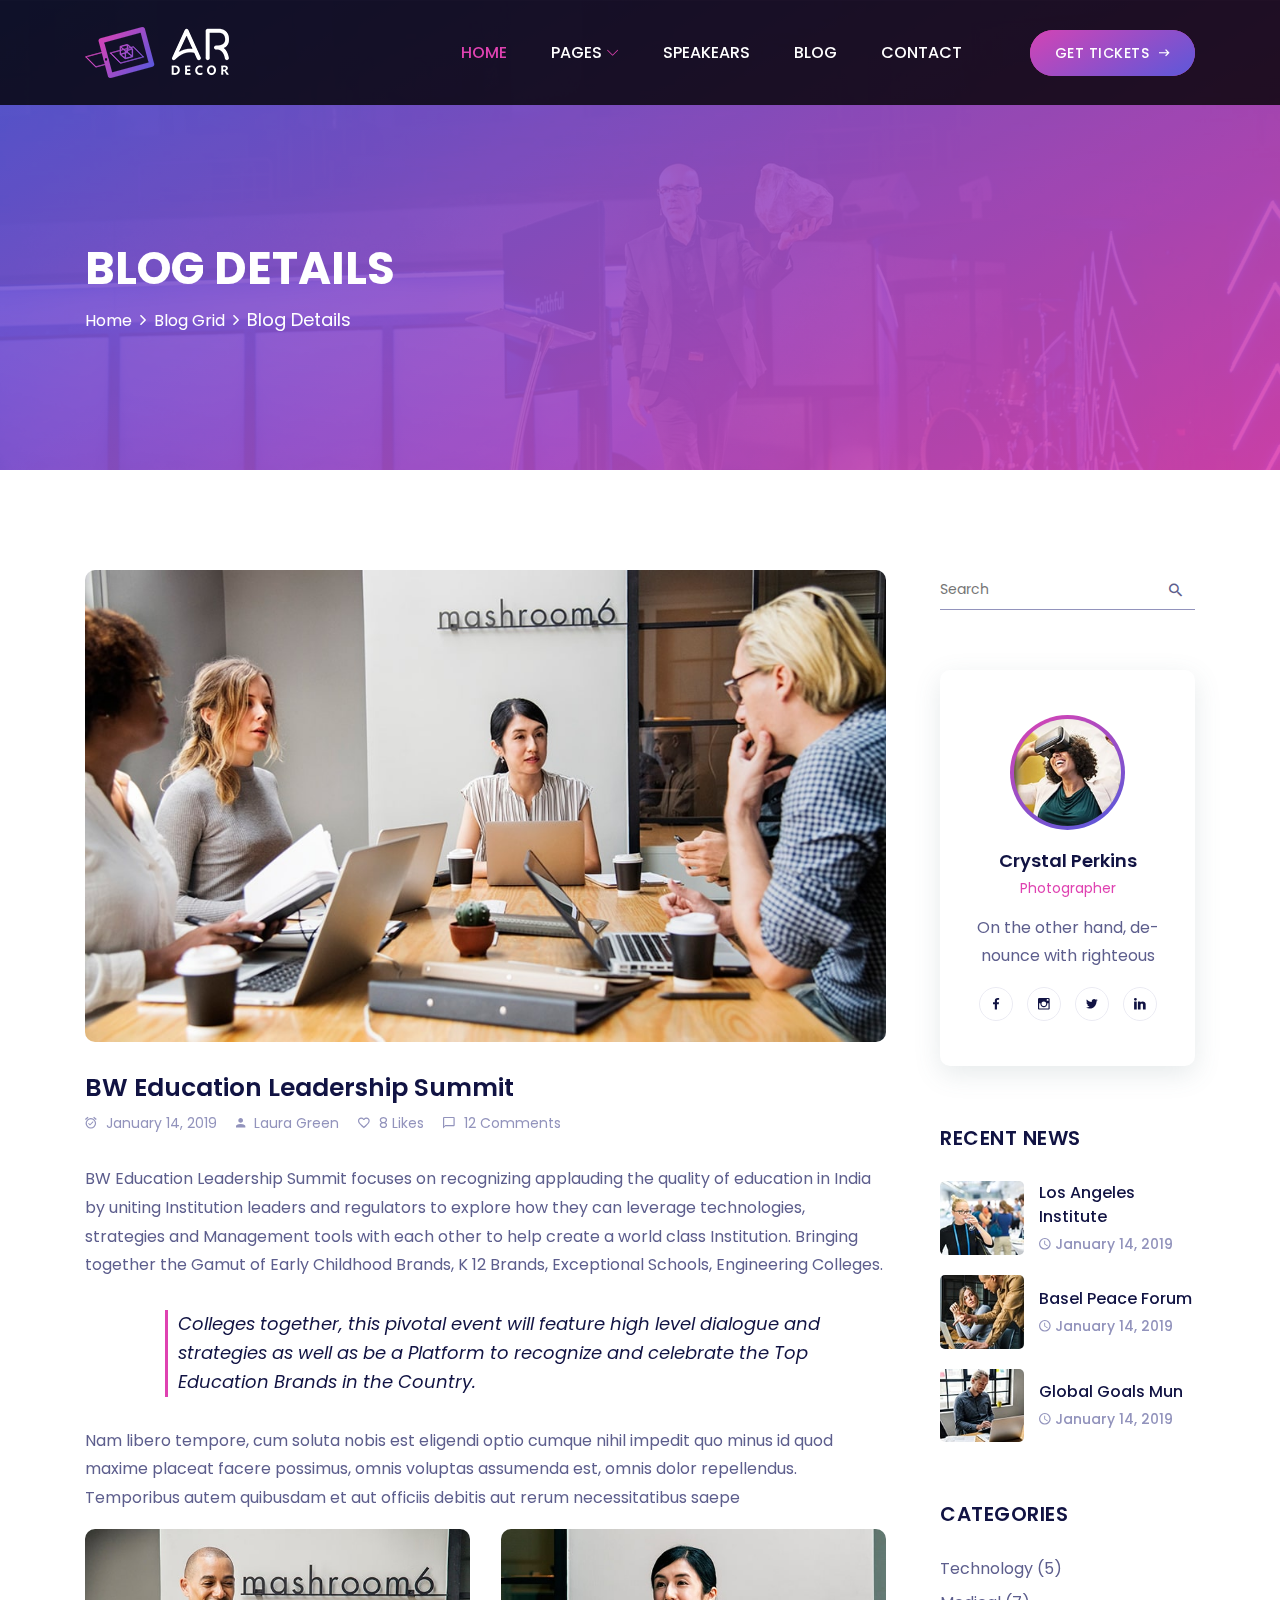
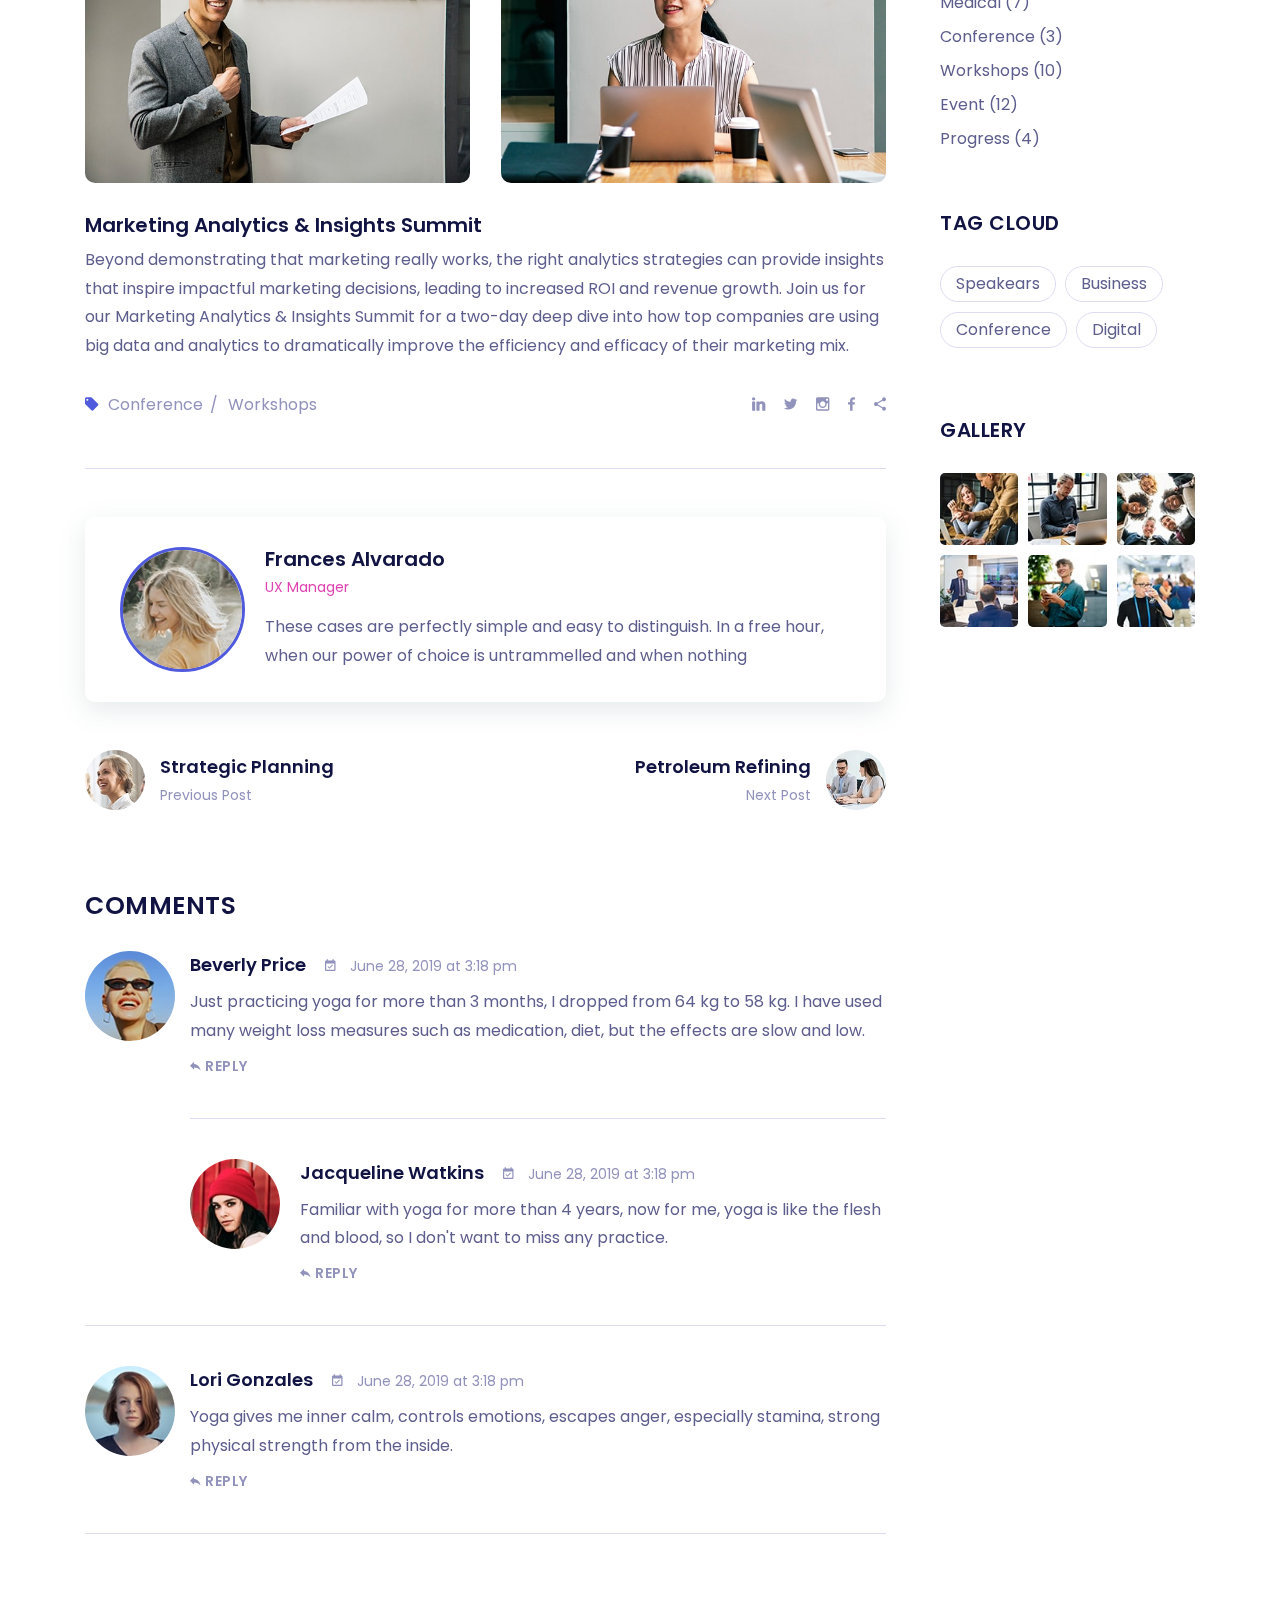
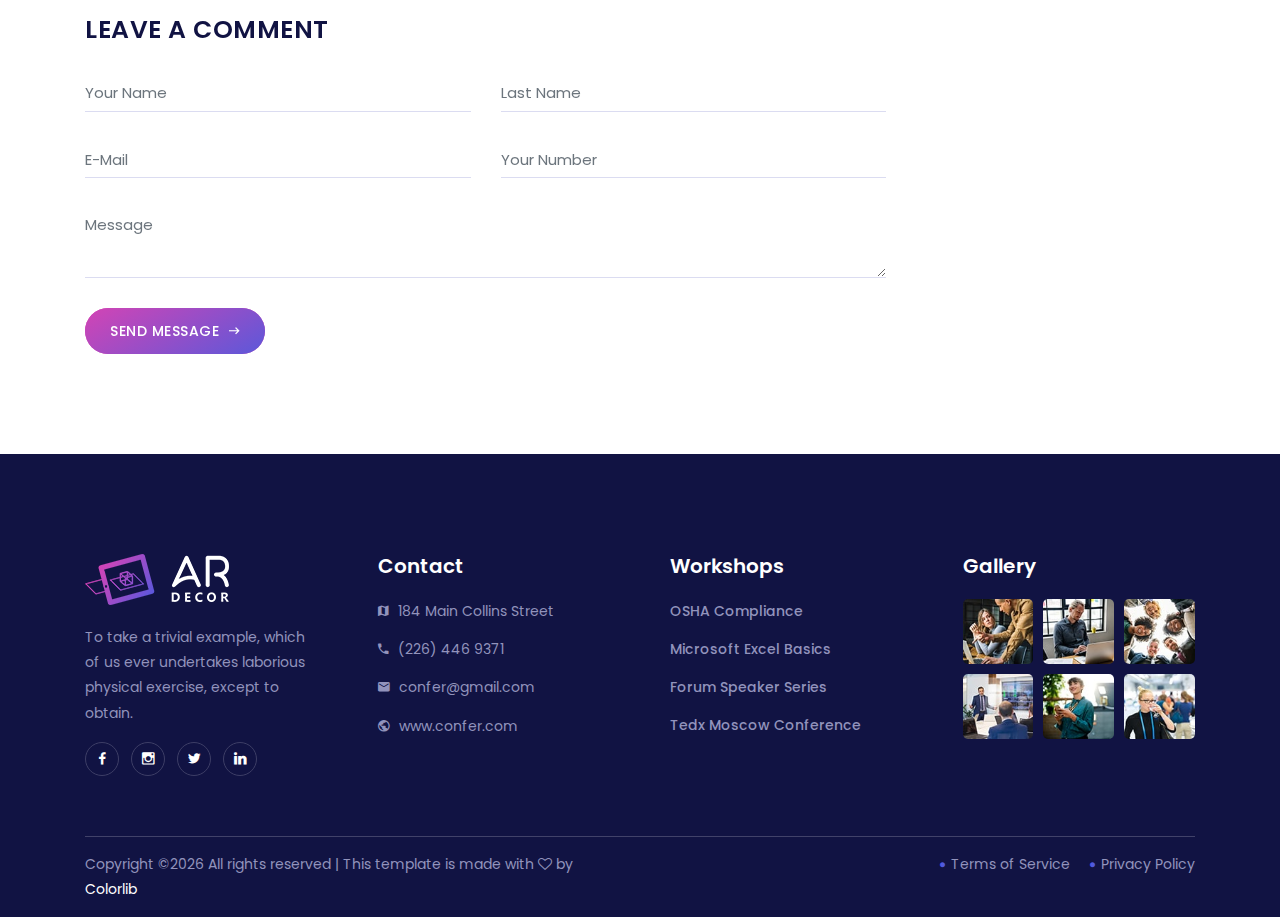
<file: single-blog.html>
<!DOCTYPE html>
<html lang="en">

<head>
    <meta charset="UTF-8">
    <meta name="description" content="">
    <meta http-equiv="X-UA-Compatible" content="IE=edge">
    <meta name="viewport" content="width=device-width, initial-scale=1, shrink-to-fit=no">

    <!-- Title -->
    <title>Confer - Conference Event HTML Template</title>

    <!-- Favicon -->
    <link rel="icon" href="./img/core-img/favicon.png">

    <!-- Stylesheet -->
    <link rel="stylesheet" href="style.css">

</head>

<body>
    <!-- Preloader -->
    <div id="preloader">
        <div class="loader"></div>
    </div>
    <!-- /Preloader -->

    <!-- Header Area Start -->
    <header class="header-area">
        <div class="classy-nav-container breakpoint-off">
            <div class="container">
                <!-- Classy Menu -->
                <nav class="classy-navbar justify-content-between" id="conferNav">

                    <!-- Logo -->
                    <a class="nav-brand" href="./index.html"><img src="./img/core-img/logo.png" alt=""></a>

                    <!-- Navbar Toggler -->
                    <div class="classy-navbar-toggler">
                        <span class="navbarToggler"><span></span><span></span><span></span></span>
                    </div>

                    <!-- Menu -->
                    <div class="classy-menu">
                        <!-- Menu Close Button -->
                        <div class="classycloseIcon">
                            <div class="cross-wrap"><span class="top"></span><span class="bottom"></span></div>
                        </div>
                        <!-- Nav Start -->
                        <div class="classynav">
                            <ul id="nav">
                                <li class="active"><a href="index.html">Home</a></li>
                                <li><a href="#">Pages</a>
                                    <ul class="dropdown">
                                        <li><a href="index.html">- Home</a></li>
                                        <li><a href="about.html">- About Us</a></li>
                                        <li><a href="speakers.html">- Speakears</a></li>
                                        <li><a href="schedule.html">- Schedule</a></li>
                                        <li><a href="tickets.html">- Tickets</a></li>
                                        <li><a href="blog.html">- Blog</a></li>
                                        <li><a href="single-blog.html">- Single Blog</a></li>
                                        <li><a href="contact.html">- Contact</a></li>
                                        <li><a href="#">- Dropdown</a>
                                            <ul class="dropdown">
                                                <li><a href="#">- Dropdown Item</a></li>
                                                <li><a href="#">- Dropdown Item</a></li>
                                                <li><a href="#">- Dropdown Item</a></li>
                                                <li><a href="#">- Dropdown Item</a></li>
                                            </ul>
                                        </li>
                                    </ul>
                                </li>
                                <li><a href="speakers.html">Speakears</a></li>
                                <li><a href="blog.html">Blog</a></li>
                                <li><a href="contact.html">Contact</a></li>
                            </ul>

                            <!-- Get Tickets Button -->
                            <a href="#" class="btn confer-btn mt-3 mt-lg-0 ml-3 ml-lg-5">Get Tickets <i class="zmdi zmdi-long-arrow-right"></i></a>
                        </div>
                        <!-- Nav End -->
                    </div>
                </nav>
            </div>
        </div>
    </header>
    <!-- Header Area End -->

    <!-- Breadcrumb Area Start -->
    <section class="breadcrumb-area bg-img bg-gradient-overlay jarallax" style="background-image: url(img/bg-img/37.jpg);">
        <div class="container h-100">
            <div class="row h-100 align-items-center">
                <div class="col-12">
                    <div class="breadcrumb-content">
                        <h2 class="page-title">Blog Details</h2>
                        <nav aria-label="breadcrumb">
                            <ol class="breadcrumb">
                                <li class="breadcrumb-item"><a href="index.html">Home</a></li>
                                <li class="breadcrumb-item"><a href="blog.html">Blog Grid</a></li>
                                <li class="breadcrumb-item active" aria-current="page">Blog Details</li>
                            </ol>
                        </nav>
                    </div>
                </div>
            </div>
        </div>
    </section>
    <!-- Breadcrumb Area End -->

    <!-- Blog Area Start -->
    <section class="confer-blog-details-area section-padding-100-0">
        <div class="container">
            <div class="row justify-content-center">
                <!-- Single Post Details Area -->
                <div class="col-12 col-lg-8 col-xl-9">
                    <div class="pr-lg-4 mb-100">
                        <!-- Post Content -->
                        <div class="post-details-content">

                            <!-- Post Thumbnail -->
                            <div class="post-blog-thumbnail mb-30">
                                <img src="img/bg-img/46.jpg" alt="">
                            </div>

                            <!-- Post Title -->
                            <h4 class="post-title">BW Education Leadership Summit</h4>

                            <!-- Post Meta -->
                            <div class="post-meta">
                                <a class="post-date" href="#"><i class="zmdi zmdi-alarm-check"></i> January 14, 2019</a>
                                <a class="post-author" href="#"><i class="zmdi zmdi-account"></i> Laura Green</a>
                                <a class="post-author" href="#"><i class="zmdi zmdi-favorite-outline"></i> 8 Likes</a>
                                <a class="post-author" href="#"><i class="zmdi zmdi-comment-outline"></i> 12 Comments</a>
                            </div>

                            <p>BW Education Leadership Summit focuses on recognizing applauding the quality of education in India by uniting Institution leaders and regulators to explore how they can leverage technologies, strategies and Management tools with each other to help create a world class Institution. Bringing together the Gamut of Early Childhood Brands, K 12 Brands, Exceptional Schools, Engineering Colleges.</p>

                            <!-- Blockquote -->
                            <blockquote class="confer-blockquote">
                                <h5>Colleges together, this pivotal event will feature high level dialogue and strategies as well as be a Platform to recognize and celebrate the Top Education Brands in the Country.</h5>
                            </blockquote>

                            <p>Nam libero tempore, cum soluta nobis est eligendi optio cumque nihil impedit quo minus id quod maxime placeat facere possimus, omnis voluptas assumenda est, omnis dolor repellendus. Temporibus autem quibusdam et aut officiis debitis aut rerum necessitatibus saepe</p>

                            <div class="row">
                                <div class="col-6">
                                    <img class="mb-30" src="img/bg-img/51.jpg" alt="">
                                </div>
                                <div class="col-6">
                                    <img class="mb-30" src="img/bg-img/52.jpg" alt="">
                                </div>
                            </div>

                            <h5>Marketing Analytics &amp; Insights Summit</h5>
                            <p>Beyond demonstrating that marketing really works, the right analytics strategies can provide insights that inspire impactful marketing decisions, leading to increased ROI and revenue growth. Join us for our Marketing Analytics &amp; Insights Summit for a two-day deep dive into how top companies are using big data and analytics to dramatically improve the efficiency and efficacy of their marketing mix.</p>
                        </div>

                        <!-- Post Tags & Social Info -->
                        <div class="post-tags-social-area mt-30 pb-5 d-flex flex-wrap align-items-center">
                            <!-- Popular Tags -->
                            <div class="popular-tags d-flex align-items-center">
                                <p><i class="zmdi zmdi-label"></i></p>
                                <ul class="nav">
                                    <li><a href="#">Conference</a></li>
                                    <li><a href="#">Workshops</a></li>
                                </ul>
                            </div>

                            <!-- Author Social Info -->
                            <div class="author-social-info">
                                <a href="#"><i class="zmdi zmdi-linkedin"></i></a>
                                <a href="#"><i class="zmdi zmdi-twitter"></i></a>
                                <a href="#"><i class="zmdi zmdi-instagram"></i></a>
                                <a href="#"><i class="zmdi zmdi-facebook"></i></a>
                                <a href="#"><i class="zmdi zmdi-share"></i></a>
                            </div>
                        </div>

                        <!-- Post Author Area -->
                        <div class="post-author-area d-flex align-items-center my-5">
                            <!-- Avatar -->
                            <div class="author-avatar">
                                <img src="img/bg-img/53.jpg" alt="">
                            </div>
                            <!-- Author Content -->
                            <div class="author-content">
                                <h5>Frances Alvarado</h5>
                                <span>UX Manager</span>
                                <p>These cases are perfectly simple and easy to distinguish. In a free hour, when our power of choice is untrammelled and when nothing</p>
                            </div>
                        </div>

                        <!-- Pager Area -->
                        <div class="pager-area d-flex align-items-center flex-wrap mb-80">
                            <!-- Prev Post -->
                            <div class="pager-single-post d-flex align-items-center">
                                <div class="post-thumb">
                                    <a href="#"><img src="img/bg-img/54.jpg" alt=""></a>
                                </div>
                                <div class="post-meta">
                                    <a href="#" class="post-title">Strategic Planning</a>
                                    <span>Previous Post</span>
                                </div>
                            </div>

                            <!-- Next Post -->
                            <div class="pager-single-post d-flex align-items-center">
                                <div class="post-thumb">
                                    <a href="#"><img src="img/bg-img/55.jpg" alt=""></a>
                                </div>
                                <div class="post-meta">
                                    <a href="#" class="post-title">Petroleum Refining</a>
                                    <span>Next Post</span>
                                </div>
                            </div>
                        </div>

                        <!-- Comment Area -->
                        <div class="comment-area mb-80">
                            <!-- Comments Area -->
                            <div class="comment_area clearfix">
                                <h4 class="mb-30">Comments</h4>

                                <ol>
                                    <!-- Single Comment Area -->
                                    <li class="single_comment_area">
                                        <!-- Comment Content -->
                                        <div class="comment-content d-flex">
                                            <!-- Comment Author -->
                                            <div class="comment-author">
                                                <img src="img/bg-img/56.jpg" alt="author">
                                            </div>
                                            <!-- Comment Meta -->
                                            <div class="comment-meta">
                                                <div class="comment-meta-data">
                                                    <a href="#">Beverly Price</a>
                                                    <span><i class="zmdi zmdi-calendar-check"></i> June 28, 2019 at 3:18 pm</span>
                                                </div>
                                                <p>Just practicing yoga for more than 3 months, I dropped from 64 kg to 58 kg. I have used many weight loss measures such as medication, diet, but the effects are slow and low.</p>
                                                <a href="#" class="reply"><i class="zmdi zmdi-mail-reply"></i> Reply</a>
                                            </div>
                                        </div>

                                        <ol class="children">
                                            <li class="single_comment_area">
                                                <!-- Comment Content -->
                                                <div class="comment-content d-flex">
                                                    <!-- Comment Author -->
                                                    <div class="comment-author">
                                                        <img src="img/bg-img/57.jpg" alt="author">
                                                    </div>
                                                    <!-- Comment Meta -->
                                                    <div class="comment-meta">
                                                        <div class="comment-meta-data">
                                                            <a href="#">Jacqueline Watkins</a>
                                                            <span><i class="zmdi zmdi-calendar-check"></i> June 28, 2019 at 3:18 pm</span>
                                                        </div>
                                                        <p>Familiar with yoga for more than 4 years, now for me, yoga is like the flesh and blood, so I don't want to miss any practice.</p>
                                                        <a href="#" class="reply"><i class="zmdi zmdi-mail-reply"></i> Reply</a>
                                                    </div>
                                                </div>
                                            </li>
                                        </ol>
                                    </li>

                                    <!-- Single Comment Area -->
                                    <li class="single_comment_area">
                                        <!-- Comment Content -->
                                        <div class="comment-content d-flex">
                                            <!-- Comment Author -->
                                            <div class="comment-author">
                                                <img src="img/bg-img/58.jpg" alt="author">
                                            </div>
                                            <!-- Comment Meta -->
                                            <div class="comment-meta">
                                                <div class="comment-meta-data">
                                                    <a href="#">Lori Gonzales</a>
                                                    <span><i class="zmdi zmdi-calendar-check"></i> June 28, 2019 at 3:18 pm</span>
                                                </div>
                                                <p>Yoga gives me inner calm, controls emotions, escapes anger, especially stamina, strong physical strength from the inside.</p>
                                                <a href="#" class="reply"><i class="zmdi zmdi-mail-reply"></i> Reply</a>
                                            </div>
                                        </div>
                                    </li>
                                </ol>
                            </div>
                        </div>

                        <!-- Leave A Reply -->
                        <div class="confer-leave-a-reply-form clearfix">
                            <h4 class="mb-30">Leave A Comment</h4>
                            
                            <!-- Leave A Reply -->
                            <div class="contact_form">
                                <form action="#" method="post">
                                    <div class="contact_input_area">
                                        <div class="row">
                                            <!-- Form Group -->
                                            <div class="col-12 col-lg-6">
                                                <div class="form-group">
                                                    <input type="text" class="form-control mb-30" name="name" id="name" placeholder="Your Name" required>
                                                </div>
                                            </div>
                                            <!-- Form Group -->
                                            <div class="col-12 col-lg-6">
                                                <div class="form-group">
                                                    <input type="text" class="form-control mb-30" name="name" id="name-2" placeholder="Last Name" required>
                                                </div>
                                            </div>
                                            <!-- Form Group -->
                                            <div class="col-12 col-lg-6">
                                                <div class="form-group">
                                                    <input type="email" class="form-control mb-30" name="email" id="email" placeholder="E-mail" required>
                                                </div>
                                            </div>
                                            <!-- Form Group -->
                                            <div class="col-12 col-lg-6">
                                                <div class="form-group">
                                                    <input type="text" class="form-control mb-30" name="subject" id="subject" placeholder="Your Number">
                                                </div>
                                            </div>
                                            <!-- Form Group -->
                                            <div class="col-12">
                                                <div class="form-group">
                                                    <textarea name="message" class="form-control mb-30" id="message" cols="30" rows="6" placeholder="Message" required></textarea>
                                                </div>
                                            </div>
                                            <!-- Button -->
                                            <div class="col-12">
                                                <button type="submit" class="btn confer-btn">Send Message <i class="zmdi zmdi-long-arrow-right"></i></button>
                                            </div>
                                        </div>
                                    </div>
                                </form>
                            </div>
                        </div>
                    </div>
                </div>

                <!-- Blog Sidebar Area -->
                <div class="col-12 col-md-6 col-lg-4 col-xl-3">
                    <div class="confer-sidebar-area mb-100">

                        <!-- Single Widget Area -->
                        <div class="single-widget-area">
                            <div class="search-widget">
                                <form action="#" method="post">
                                    <input type="search" name="search-form" id="searchForm" placeholder="Search">
                                    <button type="submit"><i class="zmdi zmdi-search"></i></button>
                                </form>
                            </div>
                        </div>

                        <!-- Single Widget Area -->
                        <div class="single-widget-area">
                            <!-- Post Author Widget -->
                            <div class="post-author-widget">
                                <!-- Thumbnail -->
                                <div class="post-author-avatar">
                                    <img src="img/bg-img/50.jpg" alt="">
                                </div>
                                <!-- Author Content -->
                                <div class="post-author-content">
                                    <h5>Crystal Perkins</h5>
                                    <span>Photographer</span>
                                    <p>On the other hand, de-nounce with righteous</p>
                                </div>
                                <!-- Social Info -->
                                <div class="author-social-info">
                                    <a href="#"><i class="zmdi zmdi-facebook"></i></a>
                                    <a href="#"><i class="zmdi zmdi-instagram"></i></a>
                                    <a href="#"><i class="zmdi zmdi-twitter"></i></a>
                                    <a href="#"><i class="zmdi zmdi-linkedin"></i></a>
                                </div>
                            </div>
                        </div>

                        <!-- Single Widget Area -->
                        <div class="single-widget-area">
                            <h5 class="widget-title mb-30">Recent News</h5>

                            <!-- Single Recent Post Area -->
                            <div class="single-recent-post-area d-flex align-items-center">
                                <!-- Thumb -->
                                <div class="post-thumb">
                                    <a href="single-blog.html"><img src="img/bg-img/47.jpg" alt=""></a>
                                </div>
                                <!-- Content -->
                                <div class="post-content">
                                    <a href="single-blog.html" class="post-title">Los Angeles Institute</a>
                                    <a href="#" class="post-date"><i class="zmdi zmdi-time"></i> January 14, 2019</a>
                                </div>
                            </div>

                            <!-- Single Recent Post Area -->
                            <div class="single-recent-post-area d-flex align-items-center">
                                <!-- Thumb -->
                                <div class="post-thumb">
                                    <a href="single-blog.html"><img src="img/bg-img/48.jpg" alt=""></a>
                                </div>
                                <!-- Content -->
                                <div class="post-content">
                                    <a href="single-blog.html" class="post-title">Basel Peace Forum</a>
                                    <a href="#" class="post-date"><i class="zmdi zmdi-time"></i> January 14, 2019</a>
                                </div>
                            </div>

                            <!-- Single Recent Post Area -->
                            <div class="single-recent-post-area d-flex align-items-center">
                                <!-- Thumb -->
                                <div class="post-thumb">
                                    <a href="single-blog.html"><img src="img/bg-img/49.jpg" alt=""></a>
                                </div>
                                <!-- Content -->
                                <div class="post-content">
                                    <a href="single-blog.html" class="post-title">Global Goals Mun</a>
                                    <a href="#" class="post-date"><i class="zmdi zmdi-time"></i> January 14, 2019</a>
                                </div>
                            </div>
                        </div>

                        <!-- Single Widget Area -->
                        <div class="single-widget-area">
                            <h5 class="widget-title mb-30">Categories</h5>

                            <!-- Catagories List -->
                            <ul class="categories-list">
                                <li><a href="#">Technology <span>(5)</span></a></li>
                                <li><a href="#">Medical <span>(7)</span></a></li>
                                <li><a href="#">Conference <span>(3)</span></a></li>
                                <li><a href="#">Workshops <span>(10)</span></a></li>
                                <li><a href="#">Event <span>(12)</span></a></li>
                                <li><a href="#">Progress <span>(4)</span></a></li>
                            </ul>
                        </div>

                        <!-- Single Widget Area -->
                        <div class="single-widget-area">
                            <h5 class="widget-title mb-30">Tag Cloud</h5>

                            <!-- Tag Cloud -->
                            <ul class="tag-cloud">
                                <li><a href="#">Speakears</a></li>
                                <li><a href="#">Business</a></li>
                                <li><a href="#">Conference</a></li>
                                <li><a href="#">Digital</a></li>
                            </ul>
                        </div>

                        <!-- Single Widget Area -->
                        <div class="single-widget-area">
                            <h5 class="widget-title mb-30">Gallery</h5>

                            <!-- Sidebar Gallery -->
                            <div class="sidebar-gallery">
                                <div class="row">
                                    <div class="col-4">
                                        <a href="#"><img src="img/bg-img/21.jpg" alt=""></a>
                                    </div>
                                    <div class="col-4">
                                        <a href="#"><img src="img/bg-img/22.jpg" alt=""></a>
                                    </div>
                                    <div class="col-4">
                                        <a href="#"><img src="img/bg-img/23.jpg" alt=""></a>
                                    </div>
                                    <div class="col-4">
                                        <a href="#"><img src="img/bg-img/24.jpg" alt=""></a>
                                    </div>
                                    <div class="col-4">
                                        <a href="#"><img src="img/bg-img/25.jpg" alt=""></a>
                                    </div>
                                    <div class="col-4">
                                        <a href="#"><img src="img/bg-img/26.jpg" alt=""></a>
                                    </div>
                                </div>
                            </div>
                        </div>

                    </div>
                </div>
            </div>
        </div>
    </section>
    <!-- Blog Area End -->

    <!-- Footer Area Start -->
    <footer class="footer-area bg-img bg-overlay-2 section-padding-100-0">
        <!-- Main Footer Area -->
        <div class="main-footer-area">
            <div class="container">
                <div class="row">
                    <!-- Single Footer Widget Area -->
                    <div class="col-12 col-sm-6 col-lg-3">
                        <div class="single-footer-widget mb-60">
                            <!-- Footer Logo -->
                            <a href="#" class="footer-logo"><img src="img/core-img/logo.png" alt=""></a>
                            <p>To take a trivial example, which of us ever undertakes laborious physical exercise, except to obtain.</p>

                            <!-- Social Info -->
                            <div class="social-info">
                                <a href="#"><i class="zmdi zmdi-facebook"></i></a>
                                <a href="#"><i class="zmdi zmdi-instagram"></i></a>
                                <a href="#"><i class="zmdi zmdi-twitter"></i></a>
                                <a href="#"><i class="zmdi zmdi-linkedin"></i></a>
                            </div>
                        </div>
                    </div>

                    <!-- Single Footer Widget Area -->
                    <div class="col-12 col-sm-6 col-lg-3">
                        <div class="single-footer-widget mb-60">
                            <!-- Widget Title -->
                            <h5 class="widget-title">Contact</h5>

                            <!-- Contact Area -->
                            <div class="footer-contact-info">
                                <p><i class="zmdi zmdi-map"></i> 184 Main Collins Street</p>
                                <p><i class="zmdi zmdi-phone"></i> (226) 446 9371</p>
                                <p><i class="zmdi zmdi-email"></i> confer@gmail.com</p>
                                <p><i class="zmdi zmdi-globe"></i> www.confer.com</p>
                            </div>
                        </div>
                    </div>

                    <!-- Single Footer Widget Area -->
                    <div class="col-12 col-sm-6 col-lg-3">
                        <div class="single-footer-widget mb-60">
                            <!-- Widget Title -->
                            <h5 class="widget-title">Workshops</h5>

                            <!-- Footer Nav -->
                            <ul class="footer-nav">
                                <li><a href="#">OSHA Compliance</a></li>
                                <li><a href="#">Microsoft Excel Basics</a></li>
                                <li><a href="#">Forum Speaker Series</a></li>
                                <li><a href="#">Tedx Moscow Conference</a></li>
                            </ul>
                        </div>
                    </div>

                    <!-- Single Footer Widget Area -->
                    <div class="col-12 col-sm-6 col-lg-3">
                        <div class="single-footer-widget mb-60">
                            <!-- Widget Title -->
                            <h5 class="widget-title">Gallery</h5>

                            <!-- Footer Gallery -->
                            <div class="footer-gallery">
                                <div class="row">
                                    <div class="col-4">
                                        <a href="img/bg-img/21.jpg" class="single-gallery-item"><img src="img/bg-img/21.jpg" alt=""></a>
                                    </div>
                                    <div class="col-4">
                                        <a href="img/bg-img/22.jpg" class="single-gallery-item"><img src="img/bg-img/22.jpg" alt=""></a>
                                    </div>
                                    <div class="col-4">
                                        <a href="img/bg-img/23.jpg" class="single-gallery-item"><img src="img/bg-img/23.jpg" alt=""></a>
                                    </div>
                                    <div class="col-4">
                                        <a href="img/bg-img/24.jpg" class="single-gallery-item"><img src="img/bg-img/24.jpg" alt=""></a>
                                    </div>
                                    <div class="col-4">
                                        <a href="img/bg-img/25.jpg" class="single-gallery-item"><img src="img/bg-img/25.jpg" alt=""></a>
                                    </div>
                                    <div class="col-4">
                                        <a href="img/bg-img/26.jpg" class="single-gallery-item"><img src="img/bg-img/26.jpg" alt=""></a>
                                    </div>
                                </div>
                            </div>
                        </div>
                    </div>
                </div>
            </div>
        </div>

        <!-- Copywrite Area -->
        <div class="container">
            <div class="copywrite-content">
                <div class="row">
                    <!-- Copywrite Text -->
                    <div class="col-12 col-md-6">
                        <div class="copywrite-text">
                            <p><!-- Link back to Colorlib can't be removed. Template is licensed under CC BY 3.0. -->
Copyright &copy;<script>document.write(new Date().getFullYear());</script> All rights reserved | This template is made with <i class="fa fa-heart-o" aria-hidden="true"></i> by <a href="https://colorlib.com" target="_blank">Colorlib</a>
<!-- Link back to Colorlib can't be removed. Template is licensed under CC BY 3.0. --></p>
                        </div>
                    </div>
                    <!-- Footer Menu -->
                    <div class="col-12 col-md-6">
                        <div class="footer-menu">
                            <ul class="nav">
                                <li><a href="#"><i class="zmdi zmdi-circle"></i> Terms of Service</a></li>
                                <li><a href="#"><i class="zmdi zmdi-circle"></i> Privacy Policy</a></li>
                            </ul>
                        </div>
                    </div>
                </div>
            </div>
        </div>
    </footer>
    <!-- Footer Area End -->

    <!-- **** All JS Files ***** -->
    <!-- jQuery 2.2.4 -->
    <script src="js/jquery.min.js"></script>
    <!-- Popper -->
    <script src="js/popper.min.js"></script>
    <!-- Bootstrap -->
    <script src="js/bootstrap.min.js"></script>
    <!-- All Plugins -->
    <script src="js/confer.bundle.js"></script>
    <!-- Active -->
    <script src="js/default-assets/active.js"></script>

</body>

</html>
</file>
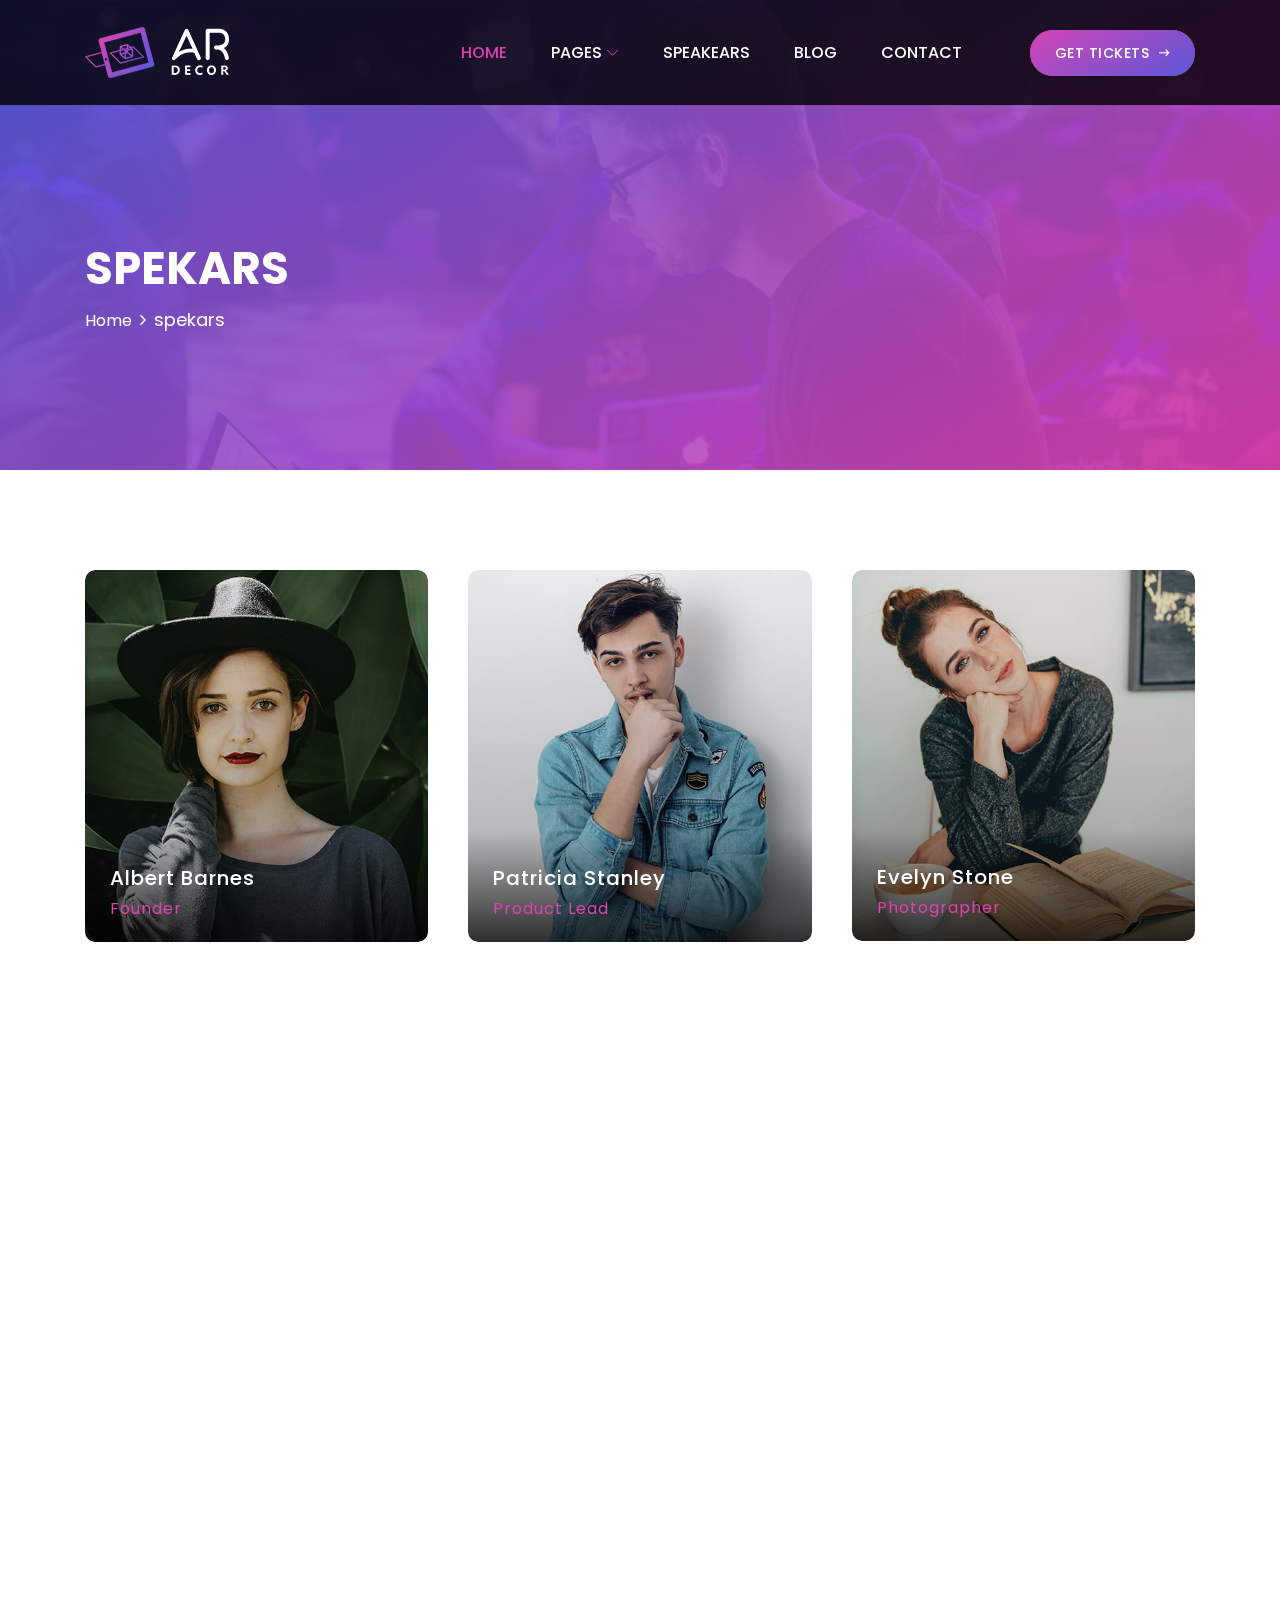
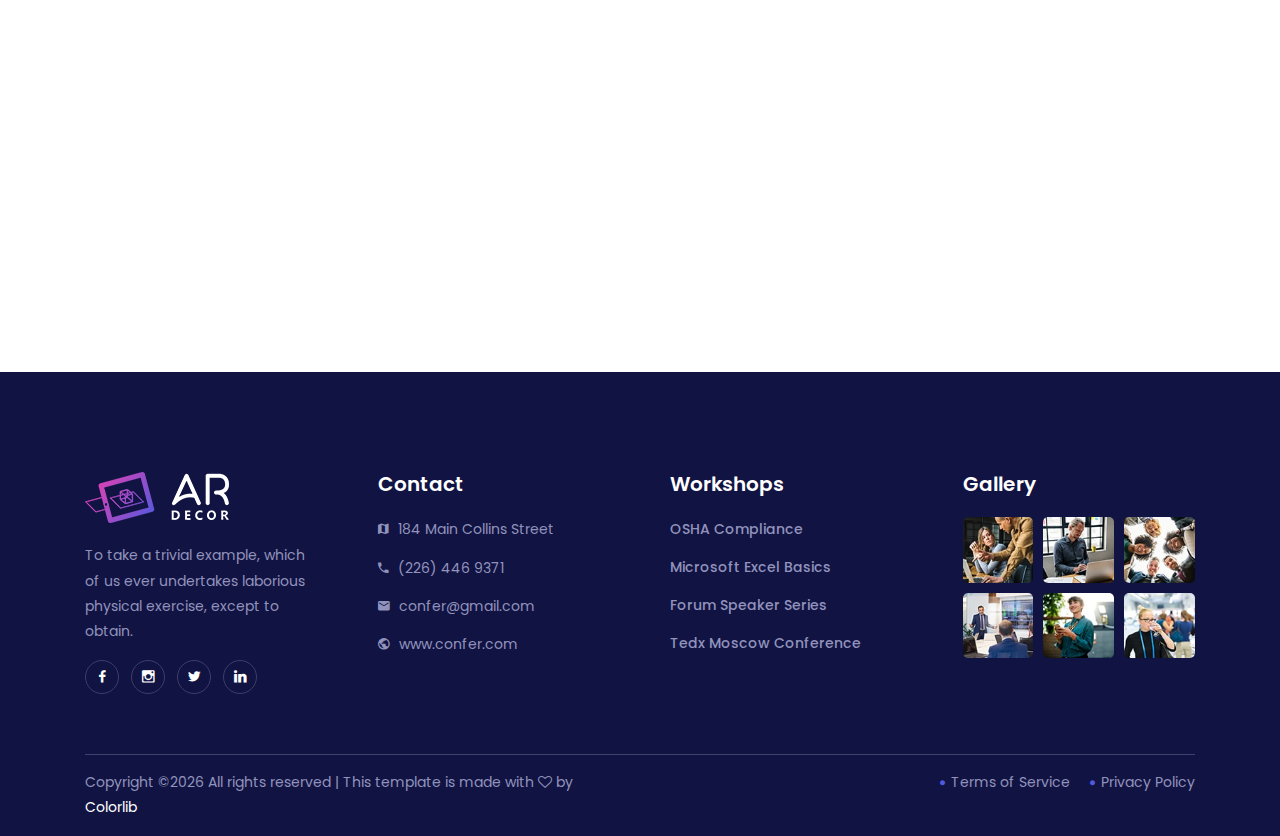
<file: speakers.html>
<!DOCTYPE html>
<html lang="en">

<head>
    <meta charset="UTF-8">
    <meta name="description" content="">
    <meta http-equiv="X-UA-Compatible" content="IE=edge">
    <meta name="viewport" content="width=device-width, initial-scale=1, shrink-to-fit=no">

    <!-- Title -->
    <title>Confer - Conference Event HTML Template</title>

    <!-- Favicon -->
    <link rel="icon" href="./img/core-img/favicon.png">

    <!-- Stylesheet -->
    <link rel="stylesheet" href="style.css">

</head>

<body>
    <!-- Preloader -->
    <div id="preloader">
        <div class="loader"></div>
    </div>
    <!-- /Preloader -->

    <!-- Header Area Start -->
    <header class="header-area">
        <div class="classy-nav-container breakpoint-off">
            <div class="container">
                <!-- Classy Menu -->
                <nav class="classy-navbar justify-content-between" id="conferNav">

                    <!-- Logo -->
                    <a class="nav-brand" href="./index.html"><img src="./img/core-img/logo.png" alt=""></a>

                    <!-- Navbar Toggler -->
                    <div class="classy-navbar-toggler">
                        <span class="navbarToggler"><span></span><span></span><span></span></span>
                    </div>

                    <!-- Menu -->
                    <div class="classy-menu">
                        <!-- Menu Close Button -->
                        <div class="classycloseIcon">
                            <div class="cross-wrap"><span class="top"></span><span class="bottom"></span></div>
                        </div>
                        <!-- Nav Start -->
                        <div class="classynav">
                            <ul id="nav">
                                <li class="active"><a href="index.html">Home</a></li>
                                <li><a href="#">Pages</a>
                                    <ul class="dropdown">
                                        <li><a href="index.html">- Home</a></li>
                                        <li><a href="about.html">- About Us</a></li>
                                        <li><a href="speakers.html">- Speakears</a></li>
                                        <li><a href="schedule.html">- Schedule</a></li>
                                        <li><a href="tickets.html">- Tickets</a></li>
                                        <li><a href="blog.html">- Blog</a></li>
                                        <li><a href="single-blog.html">- Single Blog</a></li>
                                        <li><a href="contact.html">- Contact</a></li>
                                        <li><a href="#">- Dropdown</a>
                                            <ul class="dropdown">
                                                <li><a href="#">- Dropdown Item</a></li>
                                                <li><a href="#">- Dropdown Item</a></li>
                                                <li><a href="#">- Dropdown Item</a></li>
                                                <li><a href="#">- Dropdown Item</a></li>
                                            </ul>
                                        </li>
                                    </ul>
                                </li>
                                <li><a href="speakers.html">Speakears</a></li>
                                <li><a href="blog.html">Blog</a></li>
                                <li><a href="contact.html">Contact</a></li>
                            </ul>

                            <!-- Get Tickets Button -->
                            <a href="#" class="btn confer-btn mt-3 mt-lg-0 ml-3 ml-lg-5">Get Tickets <i class="zmdi zmdi-long-arrow-right"></i></a>
                        </div>
                        <!-- Nav End -->
                    </div>
                </nav>
            </div>
        </div>
    </header>
    <!-- Header Area End -->

    <!-- Breadcrumb Area Start -->
    <section class="breadcrumb-area bg-img bg-gradient-overlay jarallax" style="background-image: url(img/bg-img/27.jpg);">
        <div class="container h-100">
            <div class="row h-100 align-items-center">
                <div class="col-12">
                    <div class="breadcrumb-content">
                        <h2 class="page-title">spekars</h2>
                        <nav aria-label="breadcrumb">
                            <ol class="breadcrumb">
                                <li class="breadcrumb-item"><a href="index.html">Home</a></li>
                                <li class="breadcrumb-item active" aria-current="page">spekars</li>
                            </ol>
                        </nav>
                    </div>
                </div>
            </div>
        </div>
    </section>
    <!-- Breadcrumb Area End -->

    <!-- Our Speakings Area Start -->
    <section class="our-speaker-area section-padding-100">
        <div class="container">
            <div class="row">
                <!-- Single Speaker Area -->
                <div class="col-12 col-sm-6 col-lg-4">
                    <div class="single-speaker-area bg-gradient-overlay-2 wow fadeInUp" data-wow-delay="300ms">
                        <!-- Thumb -->
                        <div class="speaker-single-thumb">
                            <img src="img/bg-img/4.jpg" alt="">
                        </div>
                        <!-- Social Info -->
                        <div class="social-info">
                            <a href="#"><i class="zmdi zmdi-facebook"></i></a>
                            <a href="#"><i class="zmdi zmdi-instagram"></i></a>
                            <a href="#"><i class="zmdi zmdi-twitter"></i></a>
                            <a href="#"><i class="zmdi zmdi-linkedin"></i></a>
                        </div>
                        <!-- Info -->
                        <div class="speaker-info">
                            <h5>Albert Barnes</h5>
                            <p>Founder</p>
                        </div>
                    </div>
                </div>

                <!-- Single Speaker Area -->
                <div class="col-12 col-sm-6 col-lg-4">
                    <div class="single-speaker-area bg-gradient-overlay-2 wow fadeInUp" data-wow-delay="300ms">
                        <!-- Thumb -->
                        <div class="speaker-single-thumb">
                            <img src="img/bg-img/5.jpg" alt="">
                        </div>
                        <!-- Social Info -->
                        <div class="social-info">
                            <a href="#"><i class="zmdi zmdi-facebook"></i></a>
                            <a href="#"><i class="zmdi zmdi-instagram"></i></a>
                            <a href="#"><i class="zmdi zmdi-twitter"></i></a>
                            <a href="#"><i class="zmdi zmdi-linkedin"></i></a>
                        </div>
                        <!-- Info -->
                        <div class="speaker-info">
                            <h5>Patricia Stanley</h5>
                            <p>Product Lead</p>
                        </div>
                    </div>
                </div>

                <!-- Single Speaker Area -->
                <div class="col-12 col-sm-6 col-lg-4">
                    <div class="single-speaker-area bg-gradient-overlay-2 wow fadeInUp" data-wow-delay="300ms">
                        <!-- Thumb -->
                        <div class="speaker-single-thumb">
                            <img src="img/bg-img/6.jpg" alt="">
                        </div>
                        <!-- Social Info -->
                        <div class="social-info">
                            <a href="#"><i class="zmdi zmdi-facebook"></i></a>
                            <a href="#"><i class="zmdi zmdi-instagram"></i></a>
                            <a href="#"><i class="zmdi zmdi-twitter"></i></a>
                            <a href="#"><i class="zmdi zmdi-linkedin"></i></a>
                        </div>
                        <!-- Info -->
                        <div class="speaker-info">
                            <h5>Evelyn Stone</h5>
                            <p>Photographer</p>
                        </div>
                    </div>
                </div>

                <!-- Single Speaker Area -->
                <div class="col-12 col-sm-6 col-lg-4">
                    <div class="single-speaker-area bg-gradient-overlay-2 wow fadeInUp" data-wow-delay="300ms">
                        <!-- Thumb -->
                        <div class="speaker-single-thumb">
                            <img src="img/bg-img/7.jpg" alt="">
                        </div>
                        <!-- Social Info -->
                        <div class="social-info">
                            <a href="#"><i class="zmdi zmdi-facebook"></i></a>
                            <a href="#"><i class="zmdi zmdi-instagram"></i></a>
                            <a href="#"><i class="zmdi zmdi-twitter"></i></a>
                            <a href="#"><i class="zmdi zmdi-linkedin"></i></a>
                        </div>
                        <!-- Info -->
                        <div class="speaker-info">
                            <h5>Evelyn Stone</h5>
                            <p>Photographer</p>
                        </div>
                    </div>
                </div>

                <!-- Single Speaker Area -->
                <div class="col-12 col-sm-6 col-lg-4">
                    <div class="single-speaker-area bg-gradient-overlay-2 wow fadeInUp" data-wow-delay="300ms">
                        <!-- Thumb -->
                        <div class="speaker-single-thumb">
                            <img src="img/bg-img/8.jpg" alt="">
                        </div>
                        <!-- Social Info -->
                        <div class="social-info">
                            <a href="#"><i class="zmdi zmdi-facebook"></i></a>
                            <a href="#"><i class="zmdi zmdi-instagram"></i></a>
                            <a href="#"><i class="zmdi zmdi-twitter"></i></a>
                            <a href="#"><i class="zmdi zmdi-linkedin"></i></a>
                        </div>
                        <!-- Info -->
                        <div class="speaker-info">
                            <h5>Susan Hopkins</h5>
                            <p>UX Manager</p>
                        </div>
                    </div>
                </div>

                <!-- Single Speaker Area -->
                <div class="col-12 col-sm-6 col-lg-4">
                    <div class="single-speaker-area bg-gradient-overlay-2 wow fadeInUp" data-wow-delay="300ms">
                        <!-- Thumb -->
                        <div class="speaker-single-thumb">
                            <img src="img/bg-img/9.jpg" alt="">
                        </div>
                        <!-- Social Info -->
                        <div class="social-info">
                            <a href="#"><i class="zmdi zmdi-facebook"></i></a>
                            <a href="#"><i class="zmdi zmdi-instagram"></i></a>
                            <a href="#"><i class="zmdi zmdi-twitter"></i></a>
                            <a href="#"><i class="zmdi zmdi-linkedin"></i></a>
                        </div>
                        <!-- Info -->
                        <div class="speaker-info">
                            <h5>Michael Fowler</h5>
                            <p>Product Design</p>
                        </div>
                    </div>
                </div>

                <!-- Single Speaker Area -->
                <div class="col-12 col-sm-6 col-lg-4">
                    <div class="single-speaker-area bg-gradient-overlay-2 wow fadeInUp" data-wow-delay="300ms">
                        <!-- Thumb -->
                        <div class="speaker-single-thumb">
                            <img src="img/bg-img/7.jpg" alt="">
                        </div>
                        <!-- Social Info -->
                        <div class="social-info">
                            <a href="#"><i class="zmdi zmdi-facebook"></i></a>
                            <a href="#"><i class="zmdi zmdi-instagram"></i></a>
                            <a href="#"><i class="zmdi zmdi-twitter"></i></a>
                            <a href="#"><i class="zmdi zmdi-linkedin"></i></a>
                        </div>
                        <!-- Info -->
                        <div class="speaker-info">
                            <h5>Evelyn Stone</h5>
                            <p>Photographer</p>
                        </div>
                    </div>
                </div>

                <!-- Single Speaker Area -->
                <div class="col-12 col-sm-6 col-lg-4">
                    <div class="single-speaker-area bg-gradient-overlay-2 wow fadeInUp" data-wow-delay="300ms">
                        <!-- Thumb -->
                        <div class="speaker-single-thumb">
                            <img src="img/bg-img/8.jpg" alt="">
                        </div>
                        <!-- Social Info -->
                        <div class="social-info">
                            <a href="#"><i class="zmdi zmdi-facebook"></i></a>
                            <a href="#"><i class="zmdi zmdi-instagram"></i></a>
                            <a href="#"><i class="zmdi zmdi-twitter"></i></a>
                            <a href="#"><i class="zmdi zmdi-linkedin"></i></a>
                        </div>
                        <!-- Info -->
                        <div class="speaker-info">
                            <h5>Susan Hopkins</h5>
                            <p>UX Manager</p>
                        </div>
                    </div>
                </div>

                <!-- Single Speaker Area -->
                <div class="col-12 col-sm-6 col-lg-4">
                    <div class="single-speaker-area bg-gradient-overlay-2 wow fadeInUp" data-wow-delay="300ms">
                        <!-- Thumb -->
                        <div class="speaker-single-thumb">
                            <img src="img/bg-img/9.jpg" alt="">
                        </div>
                        <!-- Social Info -->
                        <div class="social-info">
                            <a href="#"><i class="zmdi zmdi-facebook"></i></a>
                            <a href="#"><i class="zmdi zmdi-instagram"></i></a>
                            <a href="#"><i class="zmdi zmdi-twitter"></i></a>
                            <a href="#"><i class="zmdi zmdi-linkedin"></i></a>
                        </div>
                        <!-- Info -->
                        <div class="speaker-info">
                            <h5>Michael Fowler</h5>
                            <p>Product Design</p>
                        </div>
                    </div>
                </div>

                <div class="col-12">
                    <div class="more-speaker-btn text-center mt-20 wow fadeInUp" data-wow-delay="300ms">
                        <a class="btn confer-btn" href="#">View All Speaker <i class="zmdi zmdi-long-arrow-right"></i></a>
                    </div>
                </div>
            </div>
        </div>
    </section>
    <!-- Our Speakings Area End -->

    <!-- Footer Area Start -->
    <footer class="footer-area bg-img bg-overlay-2 section-padding-100-0">
        <!-- Main Footer Area -->
        <div class="main-footer-area">
            <div class="container">
                <div class="row">
                    <!-- Single Footer Widget Area -->
                    <div class="col-12 col-sm-6 col-lg-3">
                        <div class="single-footer-widget mb-60">
                            <!-- Footer Logo -->
                            <a href="#" class="footer-logo"><img src="img/core-img/logo.png" alt=""></a>
                            <p>To take a trivial example, which of us ever undertakes laborious physical exercise, except to obtain.</p>

                            <!-- Social Info -->
                            <div class="social-info">
                                <a href="#"><i class="zmdi zmdi-facebook"></i></a>
                                <a href="#"><i class="zmdi zmdi-instagram"></i></a>
                                <a href="#"><i class="zmdi zmdi-twitter"></i></a>
                                <a href="#"><i class="zmdi zmdi-linkedin"></i></a>
                            </div>
                        </div>
                    </div>

                    <!-- Single Footer Widget Area -->
                    <div class="col-12 col-sm-6 col-lg-3">
                        <div class="single-footer-widget mb-60">
                            <!-- Widget Title -->
                            <h5 class="widget-title">Contact</h5>

                            <!-- Contact Area -->
                            <div class="footer-contact-info">
                                <p><i class="zmdi zmdi-map"></i> 184 Main Collins Street</p>
                                <p><i class="zmdi zmdi-phone"></i> (226) 446 9371</p>
                                <p><i class="zmdi zmdi-email"></i> confer@gmail.com</p>
                                <p><i class="zmdi zmdi-globe"></i> www.confer.com</p>
                            </div>
                        </div>
                    </div>

                    <!-- Single Footer Widget Area -->
                    <div class="col-12 col-sm-6 col-lg-3">
                        <div class="single-footer-widget mb-60">
                            <!-- Widget Title -->
                            <h5 class="widget-title">Workshops</h5>

                            <!-- Footer Nav -->
                            <ul class="footer-nav">
                                <li><a href="#">OSHA Compliance</a></li>
                                <li><a href="#">Microsoft Excel Basics</a></li>
                                <li><a href="#">Forum Speaker Series</a></li>
                                <li><a href="#">Tedx Moscow Conference</a></li>
                            </ul>
                        </div>
                    </div>

                    <!-- Single Footer Widget Area -->
                    <div class="col-12 col-sm-6 col-lg-3">
                        <div class="single-footer-widget mb-60">
                            <!-- Widget Title -->
                            <h5 class="widget-title">Gallery</h5>

                            <!-- Footer Gallery -->
                            <div class="footer-gallery">
                                <div class="row">
                                    <div class="col-4">
                                        <a href="img/bg-img/21.jpg" class="single-gallery-item"><img src="img/bg-img/21.jpg" alt=""></a>
                                    </div>
                                    <div class="col-4">
                                        <a href="img/bg-img/22.jpg" class="single-gallery-item"><img src="img/bg-img/22.jpg" alt=""></a>
                                    </div>
                                    <div class="col-4">
                                        <a href="img/bg-img/23.jpg" class="single-gallery-item"><img src="img/bg-img/23.jpg" alt=""></a>
                                    </div>
                                    <div class="col-4">
                                        <a href="img/bg-img/24.jpg" class="single-gallery-item"><img src="img/bg-img/24.jpg" alt=""></a>
                                    </div>
                                    <div class="col-4">
                                        <a href="img/bg-img/25.jpg" class="single-gallery-item"><img src="img/bg-img/25.jpg" alt=""></a>
                                    </div>
                                    <div class="col-4">
                                        <a href="img/bg-img/26.jpg" class="single-gallery-item"><img src="img/bg-img/26.jpg" alt=""></a>
                                    </div>
                                </div>
                            </div>
                        </div>
                    </div>
                </div>
            </div>
        </div>

        <!-- Copywrite Area -->
        <div class="container">
            <div class="copywrite-content">
                <div class="row">
                    <!-- Copywrite Text -->
                    <div class="col-12 col-md-6">
                        <div class="copywrite-text">
                            <p><!-- Link back to Colorlib can't be removed. Template is licensed under CC BY 3.0. -->
Copyright &copy;<script>document.write(new Date().getFullYear());</script> All rights reserved | This template is made with <i class="fa fa-heart-o" aria-hidden="true"></i> by <a href="https://colorlib.com" target="_blank">Colorlib</a>
<!-- Link back to Colorlib can't be removed. Template is licensed under CC BY 3.0. --></p>
                        </div>
                    </div>
                    <!-- Footer Menu -->
                    <div class="col-12 col-md-6">
                        <div class="footer-menu">
                            <ul class="nav">
                                <li><a href="#"><i class="zmdi zmdi-circle"></i> Terms of Service</a></li>
                                <li><a href="#"><i class="zmdi zmdi-circle"></i> Privacy Policy</a></li>
                            </ul>
                        </div>
                    </div>
                </div>
            </div>
        </div>
    </footer>
    <!-- Footer Area End -->

    <!-- **** All JS Files ***** -->
    <!-- jQuery 2.2.4 -->
    <script src="js/jquery.min.js"></script>
    <!-- Popper -->
    <script src="js/popper.min.js"></script>
    <!-- Bootstrap -->
    <script src="js/bootstrap.min.js"></script>
    <!-- All Plugins -->
    <script src="js/confer.bundle.js"></script>
    <!-- Active -->
    <script src="js/default-assets/active.js"></script>

</body>

</html>
</file>
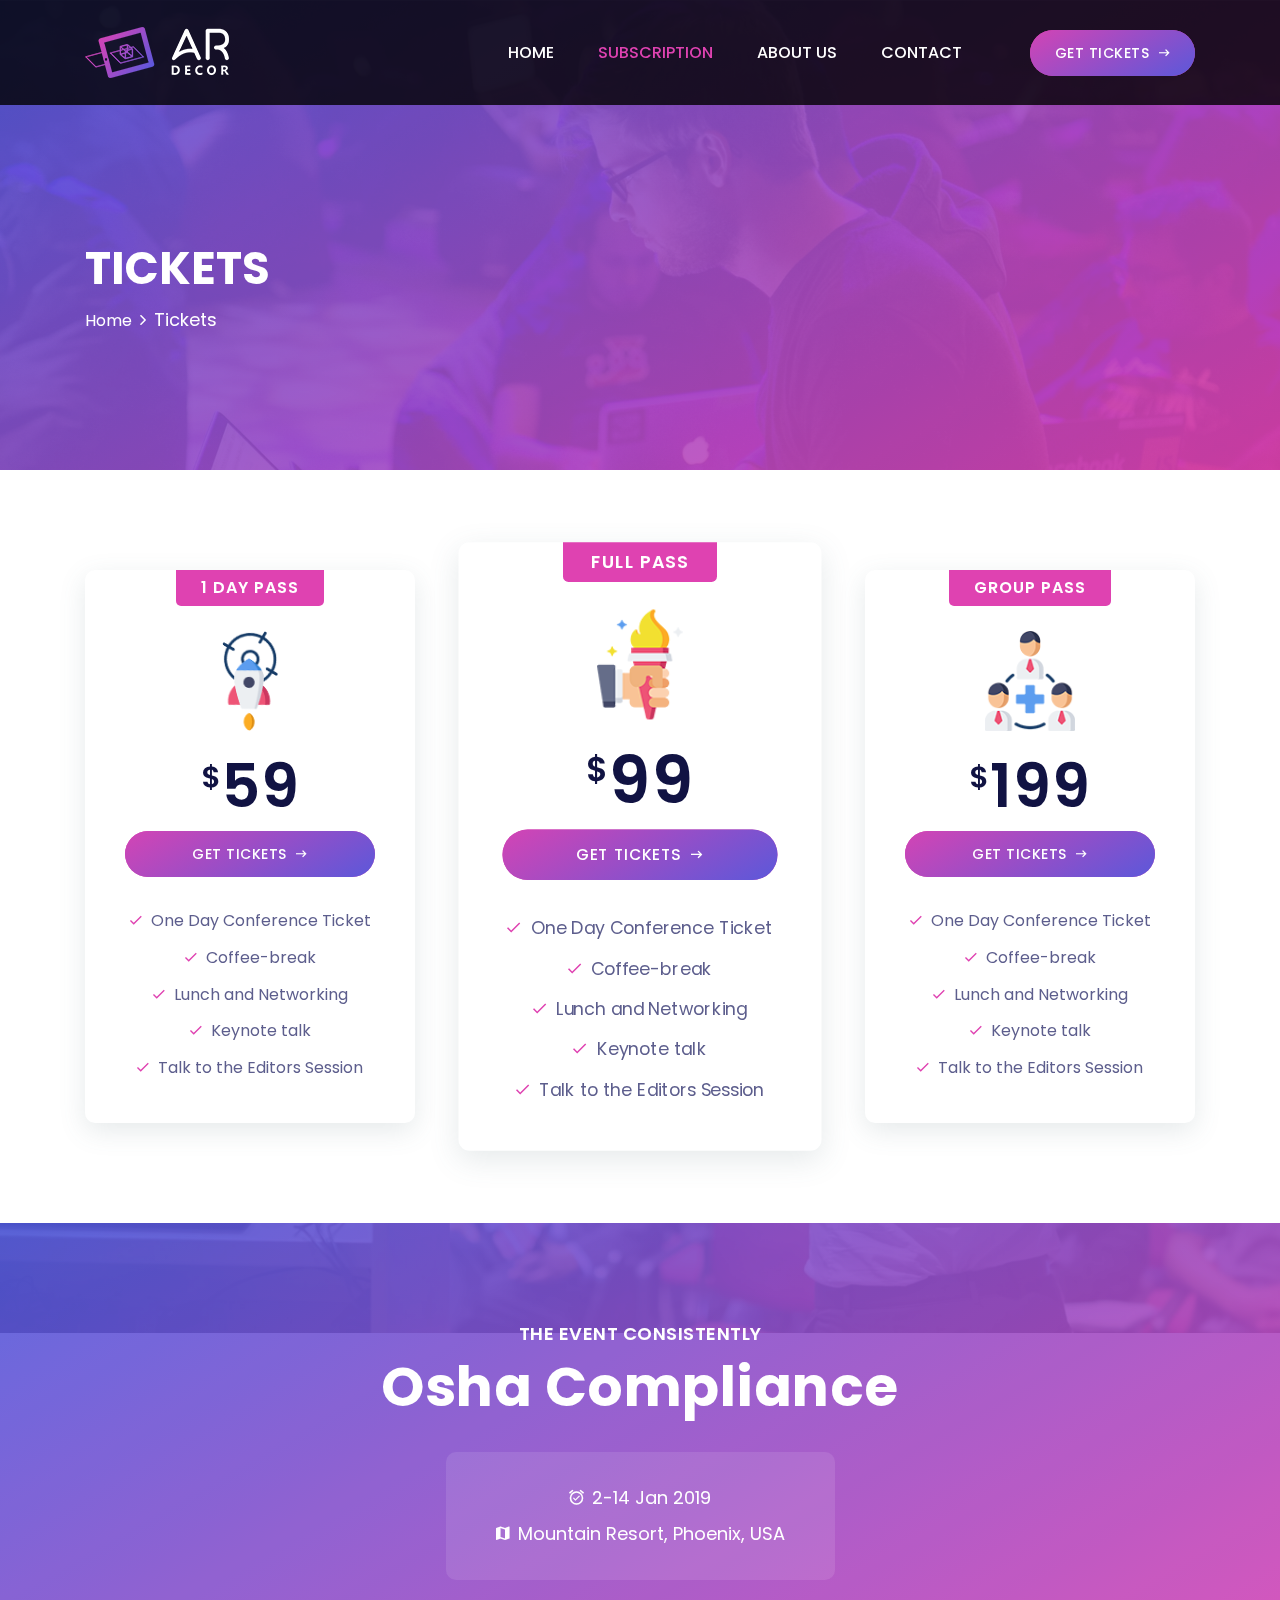
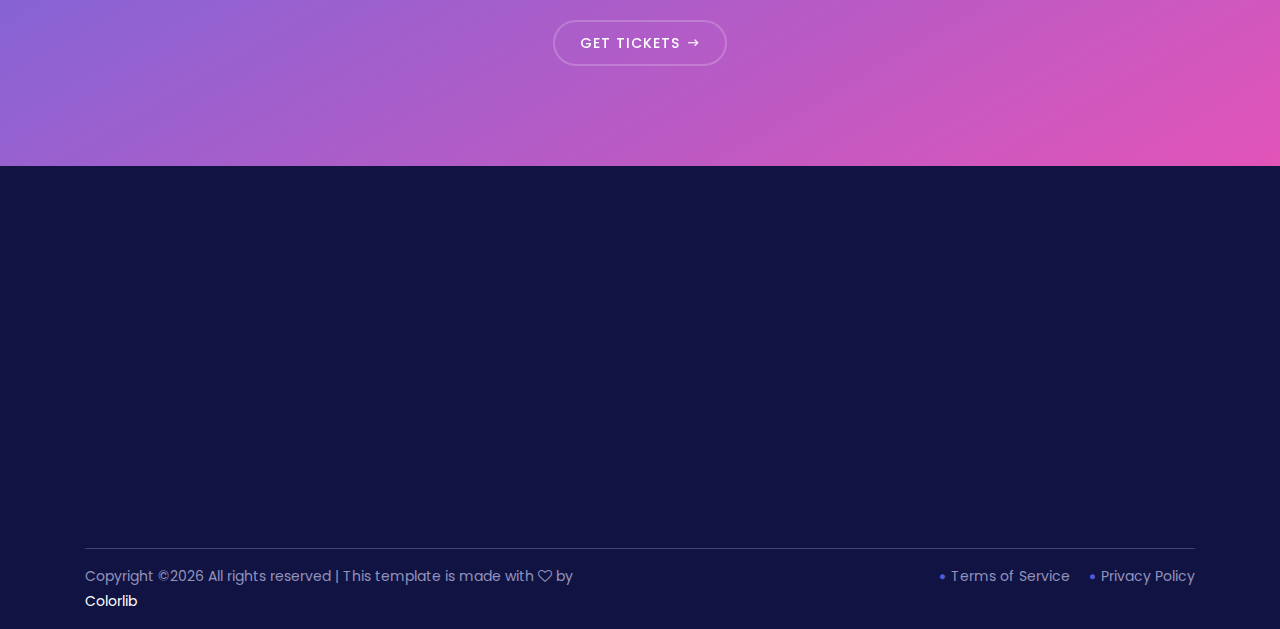
<file: tickets.html>
<!DOCTYPE html>
<html lang="en">

<head>
    <meta charset="UTF-8">
    <meta name="description" content="">
    <meta http-equiv="X-UA-Compatible" content="IE=edge">
    <meta name="viewport" content="width=device-width, initial-scale=1, shrink-to-fit=no">

    <!-- Title -->
    <title>Confer - Conference Event HTML Template</title>

    <!-- Favicon -->
    <link rel="icon" href="./img/core-img/favicon.png">

    <!-- Stylesheet -->
    <link rel="stylesheet" href="style.css">

</head>

<body>
    <!-- Preloader -->
    <div id="preloader">
        <div class="loader"></div>
    </div>
    <!-- /Preloader -->

    <!-- Header Area Start -->
    <header class="header-area">
        <div class="classy-nav-container breakpoint-off">
            <div class="container">
                <!-- Classy Menu -->
                <nav class="classy-navbar justify-content-between" id="conferNav">

                    <!-- Logo -->
                    <a class="nav-brand" href="./index.html"><img src="./img/core-img/logo.png" alt=""></a>

                    <!-- Navbar Toggler -->
                    <div class="classy-navbar-toggler">
                        <span class="navbarToggler"><span></span><span></span><span></span></span>
                    </div>

                    <!-- Menu -->
                    <div class="classy-menu">
                        <!-- Menu Close Button -->
                        <div class="classycloseIcon">
                            <div class="cross-wrap"><span class="top"></span><span class="bottom"></span></div>
                        </div>
                        <!-- Nav Start -->
                        <div class="classynav">
                            <ul id="nav">
                                <li><a href="index.html">Home</a></li>
                                <li class="active"><a href="tickets.html">Subscription</a></li>
                                <li><a href="about.html">About Us</a></li>
                                <li><a href="contact.html">Contact</a></li>
                            </ul>

                            <!-- Get Tickets Button -->
                            <a href="#" class="btn confer-btn mt-3 mt-lg-0 ml-3 ml-lg-5">Get Tickets <i class="zmdi zmdi-long-arrow-right"></i></a>
                        </div>
                        <!-- Nav End -->
                    </div>
                </nav>
            </div>
        </div>
    </header>
    <!-- Header Area End -->

    <!-- Breadcrumb Area Start -->
    <section class="breadcrumb-area bg-img bg-gradient-overlay jarallax" style="background-image: url(img/bg-img/27.jpg);">
        <div class="container h-100">
            <div class="row h-100 align-items-center">
                <div class="col-12">
                    <div class="breadcrumb-content">
                        <h2 class="page-title">Tickets</h2>
                        <nav aria-label="breadcrumb">
                            <ol class="breadcrumb">
                                <li class="breadcrumb-item"><a href="index.html">Home</a></li>
                                <li class="breadcrumb-item active" aria-current="page">Tickets</li>
                            </ol>
                        </nav>
                    </div>
                </div>
            </div>
        </div>
    </section>
    <!-- Breadcrumb Area End -->

    <!-- Our Ticket Pricing Table Area Start -->
    <section class="our-ticket-pricing-table-area section-padding-100-0">
        <div class="container">
            <div class="row">
                <!-- Single Ticket Pricing Table -->
                <div class="col-12 col-lg-4">
                    <div class="single-ticket-pricing-table style-2 text-center mb-100 wow fadeInUp" data-wow-delay="300ms">
                        <h6 class="ticket-plan">1 day pass</h6>
                        <!-- Ticket Icon -->
                        <div class="ticket-icon">
                            <img src="img/core-img/p1.png" alt="">
                        </div>
                        <h2 class="ticket-price"><span>$</span>59</h2>
                        <a href="#" class="btn confer-btn w-100 mb-30">Get Tickets <i class="zmdi zmdi-long-arrow-right"></i></a>
                        <!-- Ticket Pricing Table Details -->
                        <div class="ticket-pricing-table-details">
                            <p><i class="zmdi zmdi-check"></i> One Day Conference Ticket</p>
                            <p><i class="zmdi zmdi-check"></i> Coffee-break</p>
                            <p><i class="zmdi zmdi-check"></i> Lunch and Networking</p>
                            <p><i class="zmdi zmdi-check"></i> Keynote talk</p>
                            <p><i class="zmdi zmdi-check"></i> Talk to the Editors Session</p>
                        </div>
                    </div>
                </div>

                <!-- Single Ticket Pricing Table -->
                <div class="col-12 col-md-6 col-lg-4">
                    <div class="single-ticket-pricing-table style-2 active text-center mb-100 wow fadeInUp" data-wow-delay="300ms">
                        <h6 class="ticket-plan">Full pass</h6>
                        <!-- Ticket Icon -->
                        <div class="ticket-icon">
                            <img src="img/core-img/p2.png" alt="">
                        </div>
                        <h2 class="ticket-price"><span>$</span>99</h2>
                        <a href="#" class="btn confer-btn w-100 mb-30">Get Tickets <i class="zmdi zmdi-long-arrow-right"></i></a>
                        <!-- Ticket Pricing Table Details -->
                        <div class="ticket-pricing-table-details">
                            <p><i class="zmdi zmdi-check"></i> One Day Conference Ticket</p>
                            <p><i class="zmdi zmdi-check"></i> Coffee-break</p>
                            <p><i class="zmdi zmdi-check"></i> Lunch and Networking</p>
                            <p><i class="zmdi zmdi-check"></i> Keynote talk</p>
                            <p><i class="zmdi zmdi-check"></i> Talk to the Editors Session</p>
                        </div>
                    </div>
                </div>

                <!-- Single Ticket Pricing Table -->
                <div class="col-12 col-md-6 col-lg-4">
                    <div class="single-ticket-pricing-table style-2 text-center mb-100 wow fadeInUp" data-wow-delay="300ms">
                        <h6 class="ticket-plan">Group pass</h6>
                        <!-- Ticket Icon -->
                        <div class="ticket-icon">
                            <img src="img/core-img/p3.png" alt="">
                        </div>
                        <h2 class="ticket-price"><span>$</span>199</h2>
                        <a href="#" class="btn confer-btn w-100 mb-30">Get Tickets <i class="zmdi zmdi-long-arrow-right"></i></a>
                        <!-- Ticket Pricing Table Details -->
                        <div class="ticket-pricing-table-details">
                            <p><i class="zmdi zmdi-check"></i> One Day Conference Ticket</p>
                            <p><i class="zmdi zmdi-check"></i> Coffee-break</p>
                            <p><i class="zmdi zmdi-check"></i> Lunch and Networking</p>
                            <p><i class="zmdi zmdi-check"></i> Keynote talk</p>
                            <p><i class="zmdi zmdi-check"></i> Talk to the Editors Session</p>
                        </div>
                    </div>
                </div>
            </div>
        </div>
    </section>
    <!-- Our Ticket Pricing Table Area End -->

    <!-- Call to Action Area Start -->
    <section class="call-to-action-area bg-img bg-gradient-overlay jarallax section-padding-100" style="background-image: url(img/bg-img/14.jpg);">
        <div class="container">
            <div class="row">
                <div class="col-12">
                    <div class="call-to-action-content text-center">
                        <div class="call-to-action-heading">
                            <h6>the event consistently</h6>
                            <h2>Osha Compliance</h2>
                        </div>
                        <div class="event-time">
                            <p><i class="zmdi zmdi-alarm-check"></i> 2-14 Jan 2019</p>
                            <p><i class="zmdi zmdi-map"></i> Mountain Resort, Phoenix, USA</p>
                        </div>
                    </div>

                    <div class="ticket-btn text-center">
                        <a href="#" class="btn confer-btn-white-2 mt-40">Get Tickets <i class="zmdi zmdi-long-arrow-right"></i></a>
                    </div>
                </div>
            </div>
        </div>
    </section>
    <!-- Call to Action Area End -->

    <!-- Footer Area Start -->
    <footer class="footer-area bg-img bg-overlay-2 section-padding-100-0">
            <!-- Main Footer Area -->
            <div class="main-footer-area">
                <div class="container">
                    <div class="row">
                        <!-- Single Footer Widget Area -->
                        <div class="col-12 col-sm-6 col-lg-3">
                            <div class="single-footer-widget mb-60 wow fadeInUp" data-wow-delay="300ms">
                                <!-- Footer Logo -->
                                <a href="#" class="footer-logo"><img src="img/core-img/logo.png" alt=""></a>
                                <p>Differentiate your venue with an impressive augmented walk throughout your client’s specific choice.</p>
    
                                <!-- Social Info -->
                                <div class="social-info">
                                    <a href="#"><i class="zmdi zmdi-facebook"></i></a>
                                    <a href="#"><i class="zmdi zmdi-instagram"></i></a>
                                    <a href="#"><i class="zmdi zmdi-twitter"></i></a>
                                    <a href="#"><i class="zmdi zmdi-linkedin"></i></a>
                                </div>
                            </div>
                        </div>
    
                        <!-- Single Footer Widget Area -->
                        <div class="col-12 col-sm-6 col-lg-3">
                            <div class="single-footer-widget mb-60 wow fadeInUp" data-wow-delay="300ms">
                                <!-- Widget Title -->
                                <h5 class="widget-title">Contact</h5>
    
                                <!-- Contact Area -->
                                <div class="footer-contact-info">
                                    <p><i class="zmdi zmdi-map"></i> Linux World, Jaipur</p>
                                    <p><i class="zmdi zmdi-phone"></i> (+91) 8239540487</p>
                                    <p><i class="zmdi zmdi-email"></i> ardecorindia@gmail.com</p>
                                    <p><i class="zmdi zmdi-globe"></i> www.ardecor.in</p>
                                </div>
                            </div>
                        </div>
    
                        <!-- Single Footer Widget Area -->
                        <div class="col-12 col-sm-6 col-lg-3">
                            <div class="single-footer-widget mb-60 wow fadeInUp" data-wow-delay="300ms">
                                <!-- Widget Title -->
                                <h5 class="widget-title">Workshops</h5>
    
                                <!-- Footer Nav -->
                                <ul class="footer-nav">
                                    <li><a href="#">OSHA Compliance</a></li>
                                    <li><a href="#">Microsoft Excel Basics</a></li>
                                    <li><a href="#">Forum Speaker Series</a></li>
                                    <li><a href="#">Tedx Moscow Conference</a></li>
                                </ul>
                            </div>
                        </div>
    
                        <!-- Single Footer Widget Area -->
                        <div class="col-12 col-sm-6 col-lg-3">
                            <div class="single-footer-widget mb-60 wow fadeInUp" data-wow-delay="300ms">
                                <!-- Widget Title -->
                                <h5 class="widget-title">Gallery</h5>
    
                                <!-- Footer Gallery -->
                                <div class="footer-gallery">
                                    <div class="row">
                                        <div class="col-4">
                                            <a href="img/bg-img/21.jpg" class="single-gallery-item"><img src="img/bg-img/21.jpg" alt=""></a>
                                        </div>
                                        <div class="col-4">
                                            <a href="img/bg-img/22.jpg" class="single-gallery-item"><img src="img/bg-img/22.jpg" alt=""></a>
                                        </div>
                                        <div class="col-4">
                                            <a href="img/bg-img/23.jpg" class="single-gallery-item"><img src="img/bg-img/23.jpg" alt=""></a>
                                        </div>
                                        <div class="col-4">
                                            <a href="img/bg-img/24.jpg" class="single-gallery-item"><img src="img/bg-img/24.jpg" alt=""></a>
                                        </div>
                                        <div class="col-4">
                                            <a href="img/bg-img/25.jpg" class="single-gallery-item"><img src="img/bg-img/25.jpg" alt=""></a>
                                        </div>
                                        <div class="col-4">
                                            <a href="img/bg-img/26.jpg" class="single-gallery-item"><img src="img/bg-img/26.jpg" alt=""></a>
                                        </div>
                                    </div>
                                </div>
                            </div>
                        </div>
                    </div>
                </div>
            </div>
    
            <!-- Copywrite Area -->
            <div class="container">
                <div class="copywrite-content">
                    <div class="row">
                        <!-- Copywrite Text -->
                        <div class="col-12 col-md-6">
                            <div class="copywrite-text">
                                <p><!-- Link back to Colorlib can't be removed. Template is licensed under CC BY 3.0. -->
    Copyright &copy;<script>document.write(new Date().getFullYear());</script> All rights reserved | This template is made with <i class="fa fa-heart-o" aria-hidden="true"></i> by <a href="https://colorlib.com" target="_blank">Colorlib</a>
    <!-- Link back to Colorlib can't be removed. Template is licensed under CC BY 3.0. --></p>
                            </div>
                        </div>
                        <!-- Footer Menu -->
                        <div class="col-12 col-md-6">
                            <div class="footer-menu">
                                <ul class="nav">
                                    <li><a href="#"><i class="zmdi zmdi-circle"></i> Terms of Service</a></li>
                                    <li><a href="#"><i class="zmdi zmdi-circle"></i> Privacy Policy</a></li>
                                </ul>
                            </div>
                        </div>
                    </div>
                </div>
            </div>
        </footer>
        <!-- Footer Area End -->

    <!-- **** All JS Files ***** -->
    <!-- jQuery 2.2.4 -->
    <script src="js/jquery.min.js"></script>
    <!-- Popper -->
    <script src="js/popper.min.js"></script>
    <!-- Bootstrap -->
    <script src="js/bootstrap.min.js"></script>
    <!-- All Plugins -->
    <script src="js/confer.bundle.js"></script>
    <!-- Active -->
    <script src="js/default-assets/active.js"></script>

</body>

</html>
</file>
<file: style.css>
/* ------------------------------------------
[Master Stylesheet]

Template Name: Confer - Conference Event HTML Template
Template Author: Colorlib
Template Author URL: http://colorlib.com
Version: 1.0.0
Last Update: March 14, 2019

[Tables of CSS Content]

+ body

    01.0 Reboot Area CSS
    02.0 Spacing Area CSS
    03.0 Preloader Area CSS
    04.0 Heading Area CSS
    05.0 Backtotop Area CSS
    06.0 Buttons Area CSS
    07.0 Header Area CSS
    08.0 Hero Area CSS
    09.0 Footer Area CSS
    10.0 About Area CSS
    11.0 Counter Area CSS
    12.0 Speakar Area CSS
    13.0 Breadcrumb Area CSS
    14.0 Blog Area CSS
    15.0 Widget Area CSS
    16.0 Client Area CSS
    17.0 Schedule Area CSS
    18.0 Ticket Area CSS
    19.0 Sponsor Area CSS
    20.0 Contact Area CSS
    21.0 CTA Area CSS
--------------------------------------------- */
/* Import Fonts & All CSS */
@import url("https://fonts.googleapis.com/css?family=Poppins:100,200,300,400,500,600,700");
@import url(css/bootstrap.min.css);
@import url(css/animate.css);
@import url(css/default-assets/classy-nav.css);
@import url(css/owl.carousel.min.css);
@import url(css/magnific-popup.css);
@import url(css/font-awesome.min.css);
@import url(css/material-design-iconic-font.min.css);
@import url(css/style.css);
/* :: 01.0 Reboot Area CSS */
* {
  margin: 0;
  padding: 0; }

body {
  font-family: "Poppins", sans-serif;
  font-weight: 400;
  font-size: 16px;
  position: relative;
  z-index: auto; }

h1,
h2,
h3,
h4,
h5,
h6 {
  font-family: "Poppins", sans-serif;
  color: #111343;
  line-height: 1.25;
  font-weight: 600; }

a,
a:active,
a:focus,
a:hover {
  color: #111343;
  text-decoration: none;
  -webkit-transition-duration: 500ms;
  -o-transition-duration: 500ms;
  transition-duration: 500ms;
  outline: none;
  font-weight: 500; }

li {
  list-style: none; }

p {
  line-height: 1.8;
  color: #5d5e8d;
  font-size: 16px;
  font-weight: 400; }

img {
  max-width: 100%;
  height: auto; }

ul {
  margin: 0;
  padding: 0; }
  ul li {
    margin: 0;
    padding: 0; }

.bg-overlay {
  position: relative;
  z-index: 1; }
  .bg-overlay::after {
    position: absolute;
    content: "";
    height: 100%;
    width: 100%;
    top: 0;
    left: 0;
    z-index: -1;
    background-color: rgba(0, 0, 0, 0.4); }

.bg-gradient-overlay {
  position: relative;
  z-index: 1; }
  .bg-gradient-overlay::after {
    position: absolute;
    content: "";
    height: 100%;
    width: 100%;
    top: 0;
    left: 0;
    z-index: -1;
    background: #c63fa4;
    background-image: -moz-linear-gradient(120deg, #df42b1 0%, #505add 100%);
    background-image: -webkit-linear-gradient(120deg, #df42b1 0%, #505add 100%);
    background-image: -ms-linear-gradient(120deg, #df42b1 0%, #505add 100%);
    opacity: 0.9; }

.bg-gradient-overlay-2 {
  position: relative;
  z-index: 1; }
  .bg-gradient-overlay-2::after {
    border-radius: 10px;
    content: '';
    position: absolute;
    width: 100%;
    height: 100%;
    top: 0;
    left: 0;
    z-index: 10;
    background: rgba(0, 0, 0, 0.6);
    background: -webkit-gradient(linear, left bottom, left top, from(rgba(0, 0, 0, 0.8)), color-stop(30%, rgba(0, 0, 0, 0.2)), to(rgba(0, 0, 0, 0)));
    background: -webkit-linear-gradient(bottom, rgba(0, 0, 0, 0.8) 0%, rgba(0, 0, 0, 0.2) 30%, rgba(0, 0, 0, 0) 100%);
    background: -o-linear-gradient(bottom, rgba(0, 0, 0, 0.8) 0%, rgba(0, 0, 0, 0.2) 30%, rgba(0, 0, 0, 0) 100%);
    background: linear-gradient(to top, rgba(0, 0, 0, 0.8) 0%, rgba(0, 0, 0, 0.2) 30%, rgba(0, 0, 0, 0) 100%); }

.bg-img {
  background-position: center center !important;
  background-size: cover !important;
  background-repeat: no-repeat !important; }

.jarallax {
  position: relative;
  z-index: 0; }
  .jarallax .jarallax-img {
    position: absolute;
    object-fit: cover;
    font-family: 'object-fit: cover';
    top: 0;
    left: 0;
    width: 100%;
    height: 100%;
    z-index: -1; }

.bg-boxshadow {
  -webkit-box-shadow: 0px 8px 27px 0px rgba(90, 111, 120, 0.15);
  box-shadow: 0px 8px 27px 0px rgba(90, 111, 120, 0.15); }

.mfp-image-holder .mfp-close,
.mfp-iframe-holder .mfp-close {
  position: fixed;
  z-index: 100;
  color: #ffffff;
  right: 20px;
  text-align: center;
  padding-right: 0;
  width: 100%;
  top: 20px;
  width: 30px;
  background: #df42b1;
  height: 30px;
  line-height: 30px; }

img.mfp-img {
  -webkit-box-shadow: 0 2px 40px 8px rgba(15, 15, 15, 0.15);
  box-shadow: 0 2px 40px 8px rgba(15, 15, 15, 0.15); }

button.mfp-close,
button.mfp-arrow {
  background: #df42b1; }

.mfp-bottom-bar {
  display: none !important; }

.mfp-bg {
  background-color: #000000; }

.bg-transparent {
  background-color: transparent !important; }

.bg-gray {
  background-color: #f7f7f7 !important; }

textarea:focus,
input:focus {
  outline: none; }

textarea:invalid,
input:invalid,
textarea:required,
input:required {
  box-shadow: none !important; }

.border {
  border-color: #4b4d7b; }

.mfp-arrow-left::after {
  border-right-color: transparent; }

.mfp-arrow-left::before {
  border-right-color: #ffffff; }

.mfp-arrow-right::after {
  border-left-color: transparent; }

.mfp-arrow-right::before {
  border-left-color: #ffffff; }

/* :: 02.0 Spacing Area CSS */
.mt-15 {
  margin-top: 15px; }

.mt-30 {
  margin-top: 30px; }

.mt-20 {
  margin-top: 20px; }

.mt-40 {
  margin-top: 40px; }

.mt-50 {
  margin-top: 50px; }

.mt-70 {
  margin-top: 70px; }

.mt-80 {
  margin-top: 80px; }

.mt-100 {
  margin-top: 100px; }

.mt-150 {
  margin-top: 150px; }

.mr-15 {
  margin-right: 15px; }

.mr-30 {
  margin-right: 30px; }

.mr-50 {
  margin-right: 50px; }

.mr-100 {
  margin-right: 100px; }

.mb-10 {
  margin-bottom: 10px; }

.mb-15 {
  margin-bottom: 15px; }

.mb-30 {
  margin-bottom: 30px; }

.mb-40 {
  margin-bottom: 40px; }

.mb-50 {
  margin-bottom: 50px; }

.mb-60 {
  margin-bottom: 60px; }

.mb-70 {
  margin-bottom: 70px; }

.mb-80 {
  margin-bottom: 80px; }

.mb-100 {
  margin-bottom: 100px; }

.ml-15 {
  margin-left: 15px; }

.ml-30 {
  margin-left: 30px; }

.ml-50 {
  margin-left: 50px; }

.ml-100 {
  margin-left: 100px; }

.pt-50 {
  padding-top: 50px !important; }

.section-padding-80 {
  padding-top: 80px;
  padding-bottom: 80px; }

.section-padding-0-80 {
  padding-top: 0;
  padding-bottom: 80px; }

.section-padding-80-0 {
  padding-top: 80px;
  padding-bottom: 0; }

.section-padding-80-50 {
  padding-top: 80px;
  padding-bottom: 50px; }

.section-padding-100 {
  padding-top: 100px;
  padding-bottom: 100px; }

.section-padding-0-85 {
  padding-top: 0;
  padding-bottom: 85px; }

.section-padding-100-60 {
  padding-top: 100px;
  padding-bottom: 60px; }

.section-padding-100-70 {
  padding-top: 100px;
  padding-bottom: 70px; }

.section-padding-0-100 {
  padding-top: 0;
  padding-bottom: 100px; }

.section-padding-100-0 {
  padding-top: 100px;
  padding-bottom: 0; }

/* :: 3.0 Preloader Area CSS */
#preloader {
  position: fixed;
  width: 100%;
  height: 100%;
  z-index: 9999999;
  top: 0;
  left: 0;
  background: #df42b1;
  background-image: -webkit-linear-gradient(120deg, #505add 0%, #df42b1 100%);
  background-image: -ms-linear-gradient(120deg, #505add 0%, #df42b1 100%);
  display: -webkit-box;
  display: -ms-flexbox;
  display: flex;
  -webkit-box-align: center;
  -ms-flex-align: center;
  align-items: center;
  -webkit-box-pack: center;
  -ms-flex-pack: center;
  justify-content: center;
  overflow: hidden; }

.loader {
  position: relative;
  z-index: 1;
  width: 50px;
  height: 50px;
  border-radius: 50%;
  -webkit-animation: loader linear 2s infinite;
  animation: loader linear 2s infinite;
  border-top: 2px solid #ffffff;
  border-left: 2px solid transparent;
  border-right: 2px solid transparent;
  border-bottom: 2px solid transparent; }

@-webkit-keyframes loader {
  0% {
    -webkit-transform: rotate(0deg);
    -ms-transform: rotate(0deg);
    transform: rotate(0deg); }
  100% {
    -webkit-transform: rotate(360deg);
    -ms-transform: rotate(360deg);
    transform: rotate(360deg); } }
@keyframes loader {
  0% {
    -webkit-transform: rotate(0deg);
    -ms-transform: rotate(0deg);
    transform: rotate(0deg); }
  100% {
    -webkit-transform: rotate(360deg);
    -ms-transform: rotate(360deg);
    transform: rotate(360deg); } }
/* :: 4.0 Heading Area CSS */
.section-heading {
  position: relative;
  z-index: 1;
  margin-bottom: 60px; }
  .section-heading p {
    color: #ffffff;
    letter-spacing: 1px;
    text-transform: uppercase;
    margin-bottom: 0;
    display: inline-block;
    font-weight: 400; }
  .section-heading h4 {
    font-size: 38px;
    color: #ffffff;
    margin-bottom: 0;
    text-transform: uppercase;
    letter-spacing: 1px; }
    @media only screen and (max-width: 767px) {
      .section-heading h4 {
        font-size: 26px; } }
    @media only screen and (min-width: 576px) and (max-width: 767px) {
      .section-heading h4 {
        font-size: 30px; } }

.section-heading-2 {
  position: relative;
  z-index: 1;
  margin-bottom: 60px; }
  .section-heading-2 p {
    color: #df42b1;
    letter-spacing: 1px;
    text-transform: uppercase;
    margin-bottom: 0;
    display: inline-block;
    font-weight: 400; }
  .section-heading-2 h4 {
    font-size: 38px;
    color: #ffffff;
    margin-bottom: 0;
    text-transform: uppercase;
    letter-spacing: 1px; }
    @media only screen and (max-width: 767px) {
      .section-heading-2 h4 {
        font-size: 26px; } }
    @media only screen and (min-width: 576px) and (max-width: 767px) {
      .section-heading-2 h4 {
        font-size: 30px; } }

.section-heading-3 {
  position: relative;
  z-index: 1;
  margin-bottom: 60px; }
  .section-heading-3 p {
    color: #df42b1;
    letter-spacing: 1px;
    text-transform: uppercase;
    margin-bottom: 0;
    display: inline-block;
    font-weight: 400; }
  .section-heading-3 h4 {
    font-size: 38px;
    color: #111343;
    margin-bottom: 0;
    text-transform: uppercase;
    letter-spacing: 1px; }
    @media only screen and (max-width: 767px) {
      .section-heading-3 h4 {
        font-size: 26px; } }
    @media only screen and (min-width: 576px) and (max-width: 767px) {
      .section-heading-3 h4 {
        font-size: 30px; } }

/* :: 5.0 Backtotop Area CSS */
#scrollUp {
  position: fixed;
  right: 40px;
  font-size: 20px;
  line-height: 40px;
  width: 40px;
  height: 40px;
  bottom: 40px;
  background-color: #df42b1;
  color: #ffffff;
  text-align: center;
  -webkit-transition-duration: 500ms;
  -o-transition-duration: 500ms;
  transition-duration: 500ms;
  border-radius: 50%;
  -webkit-box-shadow: 0 2px 40px 8px rgba(15, 15, 15, 0.15);
  box-shadow: 0 2px 40px 8px rgba(15, 15, 15, 0.15);
  z-index: 15962536; }
  @media only screen and (max-width: 767px) {
    #scrollUp {
      right: 20px;
      bottom: 20px; } }
  #scrollUp:focus, #scrollUp:hover {
    background-color: #000000;
    color: #ffffff; }

/* :: 6.0 Buttons Area CSS */
.btn:focus {
  box-shadow: none; }

.confer-btn {
  position: relative;
  z-index: 1;
  height: 46px;
  line-height: 46px;
  font-size: 14px;
  font-weight: 500;
  border: none;
  display: inline-block;
  padding: 0 25px;
  text-align: center;
  text-transform: uppercase;
  letter-spacing: 0.5px;
  color: #ffffff;
  border-radius: 23px;
  -webkit-transition-duration: 500ms;
  -o-transition-duration: 500ms;
  transition-duration: 500ms;
  overflow: hidden; }
  .confer-btn i {
    margin-left: 5px; }
  .confer-btn::before {
    -webkit-transition-duration: 800ms;
    -o-transition-duration: 800ms;
    transition-duration: 800ms;
    position: absolute;
    width: 120%;
    height: 120%;
    top: -10%;
    left: -10%;
    content: '';
    background: #df42b1;
    background-image: -webkit-linear-gradient(120deg, #505add 0%, #df42b1 100%);
    background-image: -ms-linear-gradient(120deg, #505add 0%, #df42b1 100%);
    z-index: -2; }
  .confer-btn:focus, .confer-btn:hover {
    font-weight: 500;
    background-color: #ffffff;
    color: #111343 !important;
    -webkit-box-shadow: 0 2px 40px 8px rgba(15, 15, 15, 0.15);
    box-shadow: 0 2px 40px 8px rgba(15, 15, 15, 0.15); }
    .confer-btn:focus i, .confer-btn:hover i {
      -webkit-animation: buttonIcon 1s ease-in infinite;
      animation: buttonIcon 1s ease-in infinite; }
    .confer-btn:focus::before, .confer-btn:hover::before {
      left: 110%; }

@-webkit-keyframes buttonIcon {
  0% {
    opacity: 1; }
  100% {
    opacity: 0; } }
@keyframes buttonIcon {
  0% {
    opacity: 1; }
  100% {
    opacity: 0; } }
.confer-btn-2 {
  position: relative;
  z-index: 1;
  height: 46px;
  line-height: 46px;
  font-size: 14px;
  font-weight: 500;
  display: inline-block;
  padding: 0 25px;
  text-align: center;
  text-transform: uppercase;
  letter-spacing: 0.5px;
  color: #ffffff;
  border-radius: 23px;
  -webkit-transition-duration: 500ms;
  -o-transition-duration: 500ms;
  transition-duration: 500ms; }
  .confer-btn-2 i {
    margin-left: 4px; }
  .confer-btn-2.btn-2 {
    color: #111343; }
  .confer-btn-2:focus, .confer-btn-2:hover {
    font-weight: 500;
    -webkit-box-shadow: 0 2px 40px 8px rgba(15, 15, 15, 0.15);
    box-shadow: 0 2px 40px 8px rgba(15, 15, 15, 0.15);
    background-color: #df42b1;
    color: #ffffff; }

.confer-btn-white {
  position: relative;
  z-index: 1;
  height: 46px;
  padding: 0 25px;
  border: 2px solid #ffffff;
  color: #ffffff;
  border-radius: 23px;
  font-size: 14px;
  text-transform: uppercase;
  letter-spacing: 1px;
  line-height: 42px;
  font-weight: 500;
  -webkit-transition-duration: 500ms;
  -o-transition-duration: 500ms;
  transition-duration: 500ms; }
  .confer-btn-white i {
    margin-left: 5px; }
  .confer-btn-white:hover, .confer-btn-white:focus {
    background-color: #df42b1;
    border-color: #df42b1;
    color: #ffffff; }

.confer-btn-white-2 {
  position: relative;
  z-index: 1;
  height: 46px;
  padding: 0 25px;
  border: 2px solid rgba(255, 255, 255, 0.2);
  color: #ffffff;
  border-radius: 23px;
  font-size: 14px;
  text-transform: uppercase;
  letter-spacing: 1px;
  line-height: 42px;
  font-weight: 500;
  -webkit-transition-duration: 500ms;
  -o-transition-duration: 500ms;
  transition-duration: 500ms; }
  .confer-btn-white-2 i {
    margin-left: 3px; }
  .confer-btn-white-2:hover, .confer-btn-white-2:focus {
    background-color: #df42b1;
    border-color: #df42b1;
    color: #ffffff; }

.confer-gb-btn {
  position: relative;
  z-index: 1;
  color: #ffffff;
  font-size: 14px;
  font-weight: 500;
  text-transform: uppercase;
  line-height: 46px;
  padding: 0 25px;
  min-width: 180px;
  height: 46px;
  -webkit-transition-duration: 500ms;
  -o-transition-duration: 500ms;
  transition-duration: 500ms;
  border-radius: 23px;
  border: none;
  overflow: hidden; }
  .confer-gb-btn::before {
    -webkit-transition-duration: 800ms;
    -o-transition-duration: 800ms;
    transition-duration: 800ms;
    position: absolute;
    width: 120%;
    height: 120%;
    top: -10%;
    left: -10%;
    content: '';
    background: #df42b1;
    background-image: -webkit-linear-gradient(120deg, #505add 0%, #df42b1 100%);
    background-image: -ms-linear-gradient(120deg, #505add 0%, #df42b1 100%);
    z-index: -2; }
  .confer-gb-btn::after {
    -webkit-transition-duration: 500ms;
    -o-transition-duration: 500ms;
    transition-duration: 500ms;
    position: absolute;
    width: calc(100% - 4px);
    height: calc(100% - 4px);
    border-radius: 23px;
    top: 2px;
    left: 2px;
    right: 2px;
    bottom: 2px;
    background-color: #151853;
    content: '';
    z-index: -1; }
  .confer-gb-btn:hover, .confer-gb-btn:focus {
    color: #ffffff; }
    .confer-gb-btn:hover::after, .confer-gb-btn:focus::after {
      opacity: 0; }

/* :: 7.0 Header Area CSS */
.classy-nav-container {
  background-color: transparent;
  padding: 0; }
  .classy-nav-container .classy-navbar {
    -webkit-transition-duration: 500ms;
    -o-transition-duration: 500ms;
    transition-duration: 500ms;
    height: 105px;
    padding: 0; }
    @media only screen and (max-width: 767px) {
      .classy-nav-container .classy-navbar .nav-brand {
        max-width: 90px;
        margin-right: 15px; } }
    .classy-nav-container .classy-navbar .classynav ul li a {
      font-size: 16px;
      text-transform: uppercase;
      color: #ffffff;
      font-weight: 500;
      padding: 0 20px; }
      .classy-nav-container .classy-navbar .classynav ul li a:hover, .classy-nav-container .classy-navbar .classynav ul li a:focus {
        color: #df42b1; }
      @media only screen and (min-width: 992px) and (max-width: 1199px) {
        .classy-nav-container .classy-navbar .classynav ul li a {
          font-size: 14px; } }
      @media only screen and (min-width: 768px) and (max-width: 991px) {
        .classy-nav-container .classy-navbar .classynav ul li a {
          font-size: 14px;
          color: #111343; }
          .classy-nav-container .classy-navbar .classynav ul li a:hover, .classy-nav-container .classy-navbar .classynav ul li a:focus {
            color: #df42b1; } }
      @media only screen and (max-width: 767px) {
        .classy-nav-container .classy-navbar .classynav ul li a {
          font-size: 14px;
          color: #111343; }
          .classy-nav-container .classy-navbar .classynav ul li a:hover, .classy-nav-container .classy-navbar .classynav ul li a:focus {
            color: #df42b1; } }
    .classy-nav-container .classy-navbar .classynav ul li.cn-dropdown-item ul li a, .classy-nav-container .classy-navbar .classynav ul li.megamenu-item ul li a {
      font-size: 14px;
      text-transform: uppercase;
      height: 42px;
      line-height: 42px;
      padding: 0 30px;
      color: #111343; }
      .classy-nav-container .classy-navbar .classynav ul li.cn-dropdown-item ul li a:focus, .classy-nav-container .classy-navbar .classynav ul li.cn-dropdown-item ul li a:hover, .classy-nav-container .classy-navbar .classynav ul li.megamenu-item ul li a:focus, .classy-nav-container .classy-navbar .classynav ul li.megamenu-item ul li a:hover {
        color: #df42b1; }
    .classy-nav-container .classy-navbar .classynav ul li.active a {
      color: #df42b1; }

.classynav ul li.has-down > a::after,
.classynav ul li.has-down.active > a::after,
.classynav ul li.megamenu-item > a::after {
  color: #df42b1; }

.breakpoint-off .classynav ul li .dropdown,
.breakpoint-off .classynav ul li .megamenu {
  width: 200px;
  -webkit-box-shadow: 0 2px 40px 8px rgba(15, 15, 15, 0.15);
  box-shadow: 0 2px 40px 8px rgba(15, 15, 15, 0.15);
  border-radius: 4px; }

.breakpoint-off .classynav ul li .megamenu {
  width: 100%; }

.classy-navbar-toggler .navbarToggler span {
  background-color: #ffffff; }

.header-area {
  position: fixed;
  z-index: 999;
  width: 100%;
  -webkit-transition-duration: 500ms;
  -o-transition-duration: 500ms;
  transition-duration: 500ms;
  background-color: rgba(0, 0, 0, 0.8); }
  .header-area.sticky {
    background-color: #000000;
    -webkit-box-shadow: 0 2px 40px 8px rgba(15, 15, 15, 0.15);
    box-shadow: 0 2px 40px 8px rgba(15, 15, 15, 0.15); }
    .header-area.sticky .classy-navbar {
      height: 75px; }

/* :: 8.0 Hero Area CSS */
.welcome-area {
  position: relative;
  z-index: 1; }
  .welcome-area .icon-scroll {
    width: 26px;
    height: 39px;
    position: absolute;
    z-index: 999999;
    left: 50%;
    bottom: 40px;
    margin-left: -13px;
    -webkit-box-shadow: inset 0 0 0 2px #ffffff;
    box-shadow: inset 0 0 0 2px #ffffff;
    border-radius: 25px;
    opacity: 0.75;
    cursor: pointer; }
    .welcome-area .icon-scroll::before {
      position: absolute;
      z-index: 999999;
      content: '';
      width: 6px;
      height: 6px;
      background: #ffffff;
      left: 50%;
      -webkit-transform: translateX(-50%);
      -ms-transform: translateX(-50%);
      transform: translateX(-50%);
      top: 8px;
      border-radius: 4px;
      -webkit-animation: iconScroll linear 1200ms infinite;
      animation: iconScroll linear 1200ms infinite; }

@-webkit-keyframes iconScroll {
  0% {
    top: 8px;
    opacity: 1; }
  50% {
    opacity: 0;
    top: 23px; }
  100% {
    top: 8px;
    opacity: 0; } }
@keyframes iconScroll {
  0% {
    top: 8px;
    opacity: 1; }
  50% {
    opacity: 0;
    top: 23px; }
  100% {
    top: 8px;
    opacity: 0; } }
.welcome-slides {
  position: relative;
  z-index: 1;
  overflow: hidden; }
  .welcome-slides .owl-prev,
  .welcome-slides .owl-next {
    -webkit-transition-duration: 500ms;
    -o-transition-duration: 500ms;
    transition-duration: 500ms;
    border-radius: 50%;
    position: absolute;
    width: 46px;
    height: 46px;
    top: 50%;
    left: 70px;
    margin-top: -33px;
    z-index: 10;
    text-align: center;
    line-height: 44px;
    border: 2px solid #9293bc;
    color: #9293bc;
    font-size: 34px; }
    .welcome-slides .owl-prev:hover, .welcome-slides .owl-prev:focus,
    .welcome-slides .owl-next:hover,
    .welcome-slides .owl-next:focus {
      background-color: rgba(255, 255, 255, 0.5);
      color: #000000; }
    @media only screen and (min-width: 768px) and (max-width: 991px) {
      .welcome-slides .owl-prev,
      .welcome-slides .owl-next {
        left: 30px; } }
    @media only screen and (max-width: 767px) {
      .welcome-slides .owl-prev,
      .welcome-slides .owl-next {
        width: 40px;
        left: 15px;
        height: 40px;
        font-size: 18px;
        line-height: 38px; } }
  .welcome-slides .owl-next {
    left: auto;
    right: 70px; }
    @media only screen and (min-width: 768px) and (max-width: 991px) {
      .welcome-slides .owl-next {
        right: 30px; } }
    @media only screen and (max-width: 767px) {
      .welcome-slides .owl-next {
        right: 15px; } }

.single-welcome-slide {
  position: relative;
  z-index: 2;
  width: 100%;
  height: 980px;
  background-color: #df42b1; }
  @media only screen and (min-width: 992px) and (max-width: 1199px) {
    .single-welcome-slide {
      height: 800px; } }
  @media only screen and (min-width: 768px) and (max-width: 991px) {
    .single-welcome-slide {
      height: 800px; } }
  @media only screen and (max-width: 767px) {
    .single-welcome-slide {
      height: 700px; } }
  .single-welcome-slide .welcome-text {
    position: relative;
    z-index: 1; }
    .single-welcome-slide .welcome-text h2 {
      position: relative;
      z-index: 1;
      font-weight: 700;
      font-size: 90px;
      text-transform: uppercase;
      display: block;
      margin-bottom: 10px;
      color: #ffffff; }
      @media only screen and (min-width: 768px) and (max-width: 991px) {
        .single-welcome-slide .welcome-text h2 {
          font-size: 60px; } }
      @media only screen and (max-width: 767px) {
        .single-welcome-slide .welcome-text h2 {
          font-size: 30px; } }
      @media only screen and (min-width: 480px) and (max-width: 767px) {
        .single-welcome-slide .welcome-text h2 {
          font-size: 42px; } }
      .single-welcome-slide .welcome-text h2::after {
        position: absolute;
        content: "";
        height: 23px;
        width: 341px;
        top: 179px;
        right: 0px;
        z-index: -1;
        background-image: -webkit-linear-gradient(120deg, #505add 0%, #df42b1 100%);
        background-image: -ms-linear-gradient(120deg, #505add 0%, #df42b1 100%); }
        @media only screen and (min-width: 768px) and (max-width: 991px) {
          .single-welcome-slide .welcome-text h2::after {
            top: 40px;
            height: 15px; } }
        @media only screen and (max-width: 767px) {
          .single-welcome-slide .welcome-text h2::after {
            top: 45px;
            height: 20px;
            right: 0;
            width: 240px; } }
        @media only screen and (min-width: 480px) and (max-width: 767px) {
          .single-welcome-slide .welcome-text h2::after {
            top: 20px; } }
    .single-welcome-slide .welcome-text h6 {
      color: #ffffff;
      margin-bottom: 50px;
      text-transform: uppercase;
      display: inline-block;
      background-color: rgba(255, 255, 255, 0.1);
      padding: 10px 20px;
      font-size: 18px; }
      @media only screen and (max-width: 767px) {
        .single-welcome-slide .welcome-text h6 {
          font-size: 14px; } }
    .single-welcome-slide .welcome-text .hero-mail-contact {
      color: #ffffff;
      font-style: italic;
      text-decoration: underline; }
      .single-welcome-slide .welcome-text .hero-mail-contact:hover, .single-welcome-slide .welcome-text .hero-mail-contact:focus {
        color: #df42b1; }
  .single-welcome-slide .welcome-text-two {
    position: relative;
    z-index: 1; }
    .single-welcome-slide .welcome-text-two h5 {
      font-size: 40px;
      color: #ffffff;
      text-transform: uppercase;
      letter-spacing: 0.5px;
      font-weight: 700; }
      @media only screen and (max-width: 767px) {
        .single-welcome-slide .welcome-text-two h5 {
          font-size: 20px; } }
    .single-welcome-slide .welcome-text-two h2 {
      font-size: 90px;
      color: #ffffff;
      letter-spacing: 0.5px;
      text-transform: uppercase;
      font-weight: 700; }
      @media only screen and (min-width: 768px) and (max-width: 991px) {
        .single-welcome-slide .welcome-text-two h2 {
          font-size: 62px; } }
      @media only screen and (max-width: 767px) {
        .single-welcome-slide .welcome-text-two h2 {
          font-size: 30px; } }
      @media only screen and (min-width: 480px) and (max-width: 767px) {
        .single-welcome-slide .welcome-text-two h2 {
          font-size: 42px; } }
    .single-welcome-slide .welcome-text-two .event-meta {
      position: relative;
      z-index: 1;
      margin-bottom: 50px; }
      .single-welcome-slide .welcome-text-two .event-meta a {
        color: #ffffff;
        margin-right: 40px; }
        @media only screen and (max-width: 767px) {
          .single-welcome-slide .welcome-text-two .event-meta a {
            margin-right: 15px;
            font-size: 12px; } }
        .single-welcome-slide .welcome-text-two .event-meta a i {
          margin-right: 5px; }

/* :: Footer Area CSS */
.footer-area {
  position: relative;
  z-index: 1;
  background-color: #111343; }
  .footer-area .row {
    margin-left: -30px;
    margin-right: -30px; }
    @media only screen and (max-width: 767px) {
      .footer-area .row {
        margin-left: -15px;
        margin-right: -15px; } }
    .footer-area .row .col-12 {
      padding-left: 30px;
      padding-right: 30px; }
      @media only screen and (max-width: 767px) {
        .footer-area .row .col-12 {
          padding-left: 15px;
          padding-right: 15px; } }

.main-footer-area {
  position: relative;
  z-index: 1; }
  .main-footer-area .single-footer-widget .widget-title {
    font-size: 20px;
    color: #ffffff;
    margin-bottom: 20px; }
  .main-footer-area .single-footer-widget p {
    color: #9293bc;
    font-size: 14px; }
    .main-footer-area .single-footer-widget p i {
      margin-right: 5px; }
  .main-footer-area .single-footer-widget .footer-logo {
    display: block;
    margin-bottom: 20px; }
  .main-footer-area .single-footer-widget .social-info a {
    height: 34px;
    width: 34px;
    border: 1px solid #3d3e66;
    border-radius: 50%;
    display: inline-block;
    text-align: center;
    line-height: 32px;
    color: #ffffff;
    font-size: 15px;
    margin-right: 8px;
    -webkit-transition-duration: 500ms;
    -o-transition-duration: 500ms;
    transition-duration: 500ms; }
    .main-footer-area .single-footer-widget .social-info a:hover, .main-footer-area .single-footer-widget .social-info a:focus {
      background-color: #5d5e8d;
      border-color: #5d5e8d; }
  .main-footer-area .single-footer-widget .footer-contact-info {
    position: relative;
    z-index: 1; }
    .main-footer-area .single-footer-widget .footer-contact-info p {
      margin-bottom: 13px; }
      .main-footer-area .single-footer-widget .footer-contact-info p:last-child {
        margin-bottom: 0; }
  .main-footer-area .single-footer-widget .footer-nav {
    position: relative;
    z-index: 1; }
    .main-footer-area .single-footer-widget .footer-nav li a {
      color: #9293bc;
      font-size: 14px;
      margin-bottom: 15px;
      display: inline-block;
      -webkit-transition-duration: 500ms;
      -o-transition-duration: 500ms;
      transition-duration: 500ms; }
      .main-footer-area .single-footer-widget .footer-nav li a:hover, .main-footer-area .single-footer-widget .footer-nav li a:focus {
        color: #ffffff; }
    .main-footer-area .single-footer-widget .footer-nav li:last-child a {
      margin-bottom: 0; }
  .main-footer-area .single-footer-widget .footer-gallery .row {
    margin-right: -5px;
    margin-left: -5px; }
    .main-footer-area .single-footer-widget .footer-gallery .row .col-4 {
      padding-left: 5px;
      padding-right: 5px; }
  .main-footer-area .single-footer-widget .footer-gallery a {
    position: relative;
    z-index: 1;
    display: inline-block;
    margin-bottom: 10px;
    border-radius: 5px;
    width: 100%; }
    .main-footer-area .single-footer-widget .footer-gallery a img {
      border-radius: 5px;
      width: 100%; }
    .main-footer-area .single-footer-widget .footer-gallery a::before {
      background: #c63fa4;
      background-image: -webkit-linear-gradient(120deg, #505add 0%, #df42b1 100%);
      background-image: -ms-linear-gradient(120deg, #505add 0%, #df42b1 100%);
      content: "";
      height: 100%;
      position: absolute;
      top: 0;
      width: 100%;
      opacity: 0;
      visibility: hidden;
      -webkit-transition-duration: 300ms;
      -o-transition-duration: 300ms;
      transition-duration: 300ms;
      border-radius: 5px; }
    .main-footer-area .single-footer-widget .footer-gallery a:hover::before {
      visibility: visible;
      opacity: 0.8; }

.copywrite-content {
  border-top: 1px solid #414269;
  padding: 15px 0; }
  @media only screen and (max-width: 767px) {
    .copywrite-content {
      text-align: center; } }
  .copywrite-content .copywrite-text p {
    color: #9293bc;
    font-size: 14px;
    margin-bottom: 0; }
    @media only screen and (min-width: 768px) and (max-width: 991px) {
      .copywrite-content .copywrite-text p {
        font-size: 12px; } }
    @media only screen and (max-width: 767px) {
      .copywrite-content .copywrite-text p {
        font-size: 12px; } }
    .copywrite-content .copywrite-text p a {
      color: #ffffff;
      font-weight: 400; }
      .copywrite-content .copywrite-text p a:hover, .copywrite-content .copywrite-text p a:focus {
        color: #df42b1; }
  .copywrite-content .footer-menu {
    position: relative;
    z-index: 1; }
    .copywrite-content .footer-menu .nav {
      -webkit-box-pack: end;
      -ms-flex-pack: end;
      justify-content: flex-end; }
      @media only screen and (max-width: 767px) {
        .copywrite-content .footer-menu .nav {
          -webkit-box-pack: center;
          -ms-flex-pack: center;
          justify-content: center; } }
      .copywrite-content .footer-menu .nav li {
        margin-right: 20px; }
        .copywrite-content .footer-menu .nav li:last-child {
          margin-right: 0; }
        .copywrite-content .footer-menu .nav li a {
          color: #9293bc;
          font-size: 14px;
          font-weight: 400; }
          @media only screen and (min-width: 768px) and (max-width: 991px) {
            .copywrite-content .footer-menu .nav li a {
              font-size: 12px; } }
          @media only screen and (max-width: 767px) {
            .copywrite-content .footer-menu .nav li a {
              font-size: 12px; } }
          .copywrite-content .footer-menu .nav li a i {
            position: relative;
            z-index: 1;
            top: -2px;
            font-size: 6px;
            margin-right: 2px;
            color: #505add; }
          .copywrite-content .footer-menu .nav li a:hover, .copywrite-content .footer-menu .nav li a:focus {
            color: #ffffff; }

/* :: 10.0 About Area CSS */
.about-us-countdown-area {
  position: relative;
  z-index: 1;
  background-color: #151853; }
  .about-us-countdown-area .about-content-text h6 {
    font-size: 14px;
    font-weight: 500;
    color: #df42b1;
    text-transform: uppercase;
    letter-spacing: 1px;
    border-bottom: 2px solid #4b4d7b;
    margin-bottom: 20px;
    padding-bottom: 5px;
    display: inline-block; }
  .about-us-countdown-area .about-content-text h3 {
    font-size: 40px;
    color: #ffffff;
    text-transform: uppercase;
    letter-spacing: 1px;
    margin-bottom: 20px; }
    @media only screen and (min-width: 992px) and (max-width: 1199px) {
      .about-us-countdown-area .about-content-text h3 {
        font-size: 32px; } }
    @media only screen and (min-width: 768px) and (max-width: 991px) {
      .about-us-countdown-area .about-content-text h3 {
        font-size: 24px; } }
    @media only screen and (max-width: 767px) {
      .about-us-countdown-area .about-content-text h3 {
        font-size: 22px; } }
  .about-us-countdown-area .about-content-text p {
    color: #ffffff; }

/* :: About Single Page CSS */
.single-we-offer-content {
  position: relative;
  z-index: 1;
  -webkit-box-shadow: 0px 8px 27px 0px rgba(90, 111, 120, 0.15);
  box-shadow: 0px 8px 27px 0px rgba(90, 111, 120, 0.15);
  border-radius: 10px;
  padding: 30px 25px;
  margin-bottom: 30px;
  overflow: hidden; }
  .single-we-offer-content .offer-icon {
    position: relative;
    z-index: 1;
    margin: auto;
    height: 115px;
    width: 115px;
    background: #c63fa4;
    background-image: -moz-linear-gradient(120deg, #df42b1 0%, #505add 100%);
    background-image: -webkit-linear-gradient(120deg, #df42b1 0%, #505add 100%);
    background-image: -ms-linear-gradient(120deg, #df42b1 0%, #505add 100%);
    border-radius: 50%;
    line-height: 115px; }
    .single-we-offer-content .offer-icon::after {
      -webkit-transition-duration: 1000ms;
      -o-transition-duration: 1000ms;
      transition-duration: 1000ms;
      border-radius: 50%;
      content: '';
      position: absolute;
      width: 0%;
      height: 0%;
      top: 50%;
      left: 50%;
      -webkit-transform: translate(-50%, -50%);
      -ms-transform: translate(-50%, -50%);
      transform: translate(-50%, -50%);
      background: #c63fa4;
      background-image: -moz-linear-gradient(120deg, #df42b1 0%, #505add 100%);
      background-image: -webkit-linear-gradient(120deg, #df42b1 0%, #505add 100%);
      background-image: -ms-linear-gradient(120deg, #df42b1 0%, #505add 100%);
      z-index: -10; }
  .single-we-offer-content h5 {
    -webkit-transition-duration: 1000ms;
    -o-transition-duration: 1000ms;
    transition-duration: 1000ms;
    font-size: 22px;
    color: #111343;
    margin-top: 25px;
    position: relative;
    z-index: 2; }
  .single-we-offer-content p {
    -webkit-transition-duration: 1000ms;
    -o-transition-duration: 1000ms;
    transition-duration: 1000ms;
    color: #5d5e8d;
    margin-bottom: 0;
    position: relative;
    z-index: 2; }
  .single-we-offer-content:hover h5,
  .single-we-offer-content:hover p, .single-we-offer-content:focus h5,
  .single-we-offer-content:focus p {
    color: #ffffff; }
  .single-we-offer-content:hover .offer-icon::after, .single-we-offer-content:focus .offer-icon::after {
    width: 800%;
    height: 800%; }

.our-gallery-area {
  position: relative;
  z-index: 1; }
  .our-gallery-area .row {
    margin-left: -7.5px;
    margin-right: -7.5px; }
    .our-gallery-area .row .col-12 {
      padding-left: 7.5px;
      padding-right: 7.5px; }
  .our-gallery-area .single-gallery-thumb {
    margin-bottom: 15px;
    position: relative;
    z-index: 1; }
    .our-gallery-area .single-gallery-thumb::before {
      background: #c63fa4;
      background-image: -webkit-linear-gradient(120deg, #505add 0%, #df42b1 100%);
      background-image: -ms-linear-gradient(120deg, #505add 0%, #df42b1 100%);
      content: "";
      height: 100%;
      position: absolute;
      top: 0;
      width: 100%;
      opacity: 0;
      -webkit-transition-duration: 300ms;
      -o-transition-duration: 300ms;
      transition-duration: 300ms; }
    .our-gallery-area .single-gallery-thumb:hover::before {
      opacity: 0.8; }

/* :: 11.0 Counter Area CSS */
.about-us-countdown-area {
  position: relative;
  z-index: 1; }
  .about-us-countdown-area .countdown-up-area {
    position: relative;
    z-index: 1; }
    .about-us-countdown-area .countdown-up-area .countdown-content-text h6 {
      font-size: 14px;
      text-transform: uppercase;
      color: #df42b1;
      font-weight: 400;
      margin-bottom: 15px;
      letter-spacing: 1px; }
    .about-us-countdown-area .countdown-up-area .countdown-content-text h4 {
      font-size: 20px;
      color: #ffffff;
      letter-spacing: 1px;
      text-transform: uppercase;
      margin-bottom: 0; }
      @media only screen and (min-width: 992px) and (max-width: 1199px) {
        .about-us-countdown-area .countdown-up-area .countdown-content-text h4 {
          font-size: 16px; } }
      @media only screen and (min-width: 768px) and (max-width: 991px) {
        .about-us-countdown-area .countdown-up-area .countdown-content-text h4 {
          font-size: 14px; } }
    .about-us-countdown-area .countdown-up-area .countdown-timer #clock {
      display: -webkit-box;
      display: -ms-flexbox;
      display: flex;
      -webkit-box-align: center;
      -ms-flex-align: center;
      align-items: center;
      -webkit-box-pack: center;
      -ms-flex-pack: center;
      justify-content: center;
      color: #ffffff; }
      .about-us-countdown-area .countdown-up-area .countdown-timer #clock div {
        font-size: 62px;
        font-weight: 600;
        padding: 20px 5px;
        width: 20%;
        margin: 0 15px;
        border: 2px solid rgba(255, 255, 255, 0.15);
        text-align: center;
        line-height: 1; }
        @media only screen and (min-width: 992px) and (max-width: 1199px) {
          .about-us-countdown-area .countdown-up-area .countdown-timer #clock div {
            font-size: 42px;
            margin: 0 10px; } }
        @media only screen and (min-width: 768px) and (max-width: 991px) {
          .about-us-countdown-area .countdown-up-area .countdown-timer #clock div {
            font-size: 36px;
            margin: 0 5px; } }
        @media only screen and (max-width: 767px) {
          .about-us-countdown-area .countdown-up-area .countdown-timer #clock div {
            font-size: 16px;
            margin: 0 2px; } }
        @media only screen and (min-width: 480px) and (max-width: 767px) {
          .about-us-countdown-area .countdown-up-area .countdown-timer #clock div {
            font-size: 24px; } }
        .about-us-countdown-area .countdown-up-area .countdown-timer #clock div span {
          margin-top: 5px;
          font-size: 18px;
          color: #5d5e8d;
          font-weight: 500;
          display: block; }
          @media only screen and (min-width: 992px) and (max-width: 1199px) {
            .about-us-countdown-area .countdown-up-area .countdown-timer #clock div span {
              font-size: 16px; } }
          @media only screen and (min-width: 768px) and (max-width: 991px) {
            .about-us-countdown-area .countdown-up-area .countdown-timer #clock div span {
              font-size: 14px; } }
          @media only screen and (max-width: 767px) {
            .about-us-countdown-area .countdown-up-area .countdown-timer #clock div span {
              font-size: 10px; } }
          @media only screen and (min-width: 480px) and (max-width: 767px) {
            .about-us-countdown-area .countdown-up-area .countdown-timer #clock div span {
              font-size: 12px; } }

/* :: 12.0 Speaker Area CSS */
.our-speaker-area {
  position: relative;
  z-index: 1; }
  .our-speaker-area .row {
    margin-left: -20px;
    margin-right: -20px; }
    @media only screen and (max-width: 767px) {
      .our-speaker-area .row {
        margin-left: -15px;
        margin-right: -15px; } }
    .our-speaker-area .row .col-12 {
      padding-left: 20px;
      padding-right: 20px; }
      @media only screen and (max-width: 767px) {
        .our-speaker-area .row .col-12 {
          padding-left: 15px;
          padding-right: 15px; } }

.single-speaker-area {
  position: relative;
  z-index: 1;
  overflow: hidden;
  margin-bottom: 40px;
  border-radius: 10px; }
  .single-speaker-area .speaker-single-thumb {
    position: relative;
    z-index: 1;
    border-radius: 10px; }
    .single-speaker-area .speaker-single-thumb img {
      -webkit-transition-duration: 1500ms;
      -o-transition-duration: 1500ms;
      transition-duration: 1500ms;
      border-radius: 10px;
      width: 100%; }
  .single-speaker-area .social-info {
    position: absolute;
    top: -180px;
    right: 0;
    z-index: 22;
    background-color: #df42b1;
    padding: 15px;
    border-radius: 0 10px 0 10px;
    text-align: center;
    -webkit-transition-duration: 800ms;
    -o-transition-duration: 800ms;
    transition-duration: 800ms; }
    .single-speaker-area .social-info a {
      display: block;
      font-size: 18px;
      color: #ffffff;
      margin-bottom: 5px; }
      .single-speaker-area .social-info a:last-child {
        margin-bottom: 0; }
  .single-speaker-area .speaker-info {
    position: absolute;
    bottom: 25px;
    left: 25px;
    z-index: 22; }
    .single-speaker-area .speaker-info h5 {
      font-size: 20px;
      font-weight: 500;
      color: #ffffff;
      letter-spacing: 1px;
      margin-bottom: 10px; }
    .single-speaker-area .speaker-info p {
      color: #df42b1;
      margin-bottom: 0;
      letter-spacing: 1px;
      line-height: 1; }
  .single-speaker-area:hover .social-info, .single-speaker-area:focus .social-info {
    top: 0; }

/* :: 13.0 Breadcrumb CSS */
.breadcrumb-area {
  position: relative;
  z-index: 1;
  height: 470px; }
  @media only screen and (max-width: 767px) {
    .breadcrumb-area {
      height: 300px; } }
  .breadcrumb-area .page-title {
    color: #ffffff;
    font-size: 45px;
    text-transform: uppercase;
    font-weight: 700; }
    @media only screen and (max-width: 767px) {
      .breadcrumb-area .page-title {
        font-size: 24px; } }

.breadcrumb-content {
  position: relative;
  z-index: 1;
  margin-top: 105px; }
  .breadcrumb-content .breadcrumb {
    padding: 0;
    background-color: transparent;
    margin-bottom: 0; }
    .breadcrumb-content .breadcrumb .breadcrumb-item {
      color: #ffffff;
      font-weight: 400;
      font-size: 18px; }
      .breadcrumb-content .breadcrumb .breadcrumb-item a {
        font-size: 16px;
        color: #ffffff;
        font-weight: 400; }
        .breadcrumb-content .breadcrumb .breadcrumb-item a:hover, .breadcrumb-content .breadcrumb .breadcrumb-item a:focus {
          color: #df42b1; }
    .breadcrumb-content .breadcrumb .breadcrumb-item + .breadcrumb-item::before {
      content: '\f105';
      color: #ffffff;
      font-family: "FontAwesome"; }

.breadcrumb-area.blog {
  height: 550px; }
  .breadcrumb-area.blog .breadcrumb-content .post-catagory {
    padding: 2px 15px;
    border-radius: 2px;
    font-size: 12px;
    text-transform: uppercase;
    color: #ffffff;
    background-color: #df42b1;
    font-weight: 500;
    margin-bottom: 15px; }
    .breadcrumb-area.blog .breadcrumb-content .post-catagory:hover, .breadcrumb-area.blog .breadcrumb-content .post-catagory:focus {
      font-weight: 500;
      background-color: #000000; }
  .breadcrumb-area.blog .breadcrumb-content .page-title {
    display: block;
    font-size: 48px;
    margin-bottom: 20px; }
    @media only screen and (max-width: 767px) {
      .breadcrumb-area.blog .breadcrumb-content .page-title {
        font-size: 30px; } }
  .breadcrumb-area.blog .breadcrumb-content .post-meta {
    position: relative;
    z-index: 1;
    margin-bottom: 5px; }
    .breadcrumb-area.blog .breadcrumb-content .post-meta a {
      position: relative;
      z-index: 1;
      font-size: 16px;
      color: #ffffff;
      font-weight: 500;
      margin-right: 21px; }
      @media only screen and (max-width: 767px) {
        .breadcrumb-area.blog .breadcrumb-content .post-meta a {
          font-size: 13px; } }
      .breadcrumb-area.blog .breadcrumb-content .post-meta a::after {
        content: '|';
        position: absolute;
        top: 0;
        right: -11px;
        z-index: 1; }
      .breadcrumb-area.blog .breadcrumb-content .post-meta a:last-child::after {
        display: none; }
      .breadcrumb-area.blog .breadcrumb-content .post-meta a:hover, .breadcrumb-area.blog .breadcrumb-content .post-meta a:focus {
        color: #df42b1; }
        .breadcrumb-area.blog .breadcrumb-content .post-meta a:hover::after, .breadcrumb-area.blog .breadcrumb-content .post-meta a:focus::after {
          color: #ffffff; }

/* :: 14.0 Blog Area CSS */
.our-blog-area .row {
  margin-left: -20px;
  margin-right: -20px; }
  @media only screen and (min-width: 992px) and (max-width: 1199px) {
    .our-blog-area .row {
      margin-left: -15px;
      margin-right: -15px; } }
  @media only screen and (max-width: 767px) {
    .our-blog-area .row {
      margin-left: -15px;
      margin-right: -15px; } }
  .our-blog-area .row .col-12 {
    padding-left: 20px;
    padding-right: 20px; }
    @media only screen and (min-width: 992px) and (max-width: 1199px) {
      .our-blog-area .row .col-12 {
        padding-left: 15px;
        padding-right: 15px; } }
    @media only screen and (max-width: 767px) {
      .our-blog-area .row .col-12 {
        padding-left: 15px;
        padding-right: 15px; } }

.single-blog-area {
  position: relative;
  z-index: 1;
  margin-bottom: 70px; }
  .single-blog-area .single-blog-thumb {
    border-radius: 10px 10px 0 0;
    overflow: hidden; }
    .single-blog-area .single-blog-thumb img {
      border-radius: 10px 10px 0 0;
      -webkit-transition-duration: 800ms;
      -o-transition-duration: 800ms;
      transition-duration: 800ms; }
  .single-blog-area .single-blog-text {
    background-color: #ffffff;
    padding: 30px 30px 50px 30px;
    border-radius: 0 0 10px 10px; }
    .single-blog-area .single-blog-text .blog-title {
      font-size: 20px;
      font-weight: 600;
      color: #111343;
      margin-bottom: 5px;
      display: inline-block;
      -webkit-transition-duration: 500ms;
      -o-transition-duration: 500ms;
      transition-duration: 500ms; }
      .single-blog-area .single-blog-text .blog-title:hover, .single-blog-area .single-blog-text .blog-title:focus {
        color: #df42b1; }
    .single-blog-area .single-blog-text .post-meta {
      margin-bottom: 15px; }
      .single-blog-area .single-blog-text .post-meta a {
        color: #9293bc;
        font-size: 14px;
        margin-right: 20px;
        -webkit-transition-duration: 500ms;
        -o-transition-duration: 500ms;
        transition-duration: 500ms; }
        .single-blog-area .single-blog-text .post-meta a i {
          margin-right: 5px; }
        .single-blog-area .single-blog-text .post-meta a:last-child {
          margin-right: 0; }
        .single-blog-area .single-blog-text .post-meta a:hover, .single-blog-area .single-blog-text .post-meta a:focus {
          color: #df42b1; }
        @media only screen and (min-width: 992px) and (max-width: 1199px) {
          .single-blog-area .single-blog-text .post-meta a {
            margin-right: 15px;
            font-size: 12px; } }
        @media only screen and (max-width: 767px) {
          .single-blog-area .single-blog-text .post-meta a {
            margin-right: 15px;
            font-size: 12px; } }
    .single-blog-area .single-blog-text p {
      color: #5d5e8d;
      margin-bottom: 0; }
  .single-blog-area:hover .single-blog-thumb img, .single-blog-area:focus .single-blog-thumb img {
    -webkit-transform: scale(1.2);
    -ms-transform: scale(1.2);
    transform: scale(1.2); }
  .single-blog-area.style-2 {
    background-color: #ffffff;
    box-shadow: 0px 8px 27px 0px rgba(90, 111, 120, 0.15); }

.blog-btn {
  position: absolute;
  z-index: 22;
  bottom: -25.5px;
  left: 50%;
  -webkit-transform: translateX(-50%);
  -ms-transform: translateX(-50%);
  transform: translateX(-50%); }
  .blog-btn a {
    height: 51px;
    width: 51px;
    background-image: -webkit-linear-gradient(120deg, #505add 0%, #df42b1 100%);
    background-image: -ms-linear-gradient(120deg, #505add 0%, #df42b1 100%);
    text-align: center;
    border: 2px solid #ffffff;
    border-radius: 50%;
    line-height: 47px;
    color: #ffffff;
    font-size: 25px;
    display: inline-block; }

/* :: Blog Details Page CSS */
.post-details-content {
  position: relative;
  z-index: 1; }
  .post-details-content .post-blog-thumbnail {
    position: relative;
    z-index: 1;
    margin-bottom: 30px; }
    .post-details-content .post-blog-thumbnail img {
      border-radius: 10px; }
  .post-details-content .post-title {
    color: #111343;
    font-size: 25px; }
  .post-details-content .post-meta {
    position: relative;
    z-index: 1;
    margin-bottom: 30px; }
    .post-details-content .post-meta a {
      color: #9293bc;
      font-size: 14px;
      font-weight: 400;
      margin-right: 15px; }
      .post-details-content .post-meta a i {
        margin-right: 5px; }
      .post-details-content .post-meta a:last-child {
        margin-right: 0; }
  .post-details-content img {
    border-radius: 10px; }

.confer-blockquote {
  padding-left: 10%;
  margin: 30px 0; }
  .confer-blockquote h5 {
    font-size: 18px;
    font-style: italic;
    font-weight: 400;
    line-height: 1.6;
    color: #111343;
    border-left: 3px solid #df42b1;
    padding-left: 10px;
    margin-bottom: 0; }

.post-tags-social-area {
  position: relative;
  z-index: 1;
  border-bottom: 1px solid #dbdcf1; }
  .post-tags-social-area .popular-tags {
    position: relative;
    z-index: 1;
    -webkit-box-flex: 0;
    -ms-flex: 0 0 50%;
    flex: 0 0 50%;
    max-width: 50%;
    width: 50%; }
    .post-tags-social-area .popular-tags p {
      margin-bottom: 0;
      margin-right: 10px;
      color: #505add; }
    .post-tags-social-area .popular-tags ul li a {
      position: relative;
      z-index: 1;
      font-size: 16px;
      color: #9293bc;
      font-weight: 400;
      margin-right: 25px; }
      @media only screen and (max-width: 767px) {
        .post-tags-social-area .popular-tags ul li a {
          font-size: 14px; } }
      .post-tags-social-area .popular-tags ul li a::after {
        position: absolute;
        right: -15px;
        content: "/";
        top: 0;
        z-index: 1; }
      .post-tags-social-area .popular-tags ul li a:hover, .post-tags-social-area .popular-tags ul li a:focus {
        color: #505add; }
    .post-tags-social-area .popular-tags ul li:last-child a {
      margin-right: 0; }
      .post-tags-social-area .popular-tags ul li:last-child a::after {
        display: none; }
  .post-tags-social-area .author-social-info {
    position: relative;
    z-index: 1;
    -webkit-box-flex: 0;
    -ms-flex: 0 0 50%;
    flex: 0 0 50%;
    max-width: 50%;
    width: 50%;
    text-align: right; }
    .post-tags-social-area .author-social-info a {
      display: inline-block;
      font-size: 16px;
      color: #9293bc;
      margin-right: 15px; }
      @media only screen and (max-width: 767px) {
        .post-tags-social-area .author-social-info a {
          font-size: 14px; } }
      .post-tags-social-area .author-social-info a:last-child {
        margin-right: 0; }
      .post-tags-social-area .author-social-info a:hover, .post-tags-social-area .author-social-info a:focus {
        color: #505add; }

.post-author-area {
  position: relative;
  z-index: 1;
  padding: 30px 35px;
  box-shadow: 0px 8px 27px 0px rgba(90, 111, 120, 0.15);
  border-radius: 10px; }
  .post-author-area .author-avatar {
    -webkit-box-flex: 0;
    -ms-flex: 0 0 125px;
    flex: 0 0 125px;
    max-width: 125px;
    width: 125px;
    border: 3px solid #505add;
    border-radius: 50%;
    margin-right: 20px; }
    .post-author-area .author-avatar img {
      border-radius: 50%; }
    @media only screen and (max-width: 767px) {
      .post-author-area .author-avatar {
        -webkit-box-flex: 0;
        -ms-flex: 0 0 50px;
        flex: 0 0 50px;
        max-width: 50px;
        width: 50px; } }
  .post-author-area .author-content h5 {
    margin-bottom: 5px; }
    @media only screen and (max-width: 767px) {
      .post-author-area .author-content h5 {
        font-size: 14px; } }
    @media only screen and (min-width: 480px) and (max-width: 767px) {
      .post-author-area .author-content h5 {
        font-size: 16px; } }
  .post-author-area .author-content span {
    font-size: 14px;
    color: #df42b1;
    margin-bottom: 15px;
    display: block; }
    @media only screen and (max-width: 767px) {
      .post-author-area .author-content span {
        font-size: 12px; } }
    @media only screen and (min-width: 480px) and (max-width: 767px) {
      .post-author-area .author-content span {
        font-size: 14px; } }
  .post-author-area .author-content p {
    margin-bottom: 0; }
    @media only screen and (max-width: 767px) {
      .post-author-area .author-content p {
        font-size: 12px; } }
    @media only screen and (min-width: 480px) and (max-width: 767px) {
      .post-author-area .author-content p {
        font-size: 14px; } }

.pager-area {
  position: relative;
  z-index: 1; }
  .pager-area .pager-single-post {
    -webkit-box-flex: 0;
    -ms-flex: 0 0 50%;
    flex: 0 0 50%;
    max-width: 50%;
    width: 50%; }
    .pager-area .pager-single-post .post-thumb {
      -webkit-box-flex: 0;
      -ms-flex: 0 0 60px;
      flex: 0 0 60px;
      max-width: 60px;
      width: 60px;
      border-radius: 50%;
      margin-right: 15px; }
      @media only screen and (max-width: 767px) {
        .pager-area .pager-single-post .post-thumb {
          -webkit-box-flex: 0;
          -ms-flex: 0 0 30px;
          flex: 0 0 30px;
          max-width: 30px;
          width: 30px; } }
      .pager-area .pager-single-post .post-thumb a {
        display: block; }
        .pager-area .pager-single-post .post-thumb a img {
          border-radius: 50%; }
    .pager-area .pager-single-post .post-title {
      font-size: 18px;
      display: block;
      margin-bottom: 5px;
      font-weight: 600; }
      @media only screen and (max-width: 767px) {
        .pager-area .pager-single-post .post-title {
          font-size: 12px; } }
      @media only screen and (min-width: 480px) and (max-width: 767px) {
        .pager-area .pager-single-post .post-title {
          font-size: 16px; } }
      .pager-area .pager-single-post .post-title:hover, .pager-area .pager-single-post .post-title:focus {
        color: #df42b1; }
    .pager-area .pager-single-post span {
      font-size: 14px;
      display: block;
      color: #9293bc; }
      @media only screen and (max-width: 767px) {
        .pager-area .pager-single-post span {
          font-size: 10px; } }
      @media only screen and (min-width: 480px) and (max-width: 767px) {
        .pager-area .pager-single-post span {
          font-size: 12px; } }
    .pager-area .pager-single-post:last-child {
      margin-left: auto;
      -webkit-box-orient: horizontal;
      -webkit-box-direction: reverse;
      -ms-flex-direction: row-reverse;
      flex-direction: row-reverse; }
      .pager-area .pager-single-post:last-child .post-thumb {
        margin-right: 0;
        margin-left: 15px; }
      .pager-area .pager-single-post:last-child .post-meta {
        text-align: right; }

.comment_area {
  position: relative;
  z-index: 1; }
  .comment_area h4 {
    text-transform: uppercase;
    letter-spacing: 0.5px;
    font-size: 25px; }
  .comment_area ol {
    margin: 0;
    padding: 0; }
  .comment_area .single_comment_area {
    position: relative;
    z-index: 1;
    border-bottom: 1px solid #dbdcf1;
    margin-bottom: 40px; }
    .comment_area .single_comment_area:last-child {
      margin-bottom: 0; }
  .comment_area .comment-content {
    position: relative;
    z-index: 1;
    margin-bottom: 40px; }
    .comment_area .comment-content .comment-author {
      -webkit-box-flex: 0;
      -ms-flex: 0 0 90px;
      flex: 0 0 90px;
      width: 90px;
      max-width: 90px;
      margin-right: 15px;
      border-radius: 50%; }
      @media only screen and (max-width: 767px) {
        .comment_area .comment-content .comment-author {
          -webkit-box-flex: 0;
          -ms-flex: 0 0 40px;
          flex: 0 0 40px;
          width: 40px;
          max-width: 40px;
          margin-right: 15px; } }
      .comment_area .comment-content .comment-author img {
        border-radius: 50%; }
    .comment_area .comment-content .comment-meta .comment-meta-data {
      position: relative;
      z-index: 1;
      display: block;
      margin-bottom: 10px; }
      .comment_area .comment-content .comment-meta .comment-meta-data a {
        font-size: 18px;
        font-weight: 600;
        margin-right: 15px;
        display: inline-block; }
        @media only screen and (max-width: 767px) {
          .comment_area .comment-content .comment-meta .comment-meta-data a {
            font-size: 14px; } }
        .comment_area .comment-content .comment-meta .comment-meta-data a:focus, .comment_area .comment-content .comment-meta .comment-meta-data a:hover {
          color: #df42b1; }
      .comment_area .comment-content .comment-meta .comment-meta-data span {
        font-size: 14px;
        color: #9293bc; }
        @media only screen and (max-width: 767px) {
          .comment_area .comment-content .comment-meta .comment-meta-data span {
            font-size: 12px; } }
        .comment_area .comment-content .comment-meta .comment-meta-data span i {
          margin-right: 10px;
          display: inline-block; }
    .comment_area .comment-content .comment-meta p {
      font-size: 16px;
      margin-bottom: 8px; }
      @media only screen and (max-width: 767px) {
        .comment_area .comment-content .comment-meta p {
          font-size: 13px; } }
    .comment_area .comment-content .comment-meta .reply {
      display: inline-block;
      padding: 0;
      font-size: 14px;
      font-weight: 600;
      text-transform: uppercase;
      color: #9293bc;
      letter-spacing: 0.5px; }
      .comment_area .comment-content .comment-meta .reply:focus, .comment_area .comment-content .comment-meta .reply:hover {
        color: #000000; }
  .comment_area .children {
    margin-left: 105px; }
    @media only screen and (max-width: 767px) {
      .comment_area .children {
        margin-left: 60px; } }
    .comment_area .children .single_comment_area {
      border-bottom: none;
      border-top: 1px solid #dbdcf1;
      padding-top: 40px; }
      .comment_area .children .single_comment_area:last-of-type {
        margin-bottom: 0; }
      .comment_area .children .single_comment_area .comment-author {
        margin-right: 20px; }
        @media only screen and (max-width: 767px) {
          .comment_area .children .single_comment_area .comment-author {
            margin-right: 10px; } }

.confer-leave-a-reply-form {
  position: relative;
  z-index: 1; }
  .confer-leave-a-reply-form h4 {
    text-transform: uppercase;
    letter-spacing: 0.5px;
    font-size: 25px; }

/* :: 15.0 Widget Area CSS */
.single-widget-area {
  position: relative;
  z-index: 1;
  margin-bottom: 60px; }
  .single-widget-area:last-child {
    margin-bottom: 0; }
  .single-widget-area .widget-title {
    position: relative;
    z-index: 1;
    text-transform: uppercase;
    letter-spacing: 0.5px;
    color: #111343; }
  .single-widget-area .search-widget {
    position: relative;
    z-index: 1; }
    .single-widget-area .search-widget form {
      position: relative;
      z-index: 1; }
      .single-widget-area .search-widget form input {
        color: #5d5e8d;
        width: 100%;
        height: 40px;
        border: none;
        border-bottom: 1px solid #9293bc;
        font-size: 14px; }
      .single-widget-area .search-widget form button {
        position: absolute;
        width: 40px;
        height: 40px;
        top: 0;
        right: 0;
        z-index: 120;
        border: none;
        background-color: transparent;
        font-size: 18px;
        color: #5d5e8d; }
  .single-widget-area .categories-list li a {
    display: block;
    color: #5d5e8d;
    font-size: 16px;
    margin-bottom: 10px;
    font-weight: 400; }
  .single-widget-area .categories-list li:last-child a {
    margin-bottom: 0; }
  .single-widget-area .tag-cloud li {
    display: inline-block;
    margin-right: 5px;
    margin-bottom: 10px; }
    .single-widget-area .tag-cloud li a {
      display: inline-block;
      padding: 5px 15px;
      border: 1px solid #dbdcf1;
      border-radius: 30px;
      font-size: 16px;
      font-weight: 400;
      color: #5d5e8d; }
      .single-widget-area .tag-cloud li a:hover, .single-widget-area .tag-cloud li a:focus {
        border-color: #df42b1; }
  .single-widget-area .sidebar-gallery .row {
    margin-right: -5px;
    margin-left: -5px; }
    .single-widget-area .sidebar-gallery .row .col-4 {
      padding-left: 5px;
      padding-right: 5px; }
  .single-widget-area .sidebar-gallery a {
    position: relative;
    z-index: 1;
    display: inline-block;
    margin-bottom: 10px;
    border-radius: 5px;
    width: 100%; }
    .single-widget-area .sidebar-gallery a img {
      border-radius: 5px;
      width: 100%; }
    .single-widget-area .sidebar-gallery a::before {
      background: #c63fa4;
      background-image: -webkit-linear-gradient(120deg, #505add 0%, #df42b1 100%);
      background-image: -ms-linear-gradient(120deg, #505add 0%, #df42b1 100%);
      content: "";
      height: 100%;
      position: absolute;
      top: 0;
      width: 100%;
      opacity: 0;
      visibility: hidden;
      -webkit-transition-duration: 300ms;
      -o-transition-duration: 300ms;
      transition-duration: 300ms;
      border-radius: 5px; }
    .single-widget-area .sidebar-gallery a:hover::before {
      visibility: visible;
      opacity: 0.8; }
  .single-widget-area .post-author-widget {
    position: relative;
    z-index: 1;
    padding: 45px 30px;
    border-radius: 10px;
    box-shadow: 0px 8px 27px 0px rgba(90, 111, 120, 0.15);
    text-align: center; }
    .single-widget-area .post-author-widget .post-author-avatar {
      position: relative;
      z-index: 1;
      width: 115px;
      height: 115px;
      border-radius: 50%;
      background: #df42b1;
      background-image: -webkit-linear-gradient(120deg, #505add 0%, #df42b1 100%);
      background-image: -ms-linear-gradient(120deg, #505add 0%, #df42b1 100%);
      padding: 4px;
      margin: 0 auto 20px; }
      .single-widget-area .post-author-widget .post-author-avatar img {
        border-radius: 50%; }
    .single-widget-area .post-author-widget .post-author-content h5 {
      font-size: 18px;
      margin-bottom: 5px;
      color: #111343; }
    .single-widget-area .post-author-widget .post-author-content span {
      font-size: 14px;
      margin-bottom: 15px;
      display: block;
      color: #df42b1; }
    .single-widget-area .post-author-widget .post-author-content p {
      font-size: 16px;
      font-weight: 400;
      color: #5d5e8d; }
    .single-widget-area .post-author-widget .author-social-info a {
      display: inline-block;
      width: 34px;
      height: 34px;
      border: 1px solid #ebebf3;
      border-radius: 50%;
      line-height: 32px;
      font-size: 14px;
      margin: 0 5px; }
      .single-widget-area .post-author-widget .author-social-info a:hover, .single-widget-area .post-author-widget .author-social-info a:focus {
        background-color: #505add;
        border-color: #505add;
        color: #ffffff; }

.single-recent-post-area {
  position: relative;
  z-index: 1;
  margin-bottom: 20px; }
  .single-recent-post-area:last-child {
    margin-bottom: 0; }
  .single-recent-post-area .post-thumb {
    -webkit-box-flex: 0;
    -ms-flex: 0 0 84px;
    flex: 0 0 84px;
    max-width: 84px;
    width: 84px;
    border-radius: 5px;
    margin-right: 15px; }
    .single-recent-post-area .post-thumb img {
      border-radius: 5px; }
  .single-recent-post-area .post-content .post-title {
    display: block;
    color: #111343;
    font-size: 16px;
    margin-bottom: 5px; }
  .single-recent-post-area .post-content .post-date {
    display: block;
    font-size: 14px;
    color: #9293bc; }

/* 16.0 Client Area CSS */
.our-client-area {
  position: relative;
  z-index: 1; }
  .our-client-area .owl-prev,
  .our-client-area .owl-next {
    -webkit-transition-duration: 500ms;
    -o-transition-duration: 500ms;
    transition-duration: 500ms;
    position: absolute;
    top: 50%;
    left: -30px;
    height: 50px;
    margin-top: -25px;
    z-index: 10;
    text-align: center;
    line-height: 50px;
    color: #ffffff;
    font-size: 40px;
    opacity: 0.5; }
    @media only screen and (min-width: 992px) and (max-width: 1199px) {
      .our-client-area .owl-prev,
      .our-client-area .owl-next {
        left: -15px; } }
    @media only screen and (max-width: 767px) {
      .our-client-area .owl-prev,
      .our-client-area .owl-next {
        left: -15px; } }
    .our-client-area .owl-prev:hover, .our-client-area .owl-prev:focus,
    .our-client-area .owl-next:hover,
    .our-client-area .owl-next:focus {
      opacity: 1; }
  .our-client-area .owl-next {
    left: auto;
    right: -30px; }
    @media only screen and (min-width: 992px) and (max-width: 1199px) {
      .our-client-area .owl-next {
        right: -15px; } }
    @media only screen and (max-width: 767px) {
      .our-client-area .owl-next {
        right: -15px; } }
  .our-client-area.about-page .owl-prev,
  .our-client-area.about-page .owl-next {
    color: #5f608e;
    opacity: 1; }
    .our-client-area.about-page .owl-prev:hover, .our-client-area.about-page .owl-prev:active,
    .our-client-area.about-page .owl-next:hover,
    .our-client-area.about-page .owl-next:active {
      color: #df42b1; }

.single-client-content {
  position: relative;
  z-index: 1;
  background-color: rgba(255, 255, 255, 0.1);
  padding: 40px 50px;
  border-radius: 10px;
  margin: 5px; }
  @media only screen and (max-width: 767px) {
    .single-client-content {
      padding: 30px; } }
  .single-client-content .single-client-text {
    position: relative;
    z-index: 1; }
    .single-client-content .single-client-text p {
      color: #ffffff;
      margin-bottom: 20px;
      font-weight: 300; }
      @media only screen and (min-width: 768px) and (max-width: 991px) {
        .single-client-content .single-client-text p {
          font-size: 14px; } }
      @media only screen and (max-width: 767px) {
        .single-client-content .single-client-text p {
          font-size: 14px; } }
    .single-client-content .single-client-text .single-client-thumb-info .single-client-thumb {
      width: 65px;
      height: 65px; }
      .single-client-content .single-client-text .single-client-thumb-info .single-client-thumb img {
        border-radius: 50%; }
    .single-client-content .single-client-text .single-client-thumb-info .client-info {
      margin-left: 15px; }
      .single-client-content .single-client-text .single-client-thumb-info .client-info h6 {
        color: #ffffff;
        font-size: 18px;
        margin-bottom: 0; }
        @media only screen and (min-width: 768px) and (max-width: 991px) {
          .single-client-content .single-client-text .single-client-thumb-info .client-info h6 {
            font-size: 14px; } }
        @media only screen and (max-width: 767px) {
          .single-client-content .single-client-text .single-client-thumb-info .client-info h6 {
            font-size: 14px; } }
      .single-client-content .single-client-text .single-client-thumb-info .client-info p {
        margin-bottom: 0;
        color: #df42b1; }
        @media only screen and (min-width: 768px) and (max-width: 991px) {
          .single-client-content .single-client-text .single-client-thumb-info .client-info p {
            font-size: 14px; } }
        @media only screen and (max-width: 767px) {
          .single-client-content .single-client-text .single-client-thumb-info .client-info p {
            font-size: 14px; } }
        @media only screen and (min-width: 576px) and (max-width: 767px) {
          .single-client-content .single-client-text .single-client-thumb-info .client-info p {
            font-size: 12px; } }
    .single-client-content .single-client-text.about-page p {
      color: #5d5e8d; }
    .single-client-content .single-client-text.about-page .client-info h6 {
      color: #111343; }
  .single-client-content .client-icon {
    background: #df42b1;
    background: -moz-linear-gradient(120deg, #df42b1 0%, #505add 100%);
    -webkit-background-clip: text;
    -webkit-text-fill-color: transparent;
    opacity: 0.7;
    position: absolute;
    top: -8px;
    left: 45px;
    font-size: 80px; }
    .single-client-content .client-icon i {
      -webkit-transform: rotate(180deg);
      -ms-transform: rotate(180deg);
      transform: rotate(180deg); }

/* :: 17.0 Schedule Area CSS */
.our-schedule-area {
  position: relative;
  z-index: 1;
  background-color: #151853; }
  .our-schedule-area .schedule-tab {
    position: relative;
    z-index: 1;
    margin-bottom: 45px; }
    .our-schedule-area .schedule-tab .nav-tabs {
      -webkit-box-pack: center;
      -ms-flex-pack: center;
      justify-content: center;
      border-bottom: none; }
      .our-schedule-area .schedule-tab .nav-tabs .nav-item .nav-link {
        color: #9293bc;
        background-color: #1f2371;
        text-align: center;
        border-radius: 0;
        font-size: 18px;
        text-transform: uppercase;
        letter-spacing: 1px;
        font-weight: 600;
        padding: 15px 30px;
        border-bottom: none;
        border-top: none;
        border-left: none;
        border-right: 1px solid #4c4f8d; }
        @media only screen and (min-width: 768px) and (max-width: 991px) {
          .our-schedule-area .schedule-tab .nav-tabs .nav-item .nav-link {
            font-size: 14px; } }
        @media only screen and (max-width: 767px) {
          .our-schedule-area .schedule-tab .nav-tabs .nav-item .nav-link {
            font-size: 10px;
            padding: 10px; } }
        @media only screen and (min-width: 480px) and (max-width: 767px) {
          .our-schedule-area .schedule-tab .nav-tabs .nav-item .nav-link {
            font-size: 12px;
            padding: 15px 20px; } }
        @media only screen and (min-width: 576px) and (max-width: 767px) {
          .our-schedule-area .schedule-tab .nav-tabs .nav-item .nav-link {
            font-size: 14px; } }
        .our-schedule-area .schedule-tab .nav-tabs .nav-item .nav-link span {
          font-size: 14px;
          font-weight: 500;
          letter-spacing: 0;
          text-transform: capitalize; }
          @media only screen and (max-width: 767px) {
            .our-schedule-area .schedule-tab .nav-tabs .nav-item .nav-link span {
              font-size: 9px; } }
          @media only screen and (min-width: 480px) and (max-width: 767px) {
            .our-schedule-area .schedule-tab .nav-tabs .nav-item .nav-link span {
              font-size: 10px; } }
        .our-schedule-area .schedule-tab .nav-tabs .nav-item .nav-link.active {
          background-color: #5d5e8d;
          color: #ffffff; }
      .our-schedule-area .schedule-tab .nav-tabs .nav-item:nth-child(1) .nav-link {
        border-radius: 10px 0 0 10px; }
      .our-schedule-area .schedule-tab .nav-tabs .nav-item:last-child .nav-link {
        border-right: none;
        border-radius: 0 10px 10px 0; }

.single-schedule-area {
  border: 1px solid #444675;
  border-radius: 10px;
  padding: 25px;
  -webkit-transition-duration: 500ms;
  -o-transition-duration: 500ms;
  transition-duration: 500ms;
  margin-bottom: 20px; }
  .single-schedule-area:hover, .single-schedule-area:focus {
    border-color: #df42b1; }
  .single-schedule-area .single-schedule-tumb-info {
    -webkit-box-flex: 0;
    -ms-flex: 0 0 42%;
    flex: 0 0 42%;
    max-width: 42%;
    width: 42%;
    padding-right: 15px; }
    @media only screen and (min-width: 768px) and (max-width: 991px) {
      .single-schedule-area .single-schedule-tumb-info {
        -webkit-box-flex: 0;
        -ms-flex: 0 0 35%;
        flex: 0 0 35%;
        max-width: 35%;
        width: 35%; } }
    @media only screen and (max-width: 767px) {
      .single-schedule-area .single-schedule-tumb-info {
        -webkit-box-flex: 0;
        -ms-flex: 0 0 100%;
        flex: 0 0 100%;
        max-width: 100%;
        width: 100%;
        padding-left: 0;
        padding-bottom: 30px; } }
    .single-schedule-area .single-schedule-tumb-info .single-schedule-tumb {
      height: 90px;
      width: 90px; }
      .single-schedule-area .single-schedule-tumb-info .single-schedule-tumb img {
        border-radius: 50%; }
    .single-schedule-area .single-schedule-tumb-info .single-schedule-info {
      margin-left: 30px; }
      .single-schedule-area .single-schedule-tumb-info .single-schedule-info h6 {
        font-size: 20px;
        color: #ffffff;
        font-weight: 600; }
        @media only screen and (min-width: 992px) and (max-width: 1199px) {
          .single-schedule-area .single-schedule-tumb-info .single-schedule-info h6 {
            font-size: 16px; } }
        @media only screen and (min-width: 768px) and (max-width: 991px) {
          .single-schedule-area .single-schedule-tumb-info .single-schedule-info h6 {
            font-size: 14px; } }
        @media only screen and (max-width: 767px) {
          .single-schedule-area .single-schedule-tumb-info .single-schedule-info h6 {
            font-size: 14px; } }
      .single-schedule-area .single-schedule-tumb-info .single-schedule-info p {
        color: #9293bc;
        margin-bottom: 0; }
        @media only screen and (min-width: 992px) and (max-width: 1199px) {
          .single-schedule-area .single-schedule-tumb-info .single-schedule-info p {
            font-size: 12px; } }
        @media only screen and (min-width: 768px) and (max-width: 991px) {
          .single-schedule-area .single-schedule-tumb-info .single-schedule-info p {
            font-size: 12px; } }
        @media only screen and (max-width: 767px) {
          .single-schedule-area .single-schedule-tumb-info .single-schedule-info p {
            font-size: 12px; } }
        .single-schedule-area .single-schedule-tumb-info .single-schedule-info p span {
          color: #ffffff; }
  .single-schedule-area .schedule-time-place {
    -webkit-box-flex: 0;
    -ms-flex: 0 0 42%;
    flex: 0 0 42%;
    max-width: 42%;
    width: 42%;
    padding: 0 15px; }
    @media only screen and (min-width: 768px) and (max-width: 991px) {
      .single-schedule-area .schedule-time-place {
        -webkit-box-flex: 0;
        -ms-flex: 0 0 35%;
        flex: 0 0 35%;
        max-width: 35%;
        width: 35%; } }
    @media only screen and (max-width: 767px) {
      .single-schedule-area .schedule-time-place {
        -webkit-box-flex: 0;
        -ms-flex: 0 0 100%;
        flex: 0 0 100%;
        max-width: 100%;
        width: 100%;
        padding: 0 0 30px 0; } }
    .single-schedule-area .schedule-time-place p {
      color: #ffffff;
      margin-bottom: 0;
      letter-spacing: 1px; }
      @media only screen and (min-width: 992px) and (max-width: 1199px) {
        .single-schedule-area .schedule-time-place p {
          font-size: 12px; } }
      @media only screen and (min-width: 768px) and (max-width: 991px) {
        .single-schedule-area .schedule-time-place p {
          font-size: 12px; } }
      @media only screen and (max-width: 767px) {
        .single-schedule-area .schedule-time-place p {
          font-size: 12px; } }
      .single-schedule-area .schedule-time-place p i {
        color: #df42b1;
        margin-right: 5px; }
      .single-schedule-area .schedule-time-place p:last-child {
        margin-bottom: 0; }
  .single-schedule-area .btn.confer-btn {
    -webkit-box-flex: 0;
    -ms-flex: 0 0 16%;
    flex: 0 0 16%;
    max-width: 16%;
    width: 16%; }
    @media only screen and (min-width: 768px) and (max-width: 991px) {
      .single-schedule-area .btn.confer-btn {
        -webkit-box-flex: 0;
        -ms-flex: 0 0 30%;
        flex: 0 0 30%;
        max-width: 30%;
        width: 30%; } }
    @media only screen and (max-width: 767px) {
      .single-schedule-area .btn.confer-btn {
        -webkit-box-flex: 0;
        -ms-flex: 0 0 100%;
        flex: 0 0 100%;
        max-width: 100%;
        width: 100%; } }
  .single-schedule-area.single-page {
    -webkit-box-shadow: 0px 8px 27px 0px rgba(90, 111, 120, 0.15);
    box-shadow: 0px 8px 27px 0px rgba(90, 111, 120, 0.15);
    border-color: #ffffff;
    -webkit-transition-duration: 500ms;
    -o-transition-duration: 500ms;
    transition-duration: 500ms; }
    .single-schedule-area.single-page .single-schedule-info h6 {
      color: #111343; }
    .single-schedule-area.single-page .single-schedule-info p {
      color: #9293bc;
      margin-bottom: 0; }
      .single-schedule-area.single-page .single-schedule-info p span {
        color: #111343; }
    .single-schedule-area.single-page .schedule-time-place p {
      color: #111343; }
    .single-schedule-area.single-page:hover, .single-schedule-area.single-page:focus {
      border-color: #df42b1; }

/* :: 18.0 Tickets Area CSS */
.our-ticket-pricing-table-area {
  position: relative;
  z-index: 1; }
  .our-ticket-pricing-table-area .row {
    margin-right: -30px;
    margin-left: -30px; }
    @media only screen and (min-width: 992px) and (max-width: 1199px) {
      .our-ticket-pricing-table-area .row {
        margin-left: -15px;
        margin-right: -15px; } }
    @media only screen and (min-width: 768px) and (max-width: 991px) {
      .our-ticket-pricing-table-area .row {
        margin-left: -15px;
        margin-right: -15px; } }
    @media only screen and (max-width: 767px) {
      .our-ticket-pricing-table-area .row {
        margin-left: -15px;
        margin-right: -15px; } }
    .our-ticket-pricing-table-area .row .col-12 {
      padding-left: 30px;
      padding-right: 30px; }
      @media only screen and (min-width: 992px) and (max-width: 1199px) {
        .our-ticket-pricing-table-area .row .col-12 {
          padding-left: 15px;
          padding-right: 15px; } }
      @media only screen and (min-width: 768px) and (max-width: 991px) {
        .our-ticket-pricing-table-area .row .col-12 {
          padding-left: 15px;
          padding-right: 15px; } }
      @media only screen and (max-width: 767px) {
        .our-ticket-pricing-table-area .row .col-12 {
          padding-left: 15px;
          padding-right: 15px; } }

.single-ticket-pricing-table {
  background-color: #ffffff;
  padding: 0 40px 40px 40px;
  border-radius: 10px;
  -webkit-transition-duration: 500ms;
  -o-transition-duration: 500ms;
  transition-duration: 500ms; }
  .single-ticket-pricing-table.active {
    -webkit-transform: scale(1.1);
    -ms-transform: scale(1.1);
    transform: scale(1.1); }
    @media only screen and (max-width: 767px) {
      .single-ticket-pricing-table.active {
        -webkit-transform: scale(1.05);
        -ms-transform: scale(1.05);
        transform: scale(1.05); } }
  .single-ticket-pricing-table .ticket-plan {
    background-color: #df42b1;
    padding: 10px 25px;
    display: inline-block;
    letter-spacing: 1px;
    text-transform: uppercase;
    color: #ffffff;
    border-radius: 0 0 5px 5px;
    margin-bottom: 25px;
    line-height: 1; }
  .single-ticket-pricing-table .ticket-icon img {
    max-height: 100px; }
    @media only screen and (max-width: 767px) {
      .single-ticket-pricing-table .ticket-icon img {
        max-height: 60px; } }
  .single-ticket-pricing-table .ticket-price {
    font-size: 60px;
    color: #111343;
    font-weight: 600;
    letter-spacing: 1px;
    line-height: 1;
    margin-top: 25px;
    margin-bottom: 15px; }
    .single-ticket-pricing-table .ticket-price span {
      font-size: 30px;
      font-weight: 600;
      position: relative;
      top: -20px; }
  .single-ticket-pricing-table .ticket-pricing-table-details p {
    color: #5d5e8d;
    margin-bottom: 8px; }
    @media only screen and (min-width: 992px) and (max-width: 1199px) {
      .single-ticket-pricing-table .ticket-pricing-table-details p {
        font-size: 14px; } }
    .single-ticket-pricing-table .ticket-pricing-table-details p i {
      color: #df42b1;
      margin-right: 5px; }
    .single-ticket-pricing-table .ticket-pricing-table-details p:last-child {
      margin-bottom: 0; }
  .single-ticket-pricing-table.style-2 {
    background-color: #ffffff;
    box-shadow: 0px 8px 27px 0px rgba(90, 111, 120, 0.15); }

/* :: 19.0 Sponsor Area CSS */
.our-sponsor-client-area {
  position: relative;
  z-index: 1;
  background-color: #151853; }

.our-sponsor-area {
  position: relative;
  z-index: 1;
  width: 100%; }
  .our-sponsor-area .single-sponsor {
    border: 1px solid #444675;
    -webkit-box-flex: 0;
    -ms-flex: 0 0 25%;
    flex: 0 0 25%;
    max-width: 25%;
    width: 25%;
    height: 240px;
    display: -webkit-box;
    display: -ms-flexbox;
    display: flex;
    -webkit-box-align: center;
    -ms-flex-align: center;
    align-items: center;
    -webkit-box-pack: center;
    -ms-flex-pack: center;
    justify-content: center;
    margin-left: -1px;
    margin-top: -1px; }
    @media only screen and (min-width: 992px) and (max-width: 1199px) {
      .our-sponsor-area .single-sponsor {
        height: 200px; } }
    @media only screen and (min-width: 768px) and (max-width: 991px) {
      .our-sponsor-area .single-sponsor {
        height: 150px; } }
    @media only screen and (max-width: 767px) {
      .our-sponsor-area .single-sponsor {
        height: 80px; } }
    .our-sponsor-area .single-sponsor a img {
      -webkit-transition-duration: 300ms;
      -o-transition-duration: 300ms;
      transition-duration: 300ms;
      max-height: 110px;
      opacity: 0.5; }
      @media only screen and (min-width: 992px) and (max-width: 1199px) {
        .our-sponsor-area .single-sponsor a img {
          max-height: 90px; } }
      @media only screen and (min-width: 768px) and (max-width: 991px) {
        .our-sponsor-area .single-sponsor a img {
          max-height: 50px; } }
      @media only screen and (max-width: 767px) {
        .our-sponsor-area .single-sponsor a img {
          max-height: 30px; } }
    .our-sponsor-area .single-sponsor:hover a img, .our-sponsor-area .single-sponsor:focus a img {
      opacity: 1; }

/* :: 20.0 Contact Area CSS */
.contact-our-area {
  position: relative;
  z-index: 1;
  background-color: #151853; }
  .contact-our-area .contact-information .single-contact-info {
    margin-bottom: 25px; }
    .contact-our-area .contact-information .single-contact-info p {
      color: #9293bc;
      margin-bottom: 5px; }
    .contact-our-area .contact-information .single-contact-info h6 {
      font-size: 18px;
      color: #ffffff;
      margin-bottom: 0; }
      @media only screen and (min-width: 768px) and (max-width: 991px) {
        .contact-our-area .contact-information .single-contact-info h6 {
          font-size: 16px; } }
      @media only screen and (max-width: 767px) {
        .contact-our-area .contact-information .single-contact-info h6 {
          font-size: 14px; } }
    .contact-our-area .contact-information .single-contact-info:last-child {
      margin-bottom: 0; }
  .contact-our-area .contact_from_area {
    background-color: rgba(255, 255, 255, 0.05);
    padding: 30px;
    border-radius: 10px; }

.form-group .form-control {
  -webkit-transition-duration: 300ms;
  -o-transition-duration: 300ms;
  transition-duration: 300ms;
  background-color: transparent;
  border-right: none;
  border-top: none;
  border-left: none;
  border-radius: 0;
  border-bottom: 1px solid #4d507d;
  font-size: 15px;
  text-transform: capitalize;
  color: #9293bc;
  padding-left: 0; }
  .form-group .form-control:focus {
    box-shadow: none; }
  .form-group .form-control:active, .form-group .form-control:focus {
    border-bottom-color: #ffffff; }
.form-group textarea.form-control {
  height: 80px; }

/* :: Contact us single page CSS */
.contact--us-area .row {
  margin-right: -25px;
  margin-left: -25px; }
  @media only screen and (max-width: 767px) {
    .contact--us-area .row {
      margin-left: -15px;
      margin-right: -15px; } }
  .contact--us-area .row .col-12 {
    padding-left: 25px;
    padding-right: 25px; }
    @media only screen and (max-width: 767px) {
      .contact--us-area .row .col-12 {
        padding-left: 15px;
        padding-right: 15px; } }
.contact--us-area .contact-us-thumb img {
  border-radius: 10px; }
.contact--us-area .contact_from_area .contact-heading h4 {
  font-size: 25px;
  color: #111343;
  text-transform: uppercase; }
.contact--us-area .contact_from_area .contact-heading p {
  color: #5d5e8d;
  margin-bottom: 30px; }

.contact_input_area .form-group .form-control {
  border-bottom: 1px solid #dbdcf1;
  color: #9293bc; }
  .contact_input_area .form-group .form-control:active, .contact_input_area .form-group .form-control:focus {
    border-bottom-color: #5d5e8d; }
.contact_input_area .form-group textarea.form-control {
  height: 70px; }

.map-area {
  position: relative;
  z-index: 1; }
  .map-area iframe {
    height: 580px;
    width: 100%;
    border: none; }

.contact--info-area {
  padding: 40px 50px 0;
  position: relative;
  z-index: 22;
  top: -75px;
  background-color: #ffffff;
  border-radius: 10px; }
  .contact--info-area .single-contact--info {
    position: relative;
    z-index: 1;
    margin-bottom: 50px; }
    .contact--info-area .single-contact--info h5 {
      color: #111343;
      font-size: 16px;
      margin-bottom: 0;
      margin-top: 10px;
      display: inline-block; }
      @media only screen and (min-width: 768px) and (max-width: 991px) {
        .contact--info-area .single-contact--info h5 {
          font-size: 14px; } }

/* :: 21.0 CTA Area CSS */
.call-to-action-area {
  position: relative;
  z-index: 1; }

.call-to-action-content {
  position: relative;
  z-index: 1; }
  .call-to-action-content .call-to-action-heading h6 {
    font-size: 18px;
    color: #ffffff;
    letter-spacing: 0.5px;
    text-transform: uppercase; }
  .call-to-action-content .call-to-action-heading h2 {
    font-size: 55px;
    text-transform: capitalize;
    font-weight: 700;
    letter-spacing: 0.5px;
    color: #ffffff;
    margin-bottom: 30px;
    display: inline-block; }
    @media only screen and (max-width: 767px) {
      .call-to-action-content .call-to-action-heading h2 {
        font-size: 30px; } }
  .call-to-action-content .event-time {
    background-color: rgba(255, 255, 255, 0.1);
    padding: 30px 50px;
    display: inline-block;
    border-radius: 10px; }
    .call-to-action-content .event-time p {
      font-size: 18px;
      color: #ffffff;
      margin-bottom: 3px; }
      .call-to-action-content .event-time p:last-child {
        margin-bottom: 0; }
      .call-to-action-content .event-time p i {
        margin-right: 3px; }

/*# sourceMappingURL=style.css.map */
</file>
